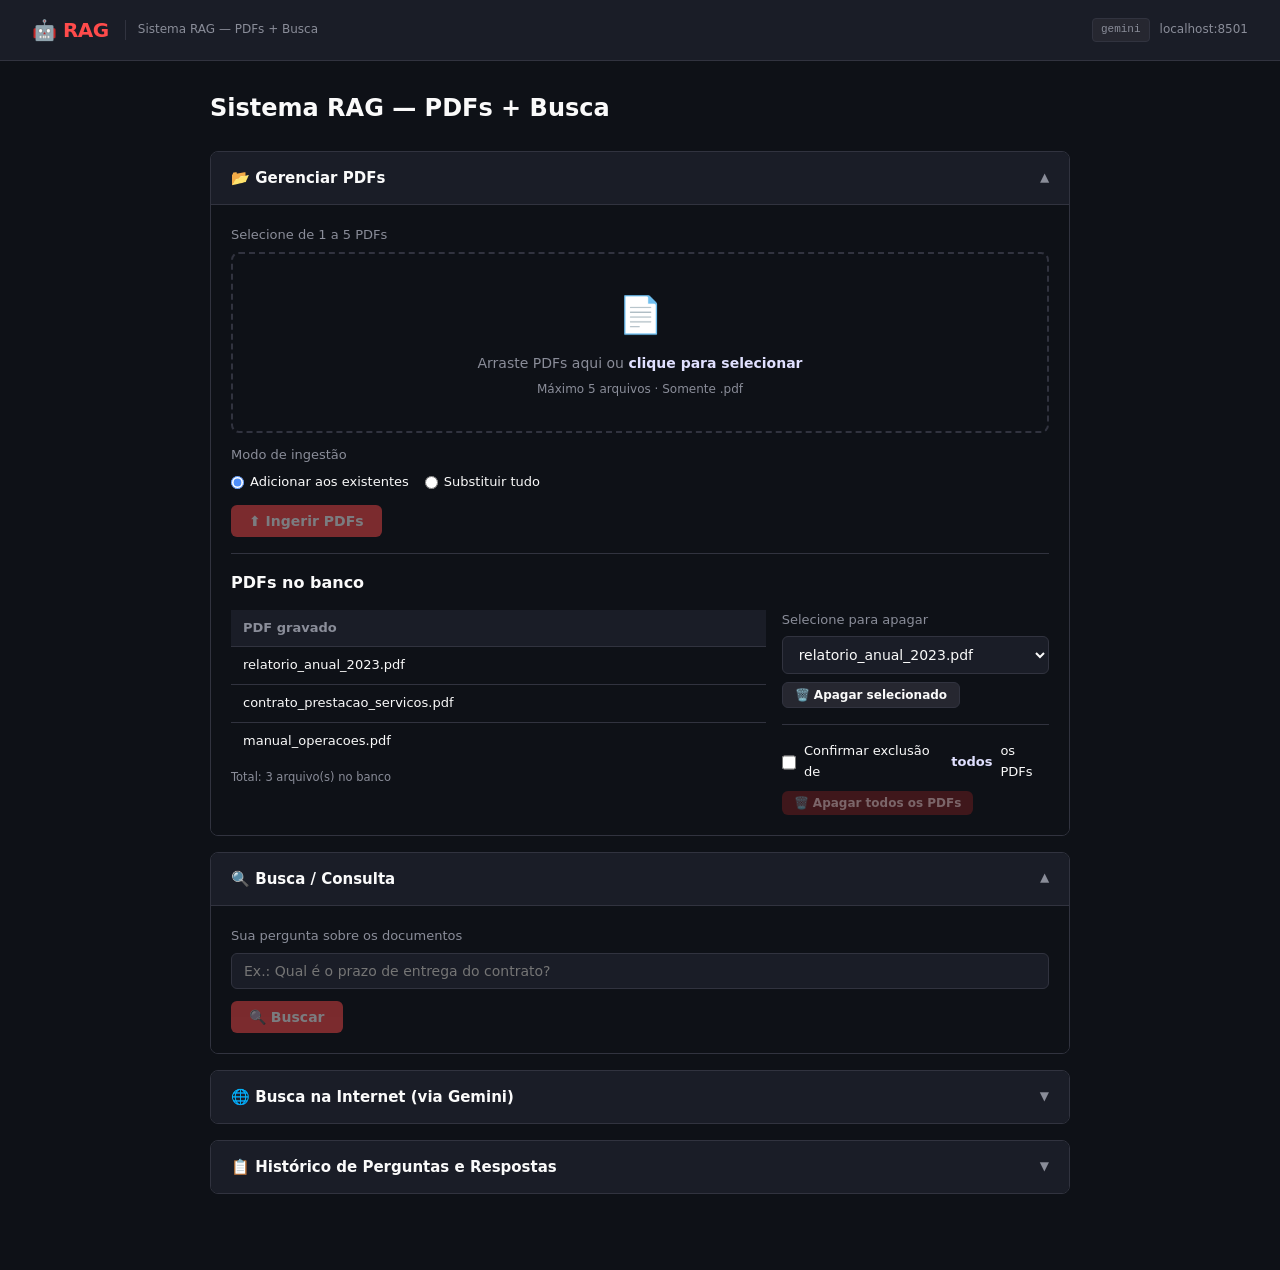
<file: documentacao/prototipo/prototipo.html>
<!DOCTYPE html>
<html lang="pt-BR">
<head>
<meta charset="UTF-8" />
<meta name="viewport" content="width=device-width, initial-scale=1.0" />
<title>Sistema RAG — Protótipo</title>
<style>
  /* ── Reset & Base ─────────────────────────────────────────── */
  *, *::before, *::after { box-sizing: border-box; margin: 0; padding: 0; }

  :root {
    --bg:        #0e1117;
    --surface:   #1a1d27;
    --surface2:  #262730;
    --border:    #31333f;
    --primary:   #ff4b4b;
    --primary-h: #c73333;
    --secondary: #4f8ef7;
    --success:   #21c354;
    --warning:   #faca2b;
    --info:      #3d9df3;
    --text:      #fafafa;
    --muted:     #8a8d99;
    --radius:    8px;
    --shadow:    0 2px 12px rgba(0,0,0,.45);
    --font:      'Segoe UI', system-ui, sans-serif;
  }

  body {
    background: var(--bg);
    color: var(--text);
    font-family: var(--font);
    font-size: 14px;
    line-height: 1.6;
    min-height: 100vh;
  }

  /* ── Layout ───────────────────────────────────────────────── */
  .app {
    display: flex;
    flex-direction: column;
    min-height: 100vh;
  }

  header {
    background: var(--surface);
    border-bottom: 1px solid var(--border);
    padding: 14px 32px;
    display: flex;
    align-items: center;
    gap: 12px;
    position: sticky;
    top: 0;
    z-index: 100;
  }

  header .logo {
    font-size: 20px;
    font-weight: 700;
    color: var(--primary);
    letter-spacing: -.5px;
  }

  header .subtitle {
    font-size: 12px;
    color: var(--muted);
    border-left: 1px solid var(--border);
    padding-left: 12px;
    margin-left: 4px;
  }

  .main {
    max-width: 900px;
    margin: 0 auto;
    padding: 28px 20px 60px;
    width: 100%;
  }

  h1 {
    font-size: 24px;
    font-weight: 700;
    margin-bottom: 24px;
    color: var(--text);
  }

  /* ── Expander ─────────────────────────────────────────────── */
  .expander {
    border: 1px solid var(--border);
    border-radius: var(--radius);
    margin-bottom: 16px;
    overflow: hidden;
  }

  .expander-header {
    background: var(--surface);
    padding: 14px 20px;
    cursor: pointer;
    display: flex;
    align-items: center;
    justify-content: space-between;
    user-select: none;
    transition: background .15s;
    font-weight: 600;
    font-size: 15px;
  }

  .expander-header:hover { background: var(--surface2); }

  .expander-header .chevron {
    font-size: 12px;
    color: var(--muted);
    transition: transform .2s;
  }

  .expander-body {
    background: var(--bg);
    padding: 20px;
    border-top: 1px solid var(--border);
    display: none;
  }

  .expander.open .expander-body { display: block; }
  .expander.open .chevron { transform: rotate(180deg); }

  /* ── Form elements ────────────────────────────────────────── */
  label { display: block; margin-bottom: 6px; font-size: 13px; color: var(--muted); }

  input[type="text"], select, textarea {
    width: 100%;
    background: var(--surface);
    border: 1px solid var(--border);
    border-radius: 6px;
    padding: 9px 12px;
    color: var(--text);
    font-family: var(--font);
    font-size: 14px;
    outline: none;
    transition: border .15s;
  }

  input[type="text"]:focus,
  select:focus,
  textarea:focus {
    border-color: var(--secondary);
  }

  textarea { resize: vertical; min-height: 80px; }

  /* ── Buttons ──────────────────────────────────────────────── */
  .btn {
    display: inline-flex;
    align-items: center;
    gap: 6px;
    padding: 8px 18px;
    border-radius: 6px;
    border: none;
    cursor: pointer;
    font-family: var(--font);
    font-size: 14px;
    font-weight: 600;
    transition: background .15s, transform .1s;
  }

  .btn:active { transform: scale(.97); }

  .btn-primary { background: var(--primary); color: #fff; }
  .btn-primary:hover { background: var(--primary-h); }

  .btn-secondary {
    background: var(--surface2);
    color: var(--text);
    border: 1px solid var(--border);
  }
  .btn-secondary:hover { background: var(--border); }

  .btn-danger { background: #7b2020; color: #fcc; }
  .btn-danger:hover { background: #9b2626; }

  .btn:disabled {
    opacity: .45;
    cursor: not-allowed;
    transform: none;
  }

  .btn-sm { padding: 5px 12px; font-size: 12px; }

  /* ── Alerts ───────────────────────────────────────────────── */
  .alert {
    padding: 10px 16px;
    border-radius: 6px;
    margin: 10px 0;
    font-size: 13px;
    display: flex;
    align-items: flex-start;
    gap: 8px;
  }

  .alert-success { background: #0d3321; border-left: 3px solid var(--success); color: #7deba0; }
  .alert-info    { background: #0d2340; border-left: 3px solid var(--info);    color: #7dc6f5; }
  .alert-warning { background: #302410; border-left: 3px solid var(--warning); color: #f5d87d; }
  .alert-error   { background: #3b0d0d; border-left: 3px solid var(--primary); color: #f57d7d; }

  /* ── Cards / surfaces ─────────────────────────────────────── */
  .card {
    background: var(--surface);
    border: 1px solid var(--border);
    border-radius: var(--radius);
    padding: 16px;
    margin: 10px 0;
  }

  .card-sm { padding: 10px 14px; }

  /* ── Grid ─────────────────────────────────────────────────── */
  .row { display: flex; gap: 16px; }
  .col { flex: 1; }
  .col-2 { flex: 2; }
  .col-3 { flex: 3; }

  /* ── Table ────────────────────────────────────────────────── */
  table { width: 100%; border-collapse: collapse; font-size: 13px; }
  th { text-align: left; padding: 8px 12px; background: var(--surface); color: var(--muted); font-weight: 600; border-bottom: 1px solid var(--border); }
  td { padding: 8px 12px; border-bottom: 1px solid var(--border); }
  tr:last-child td { border-bottom: none; }
  tr:hover td { background: var(--surface2); }

  /* ── Divider ──────────────────────────────────────────────── */
  hr { border: none; border-top: 1px solid var(--border); margin: 16px 0; }

  /* ── Badge ────────────────────────────────────────────────── */
  .badge {
    display: inline-block;
    padding: 2px 8px;
    border-radius: 20px;
    font-size: 11px;
    font-weight: 700;
    letter-spacing: .3px;
  }

  .badge-rag  { background: #1a3060; color: #7dc6f5; }
  .badge-web  { background: #1a3020; color: #7debaa; }
  .badge-cache{ background: #302415; color: #f5c87d; }

  /* ── Radio ────────────────────────────────────────────────── */
  .radio-group { display: flex; gap: 16px; }

  .radio-group label {
    display: flex;
    align-items: center;
    gap: 6px;
    cursor: pointer;
    color: var(--text);
    margin: 0;
  }

  input[type="radio"] { accent-color: var(--secondary); }

  /* ── Checkbox ─────────────────────────────────────────────── */
  .checkbox-label {
    display: flex;
    align-items: center;
    gap: 8px;
    cursor: pointer;
    font-size: 13px;
    color: var(--text);
  }

  input[type="checkbox"] { accent-color: var(--secondary); width: 15px; height: 15px; }

  /* ── Upload zone ──────────────────────────────────────────── */
  .upload-zone {
    border: 2px dashed var(--border);
    border-radius: var(--radius);
    padding: 32px;
    text-align: center;
    cursor: pointer;
    transition: border-color .2s, background .2s;
    color: var(--muted);
  }

  .upload-zone:hover,
  .upload-zone.drag { border-color: var(--secondary); background: rgba(79,142,247,.06); }

  .upload-zone input { display: none; }
  .upload-zone .icon { font-size: 36px; margin-bottom: 8px; }
  .upload-zone .hint { font-size: 12px; margin-top: 6px; }

  /* ── Spinner ──────────────────────────────────────────────── */
  @keyframes spin { to { transform: rotate(360deg); } }

  .spinner {
    display: inline-block;
    width: 16px;
    height: 16px;
    border: 2px solid var(--border);
    border-top-color: var(--secondary);
    border-radius: 50%;
    animation: spin .7s linear infinite;
  }

  .spinner-wrap {
    display: none;
    align-items: center;
    gap: 10px;
    padding: 10px 0;
    color: var(--muted);
    font-size: 13px;
  }

  .spinner-wrap.active { display: flex; }

  /* ── Response box ─────────────────────────────────────────── */
  .response-box {
    background: var(--surface);
    border: 1px solid var(--border);
    border-radius: var(--radius);
    padding: 16px;
    max-height: 300px;
    overflow-y: auto;
    font-size: 13.5px;
    line-height: 1.75;
    white-space: pre-wrap;
    display: none;
  }

  .response-box.active { display: block; }

  /* ── Chunk card ───────────────────────────────────────────── */
  .chunk {
    border-left: 3px solid var(--secondary);
    padding: 10px 14px;
    margin: 8px 0;
    background: var(--surface);
    border-radius: 0 var(--radius) var(--radius) 0;
    font-size: 12.5px;
  }

  .chunk .chunk-meta { color: var(--muted); margin-bottom: 4px; font-size: 12px; }
  .chunk .chunk-text { color: #cdd; font-style: italic; }

  /* ── Source link ──────────────────────────────────────────── */
  .source-link {
    display: flex;
    align-items: center;
    gap: 10px;
    padding: 8px 12px;
    background: var(--surface);
    border-radius: 6px;
    margin: 6px 0;
    font-size: 13px;
    border: 1px solid var(--border);
  }

  .source-link a { color: var(--secondary); text-decoration: none; }
  .source-link a:hover { text-decoration: underline; }
  .source-link .num { color: var(--muted); font-weight: 700; min-width: 20px; }

  /* ── History item ─────────────────────────────────────────── */
  .hist-item {
    border: 1px solid var(--border);
    border-radius: var(--radius);
    margin-bottom: 10px;
    overflow: hidden;
  }

  .hist-header {
    background: var(--surface);
    padding: 10px 16px;
    cursor: pointer;
    display: flex;
    align-items: center;
    justify-content: space-between;
    font-size: 13px;
    user-select: none;
  }

  .hist-header:hover { background: var(--surface2); }

  .hist-body {
    display: none;
    padding: 16px;
    border-top: 1px solid var(--border);
    background: var(--bg);
    font-size: 13px;
  }

  .hist-body.open { display: block; }

  /* ── Caption / helper text ────────────────────────────────── */
  .caption { font-size: 11.5px; color: var(--muted); margin-top: 4px; }

  /* ── Section title ────────────────────────────────────────── */
  .section-title { font-size: 16px; font-weight: 700; margin-bottom: 14px; }

  /* ── Tag ──────────────────────────────────────────────────── */
  .tag {
    display: inline-block;
    background: var(--surface2);
    border: 1px solid var(--border);
    border-radius: 4px;
    padding: 2px 8px;
    font-size: 11px;
    color: var(--muted);
    font-family: monospace;
  }

  /* ── Scrollbar ────────────────────────────────────────────── */
  ::-webkit-scrollbar { width: 6px; height: 6px; }
  ::-webkit-scrollbar-track { background: var(--bg); }
  ::-webkit-scrollbar-thumb { background: var(--border); border-radius: 3px; }

  /* ── Util ─────────────────────────────────────────────────── */
  .mt8  { margin-top: 8px; }
  .mt12 { margin-top: 12px; }
  .mt16 { margin-top: 16px; }
  .mb8  { margin-bottom: 8px; }
  .gap8 { gap: 8px; }
  .flex { display: flex; align-items: center; }
  .hidden { display: none !important; }
  strong { color: #e0e0ff; }
</style>
</head>
<body>

<div class="app">

  <!-- ── Header ───────────────────────────────────────────── -->
  <header>
    <div class="logo">🤖 RAG</div>
    <div class="subtitle">Sistema RAG — PDFs + Busca</div>
    <div style="margin-left:auto;display:flex;align-items:center;gap:10px;">
      <span class="tag">gemini</span>
      <span style="font-size:12px;color:var(--muted);">localhost:8501</span>
    </div>
  </header>

  <!-- ── Main ─────────────────────────────────────────────── -->
  <div class="main">

    <h1>Sistema RAG — PDFs + Busca</h1>

    <!-- ════════════════════════════════════════════════════════
         SEÇÃO 1 — Gerenciar PDFs
    ═══════════════════════════════════════════════════════════ -->
    <div class="expander open" id="sec1">
      <div class="expander-header" onclick="toggle('sec1')">
        <span>📂 Gerenciar PDFs</span>
        <span class="chevron">▼</span>
      </div>
      <div class="expander-body">

        <!-- Upload zone -->
        <label>Selecione de 1 a 5 PDFs</label>
        <div class="upload-zone" id="dropzone"
             onclick="document.getElementById('fileInput').click()"
             ondragover="event.preventDefault();this.classList.add('drag')"
             ondragleave="this.classList.remove('drag')"
             ondrop="handleDrop(event)">
          <input type="file" id="fileInput" multiple accept=".pdf"
                 onchange="handleFiles(this.files)" />
          <div class="icon">📄</div>
          <div>Arraste PDFs aqui ou <strong>clique para selecionar</strong></div>
          <div class="hint">Máximo 5 arquivos · Somente .pdf</div>
        </div>

        <!-- File list -->
        <div id="fileList" class="mt8"></div>

        <!-- Modo ingestão -->
        <div class="mt12">
          <label>Modo de ingestão</label>
          <div class="radio-group">
            <label><input type="radio" name="modo" value="adicionar" checked /> Adicionar aos existentes</label>
            <label><input type="radio" name="modo" value="substituir" /> Substituir tudo</label>
          </div>
        </div>

        <div class="mt12 flex gap8">
          <button class="btn btn-primary" id="btnIngerir" onclick="ingerir()" disabled>
            ⬆️ Ingerir PDFs
          </button>
        </div>

        <div class="spinner-wrap mt8" id="spinIngest">
          <div class="spinner"></div> Processando arquivos…
        </div>

        <div id="ingestMsg"></div>

        <!-- PDFs no banco -->
        <hr />
        <div class="section-title">PDFs no banco</div>

        <div class="row">
          <div class="col-2">
            <table id="tblPdfs">
              <thead><tr><th>PDF gravado</th></tr></thead>
              <tbody>
                <tr><td>relatorio_anual_2023.pdf</td></tr>
                <tr><td>contrato_prestacao_servicos.pdf</td></tr>
                <tr><td>manual_operacoes.pdf</td></tr>
              </tbody>
            </table>
            <div class="caption mt8" id="captionPdfs">Total: 3 arquivo(s) no banco</div>
          </div>
          <div class="col">
            <label>Selecione para apagar</label>
            <select id="selPdf">
              <option>relatorio_anual_2023.pdf</option>
              <option>contrato_prestacao_servicos.pdf</option>
              <option>manual_operacoes.pdf</option>
            </select>
            <div class="mt8">
              <button class="btn btn-secondary btn-sm" onclick="apagarSel()">🗑️ Apagar selecionado</button>
            </div>
            <hr />
            <label class="checkbox-label">
              <input type="checkbox" id="chkConfirm" onchange="document.getElementById('btnApagarTodos').disabled=!this.checked" />
              Confirmar exclusão de <strong>todos</strong> os PDFs
            </label>
            <div class="mt8">
              <button class="btn btn-danger btn-sm" id="btnApagarTodos" onclick="apagarTodos()" disabled>
                🗑️ Apagar todos os PDFs
              </button>
            </div>
          </div>
        </div>

        <div id="pdfMsg"></div>

      </div>
    </div><!-- /sec1 -->


    <!-- ════════════════════════════════════════════════════════
         SEÇÃO 2 — Busca RAG
    ═══════════════════════════════════════════════════════════ -->
    <div class="expander open" id="sec2">
      <div class="expander-header" onclick="toggle('sec2')">
        <span>🔍 Busca / Consulta</span>
        <span class="chevron">▼</span>
      </div>
      <div class="expander-body">

        <label>Sua pergunta sobre os documentos</label>
        <input type="text" id="inputRag"
               placeholder="Ex.: Qual é o prazo de entrega do contrato?"
               oninput="onRagInput()" />

        <!-- Cache hit simulado -->
        <div id="cacheHitRag" class="hidden">
          <div class="alert alert-warning mt8">
            ⚡ Resposta em cache de <strong id="cacheDate">14/04/2026 09:31</strong>.
            Nenhum token será gerado.
          </div>
          <div class="radio-group mt8">
            <label><input type="radio" name="acaoRag" value="usar" checked /> Usar resposta salva</label>
            <label><input type="radio" name="acaoRag" value="refazer" /> Refazer consulta (gera tokens)</label>
          </div>
        </div>

        <div class="mt12 flex gap8">
          <button class="btn btn-primary" id="btnBuscar" onclick="buscarRag()" disabled>
            🔍 Buscar
          </button>
        </div>

        <div class="spinner-wrap mt8" id="spinRag">
          <div class="spinner"></div> <span id="spinRagTxt">Buscando nos documentos…</span>
        </div>

        <!-- Resposta RAG -->
        <div id="resultadoRag" class="hidden">
          <hr />
          <div class="mb8"><strong>Pergunta:</strong> <span id="perguntaRagExib"></span></div>
          <div class="section-title" id="tituloRag">Resposta</div>
          <div class="response-box active" id="respostaRag"></div>

          <div class="mt12">
            <label class="checkbox-label">
              <input type="checkbox" id="chkChunks" onchange="toggleChunks()" />
              Mostrar chunks recuperados
            </label>
          </div>

          <div id="chunksArea" class="hidden mt8">
            <div class="chunk">
              <div class="chunk-meta">
                <strong>[1]</strong> Score: <span class="tag">0.1342</span> &nbsp;
                Arquivo: <span class="tag">contrato_prestacao_servicos.pdf</span> &nbsp;
                Página: <span class="tag">4</span>
              </div>
              <div class="chunk-text">"O prazo de entrega dos serviços contratados é de 30 (trinta) dias corridos a partir da assinatura deste instrumento, podendo ser prorrogado mediante acordo entre as partes..."</div>
            </div>
            <div class="chunk">
              <div class="chunk-meta">
                <strong>[2]</strong> Score: <span class="tag">0.2187</span> &nbsp;
                Arquivo: <span class="tag">contrato_prestacao_servicos.pdf</span> &nbsp;
                Página: <span class="tag">7</span>
              </div>
              <div class="chunk-text">"Em caso de atraso na entrega, a contratada ficará sujeita à multa de 0,5% por dia útil de atraso, limitada a 10% do valor total do contrato..."</div>
            </div>
            <div class="chunk">
              <div class="chunk-meta">
                <strong>[3]</strong> Score: <span class="tag">0.2891</span> &nbsp;
                Arquivo: <span class="tag">manual_operacoes.pdf</span> &nbsp;
                Página: <span class="tag">12</span>
              </div>
              <div class="chunk-text">"Os prazos estipulados nos contratos devem ser monitorados semanalmente pela equipe de gestão, com relatório mensal ao gestor responsável..."</div>
            </div>
          </div>

          <div class="mt12">
            <button class="btn btn-secondary btn-sm" onclick="downloadPdf('rag')">📄 Baixar PDF desta resposta</button>
          </div>
        </div>

      </div>
    </div><!-- /sec2 -->


    <!-- ════════════════════════════════════════════════════════
         SEÇÃO 3 — Busca na Internet
    ═══════════════════════════════════════════════════════════ -->
    <div class="expander" id="sec3">
      <div class="expander-header" onclick="toggle('sec3')">
        <span>🌐 Busca na Internet (via Gemini)</span>
        <span class="chevron">▼</span>
      </div>
      <div class="expander-body">

        <label>Sua pergunta para a internet</label>
        <input type="text" id="inputWeb"
               placeholder="Ex.: Qual é a cotação do dólar hoje?"
               oninput="onWebInput()" />

        <!-- Cache hit web -->
        <div id="cacheHitWeb" class="hidden">
          <div class="alert alert-warning mt8">
            ⚡ Resposta em cache de <strong>13/04/2026 17:45</strong>.
            Nenhum token será gerado.
          </div>
          <div class="radio-group mt8">
            <label><input type="radio" name="acaoWeb" value="usar" checked /> Usar resposta salva</label>
            <label><input type="radio" name="acaoWeb" value="refazer" /> Refazer consulta (gera tokens)</label>
          </div>
        </div>

        <div class="mt12 flex gap8">
          <button class="btn btn-primary" id="btnBuscarWeb" onclick="buscarWeb()" disabled>
            🌐 Buscar na Internet
          </button>
        </div>

        <div class="spinner-wrap mt8" id="spinWeb">
          <div class="spinner"></div> Buscando na internet…
        </div>

        <!-- Resposta Web -->
        <div id="resultadoWeb" class="hidden">
          <hr />
          <div class="mb8"><strong>Pergunta:</strong> <span id="perguntaWebExib"></span></div>
          <div class="section-title">Resposta</div>
          <div class="response-box active" id="respostaWeb"></div>

          <div id="fontesArea" class="mt12">
            <div class="card card-sm">
              <strong style="font-size:13px;">🔗 Fontes utilizadas (3 links)</strong>
              <div class="mt8">
                <div class="source-link">
                  <span class="num">[1]</span>
                  <a href="#" onclick="return false">Banco Central do Brasil — Taxa de Câmbio</a>
                </div>
                <div class="source-link">
                  <span class="num">[2]</span>
                  <a href="#" onclick="return false">Reuters Brasil — Mercado Financeiro</a>
                </div>
                <div class="source-link">
                  <span class="num">[3]</span>
                  <a href="#" onclick="return false">UOL Economia — Câmbio em tempo real</a>
                </div>
              </div>
            </div>
          </div>

          <div class="mt12">
            <button class="btn btn-secondary btn-sm" onclick="downloadPdf('web')">📄 Baixar PDF desta resposta</button>
          </div>
        </div>

      </div>
    </div><!-- /sec3 -->


    <!-- ════════════════════════════════════════════════════════
         SEÇÃO 4 — Histórico
    ═══════════════════════════════════════════════════════════ -->
    <div class="expander" id="sec4">
      <div class="expander-header" onclick="toggle('sec4')">
        <span>📋 Histórico de Perguntas e Respostas</span>
        <span class="chevron">▼</span>
      </div>
      <div class="expander-body">

        <div class="caption mb8">Total: 5 registro(s) salvos</div>

        <label>🔎 Filtrar por texto</label>
        <input type="text" id="filtroHist" placeholder="Digite para filtrar perguntas…"
               oninput="filtrarHist()" />

        <div class="mt12" id="histLista">

          <!-- Registro 1 — RAG -->
          <div class="hist-item" data-texto="prazo entrega contrato documentos">
            <div class="hist-header" onclick="toggleHist(this)">
              <div class="flex gap8">
                <span>🗓 14/04/2026 10:22</span>
                <span class="badge badge-rag">📄 RAG</span>
              </div>
              <div style="color:var(--muted);flex:1;margin:0 16px;overflow:hidden;text-overflow:ellipsis;white-space:nowrap;">
                Qual é o prazo de entrega do contrato?
              </div>
              <span style="color:var(--muted);font-size:12px;">▼</span>
            </div>
            <div class="hist-body">
              <p><strong>Pergunta:</strong> Qual é o prazo de entrega do contrato?</p>
              <p class="mt8"><strong>Resposta:</strong></p>
              <div class="card mt8" style="font-size:13px;">
                Com base nos documentos analisados, o prazo de entrega dos serviços contratados é de <strong>30 dias corridos</strong> a partir da assinatura do contrato. Em caso de atraso, aplica-se multa de 0,5% por dia útil, limitada a 10% do valor total.
              </div>
              <div class="card mt8 card-sm">
                <strong style="font-size:12px;">Chunks utilizados (3)</strong>
                <div class="chunk mt8">
                  <div class="chunk-meta"><strong>[1]</strong> Score: <span class="tag">0.1342</span> &nbsp; contrato_prestacao_servicos.pdf &nbsp; Pág. 4</div>
                  <div class="chunk-text">"O prazo de entrega dos serviços contratados é de 30 (trinta) dias corridos…"</div>
                </div>
              </div>
              <div class="row mt12 gap8">
                <button class="btn btn-secondary btn-sm" onclick="downloadPdf('hist')">📄 Baixar PDF</button>
                <button class="btn btn-danger btn-sm" onclick="apagarRegistro(this)">🗑️ Apagar este registro</button>
              </div>
            </div>
          </div>

          <!-- Registro 2 — WEB -->
          <div class="hist-item" data-texto="dólar cotação câmbio internet hoje">
            <div class="hist-header" onclick="toggleHist(this)">
              <div class="flex gap8">
                <span>🗓 13/04/2026 17:45</span>
                <span class="badge badge-web">🌐 Web</span>
              </div>
              <div style="color:var(--muted);flex:1;margin:0 16px;overflow:hidden;text-overflow:ellipsis;white-space:nowrap;">
                Qual é a cotação do dólar hoje?
              </div>
              <span style="color:var(--muted);font-size:12px;">▼</span>
            </div>
            <div class="hist-body">
              <p><strong>Pergunta:</strong> Qual é a cotação do dólar hoje?</p>
              <p class="mt8"><strong>Resposta:</strong></p>
              <div class="card mt8" style="font-size:13px;">
                Hoje, 13/04/2026, o dólar americano (USD) está cotado a <strong>R$ 5,78</strong> na compra e <strong>R$ 5,81</strong> na venda, de acordo com o Banco Central do Brasil. A moeda acumula alta de 1,2% na semana.
              </div>
              <div class="card mt8 card-sm">
                <strong style="font-size:12px;">🔗 Fontes (3 links)</strong>
                <div class="source-link mt8">
                  <span class="num">[1]</span>
                  <a href="#" onclick="return false">Banco Central do Brasil — Taxa de Câmbio</a>
                </div>
                <div class="source-link">
                  <span class="num">[2]</span>
                  <a href="#" onclick="return false">Reuters Brasil — Mercado Financeiro</a>
                </div>
              </div>
              <div class="row mt12 gap8">
                <button class="btn btn-secondary btn-sm" onclick="downloadPdf('hist')">📄 Baixar PDF</button>
                <button class="btn btn-danger btn-sm" onclick="apagarRegistro(this)">🗑️ Apagar este registro</button>
              </div>
            </div>
          </div>

          <!-- Registro 3 — RAG -->
          <div class="hist-item" data-texto="multa atraso pagamento documentos">
            <div class="hist-header" onclick="toggleHist(this)">
              <div class="flex gap8">
                <span>🗓 13/04/2026 14:10</span>
                <span class="badge badge-rag">📄 RAG</span>
              </div>
              <div style="color:var(--muted);flex:1;margin:0 16px;overflow:hidden;text-overflow:ellipsis;white-space:nowrap;">
                Qual é a multa por atraso no pagamento?
              </div>
              <span style="color:var(--muted);font-size:12px;">▼</span>
            </div>
            <div class="hist-body">
              <p><strong>Pergunta:</strong> Qual é a multa por atraso no pagamento?</p>
              <p class="mt8"><strong>Resposta:</strong></p>
              <div class="card mt8" style="font-size:13px;">
                Conforme o contrato, o atraso no pagamento implica multa de <strong>2%</strong> sobre o valor da parcela vencida, acrescida de juros moratórios de <strong>1% ao mês</strong>, calculados pro rata die.
              </div>
              <div class="row mt12 gap8">
                <button class="btn btn-secondary btn-sm" onclick="downloadPdf('hist')">📄 Baixar PDF</button>
                <button class="btn btn-danger btn-sm" onclick="apagarRegistro(this)">🗑️ Apagar este registro</button>
              </div>
            </div>
          </div>

          <!-- Registro 4 — WEB -->
          <div class="hist-item" data-texto="inteligência artificial ia tendências 2025 internet">
            <div class="hist-header" onclick="toggleHist(this)">
              <div class="flex gap8">
                <span>🗓 12/04/2026 09:05</span>
                <span class="badge badge-web">🌐 Web</span>
              </div>
              <div style="color:var(--muted);flex:1;margin:0 16px;overflow:hidden;text-overflow:ellipsis;white-space:nowrap;">
                Quais são as tendências de IA em 2025?
              </div>
              <span style="color:var(--muted);font-size:12px;">▼</span>
            </div>
            <div class="hist-body">
              <p><strong>Pergunta:</strong> Quais são as tendências de IA em 2025?</p>
              <p class="mt8"><strong>Resposta:</strong></p>
              <div class="card mt8" style="font-size:13px;">
                As principais tendências de Inteligência Artificial em 2025 incluem: modelos multimodais de grande escala, agentes autônomos, IA generativa aplicada ao setor empresarial, regulamentação crescente na Europa e EUA, e o avanço dos modelos de raciocínio (reasoning models).
              </div>
              <div class="row mt12 gap8">
                <button class="btn btn-secondary btn-sm" onclick="downloadPdf('hist')">📄 Baixar PDF</button>
                <button class="btn btn-danger btn-sm" onclick="apagarRegistro(this)">🗑️ Apagar este registro</button>
              </div>
            </div>
          </div>

          <!-- Registro 5 — RAG -->
          <div class="hist-item" data-texto="vigência contrato período documentos">
            <div class="hist-header" onclick="toggleHist(this)">
              <div class="flex gap8">
                <span>🗓 11/04/2026 16:50</span>
                <span class="badge badge-rag">📄 RAG</span>
              </div>
              <div style="color:var(--muted);flex:1;margin:0 16px;overflow:hidden;text-overflow:ellipsis;white-space:nowrap;">
                Por quanto tempo é válido o contrato?
              </div>
              <span style="color:var(--muted);font-size:12px;">▼</span>
            </div>
            <div class="hist-body">
              <p><strong>Pergunta:</strong> Por quanto tempo é válido o contrato?</p>
              <p class="mt8"><strong>Resposta:</strong></p>
              <div class="card mt8" style="font-size:13px;">
                O contrato tem vigência de <strong>12 meses</strong>, contados a partir da data de assinatura, podendo ser renovado por igual período mediante manifestação das partes com antecedência mínima de 30 dias.
              </div>
              <div class="row mt12 gap8">
                <button class="btn btn-secondary btn-sm" onclick="downloadPdf('hist')">📄 Baixar PDF</button>
                <button class="btn btn-danger btn-sm" onclick="apagarRegistro(this)">🗑️ Apagar este registro</button>
              </div>
            </div>
          </div>

        </div><!-- /histLista -->

        <div id="histVazio" class="hidden">
          <div class="alert alert-info">Nenhuma pergunta encontrada com este filtro.</div>
        </div>

      </div>
    </div><!-- /sec4 -->

  </div><!-- /main -->
</div><!-- /app -->


<script>
/* ── Expander toggle ───────────────────────────────────────── */
function toggle(id) {
  document.getElementById(id).classList.toggle('open');
}

/* ── History item toggle ───────────────────────────────────── */
function toggleHist(header) {
  header.nextElementSibling.classList.toggle('open');
}

/* ── File upload ───────────────────────────────────────────── */
let selectedFiles = [];

function handleFiles(files) {
  selectedFiles = Array.from(files).slice(0, 5);
  renderFileList();
}

function handleDrop(e) {
  e.preventDefault();
  document.getElementById('dropzone').classList.remove('drag');
  handleFiles(e.dataTransfer.files);
}

function renderFileList() {
  const el = document.getElementById('fileList');
  if (!selectedFiles.length) { el.innerHTML = ''; document.getElementById('btnIngerir').disabled = true; return; }
  el.innerHTML = selectedFiles.map((f, i) =>
    `<div class="flex gap8 mt8" style="font-size:13px;">
       <span>📄</span>
       <span>${f.name}</span>
       <span class="tag">${(f.size/1024).toFixed(1)} KB</span>
       <button class="btn btn-secondary btn-sm" style="margin-left:auto;padding:2px 8px;" onclick="removeFile(${i})">✕</button>
     </div>`
  ).join('');
  if (selectedFiles.length > 5) {
    el.innerHTML += `<div class="alert alert-warning mt8">Máximo 5 arquivos. Somente os 5 primeiros serão processados.</div>`;
  }
  document.getElementById('btnIngerir').disabled = false;
}

function removeFile(i) {
  selectedFiles.splice(i, 1);
  renderFileList();
}

/* ── Ingerir PDFs ──────────────────────────────────────────── */
function ingerir() {
  const spin = document.getElementById('spinIngest');
  const msg  = document.getElementById('ingestMsg');
  const btn  = document.getElementById('btnIngerir');
  btn.disabled = true;
  spin.classList.add('active');
  msg.innerHTML = '';

  const n = selectedFiles.length;
  const chunks = Math.floor(Math.random() * 80) + n * 30;

  setTimeout(() => {
    spin.classList.remove('active');
    btn.disabled = false;
    msg.innerHTML = `<div class="alert alert-success mt8">✅ ${chunks} chunk(s) gravados com sucesso.</div>`;

    // Adiciona à tabela
    const tbody = document.querySelector('#tblPdfs tbody');
    selectedFiles.forEach(f => {
      const tr = document.createElement('tr');
      tr.innerHTML = `<td>${f.name}</td>`;
      tbody.appendChild(tr);

      const opt = document.createElement('option');
      opt.textContent = f.name;
      document.getElementById('selPdf').appendChild(opt);
    });

    const total = tbody.querySelectorAll('tr').length;
    document.getElementById('captionPdfs').textContent = `Total: ${total} arquivo(s) no banco`;
    selectedFiles = [];
    renderFileList();
  }, 2200);
}

/* ── Apagar PDF ────────────────────────────────────────────── */
function apagarSel() {
  const sel  = document.getElementById('selPdf');
  const nome = sel.value;
  if (!nome) return;

  const tbody = document.querySelector('#tblPdfs tbody');
  tbody.querySelectorAll('tr').forEach(tr => {
    if (tr.cells[0].textContent === nome) tr.remove();
  });
  sel.querySelector(`option[value="${nome}"]`)?.remove();
  sel.remove(); // rebuild
  rebuildSelect();

  const total = tbody.querySelectorAll('tr').length;
  document.getElementById('captionPdfs').textContent = `Total: ${total} arquivo(s) no banco`;
  document.getElementById('pdfMsg').innerHTML = `<div class="alert alert-success mt8">✅ Chunks de '${nome}' removidos.</div>`;
}

function rebuildSelect() {
  const tbody  = document.querySelector('#tblPdfs tbody');
  const parent = document.getElementById('selPdf').parentNode;
  const sel    = document.createElement('select');
  sel.id = 'selPdf';
  tbody.querySelectorAll('tr').forEach(tr => {
    const opt = document.createElement('option');
    opt.textContent = tr.cells[0].textContent;
    sel.appendChild(opt);
  });
  parent.insertBefore(sel, parent.querySelector('.mt8'));
  parent.removeChild(parent.querySelector('select:not(#selPdf)'));
}

function apagarTodos() {
  document.querySelector('#tblPdfs tbody').innerHTML = '';
  const sel = document.getElementById('selPdf');
  sel.innerHTML = '';
  document.getElementById('captionPdfs').textContent = 'Total: 0 arquivo(s) no banco';
  document.getElementById('chkConfirm').checked = false;
  document.getElementById('btnApagarTodos').disabled = true;
  document.getElementById('pdfMsg').innerHTML = `<div class="alert alert-success mt8">✅ Todos os chunks removidos. Banco vazio.</div>`;
}

/* ── RAG search ────────────────────────────────────────────── */
const respostasRag = {
  default: `Com base nos documentos analisados, o prazo de entrega dos serviços contratados é de **30 dias corridos** a partir da assinatura do contrato.\n\nEm caso de atraso, aplica-se multa de 0,5% por dia útil, limitada a 10% do valor total do contrato, conforme Cláusula 8ª do instrumento.`,
  cache:   `Com base nos documentos analisados, o prazo de entrega dos serviços contratados é de **30 dias corridos** a partir da assinatura do contrato. [CACHE]`,
};

let ragTimeout;

function onRagInput() {
  const v = document.getElementById('inputRag').value.trim();
  document.getElementById('btnBuscar').disabled = !v;

  // Simula detecção de cache para perguntas específicas
  const cacheHit = v.toLowerCase().includes('prazo');
  document.getElementById('cacheHitRag').classList.toggle('hidden', !cacheHit);
  document.getElementById('resultadoRag').classList.add('hidden');
}

function buscarRag() {
  const pergunta = document.getElementById('inputRag').value.trim();
  if (!pergunta) return;

  const usarCache = !document.getElementById('cacheHitRag').classList.contains('hidden')
    && document.querySelector('input[name="acaoRag"]:checked')?.value === 'usar';

  const spin   = document.getElementById('spinRag');
  const spinTxt= document.getElementById('spinRagTxt');
  const btn    = document.getElementById('btnBuscar');
  btn.disabled = true;

  if (usarCache) {
    spin.classList.add('active');
    spinTxt.textContent = 'Carregando resposta do cache…';
    setTimeout(() => exibirRespostaRag(pergunta, respostasRag.cache, true), 600);
  } else {
    spin.classList.add('active');
    spinTxt.textContent = 'Buscando nos documentos…';
    setTimeout(() => {
      spinTxt.textContent = 'Gerando resposta com o LLM…';
      setTimeout(() => exibirRespostaRag(pergunta, respostasRag.default, false), 1400);
    }, 1200);
  }
}

function exibirRespostaRag(pergunta, resposta, cache) {
  document.getElementById('spinRag').classList.remove('active');
  document.getElementById('btnBuscar').disabled = false;

  document.getElementById('perguntaRagExib').textContent = pergunta;
  document.getElementById('respostaRag').textContent = resposta;
  document.getElementById('tituloRag').textContent = cache ? 'Resposta (cache)' : 'Resposta';
  document.getElementById('resultadoRag').classList.remove('hidden');
  document.getElementById('chkChunks').checked = false;
  document.getElementById('chunksArea').classList.add('hidden');
}

function toggleChunks() {
  document.getElementById('chunksArea').classList.toggle('hidden',
    !document.getElementById('chkChunks').checked);
}

/* ── Web search ────────────────────────────────────────────── */
const respostasWeb = {
  default: `Hoje, 14/04/2026, o dólar americano (USD) está cotado a R$ 5,78 na compra e R$ 5,81 na venda, de acordo com o Banco Central do Brasil.\n\nA moeda americana acumula alta de 1,2% na semana, impulsionada por tensões no cenário internacional e dados de inflação acima do esperado nos EUA.`,
  generica: `Com base nas informações mais recentes disponíveis na internet, aqui está a resposta para sua pergunta.\n\nEsta resposta foi gerada pelo Gemini com Google Search grounding, utilizando fontes verificadas e atualizadas em tempo real.`,
};

function onWebInput() {
  const v = document.getElementById('inputWeb').value.trim();
  document.getElementById('btnBuscarWeb').disabled = !v;

  const cacheHit = v.toLowerCase().includes('dólar') || v.toLowerCase().includes('dolar');
  document.getElementById('cacheHitWeb').classList.toggle('hidden', !cacheHit);
  document.getElementById('resultadoWeb').classList.add('hidden');
}

function buscarWeb() {
  const pergunta = document.getElementById('inputWeb').value.trim();
  if (!pergunta) return;

  const usarCache = !document.getElementById('cacheHitWeb').classList.contains('hidden')
    && document.querySelector('input[name="acaoWeb"]:checked')?.value === 'usar';

  const spin = document.getElementById('spinWeb');
  const btn  = document.getElementById('btnBuscarWeb');
  btn.disabled = true;
  spin.classList.add('active');

  const tempoMs = usarCache ? 500 : 2500;
  const isDolar = pergunta.toLowerCase().includes('dólar') || pergunta.toLowerCase().includes('dolar');
  const resp    = isDolar ? respostasWeb.default : respostasWeb.generica;

  setTimeout(() => {
    spin.classList.remove('active');
    btn.disabled = false;
    document.getElementById('perguntaWebExib').textContent = pergunta;
    document.getElementById('respostaWeb').textContent = resp;
    document.getElementById('resultadoWeb').classList.remove('hidden');
  }, tempoMs);
}

/* ── Histórico filter ──────────────────────────────────────── */
function filtrarHist() {
  const q = document.getElementById('filtroHist').value.toLowerCase();
  const items = document.querySelectorAll('#histLista .hist-item');
  let visiveis = 0;

  items.forEach(item => {
    const txt = item.getAttribute('data-texto') || '';
    const match = !q || txt.includes(q);
    item.style.display = match ? '' : 'none';
    if (match) visiveis++;
  });

  document.getElementById('histVazio').classList.toggle('hidden', visiveis > 0);
}

/* ── Apagar registro do histórico ─────────────────────────── */
function apagarRegistro(btn) {
  const item = btn.closest('.hist-item');
  item.style.transition = 'opacity .3s';
  item.style.opacity = '0';
  setTimeout(() => item.remove(), 300);
}

/* ── Download PDF (simulado) ───────────────────────────────── */
function downloadPdf(tipo) {
  const el = document.createElement('div');
  el.className = 'alert alert-success';
  el.style.cssText = 'position:fixed;bottom:24px;right:24px;z-index:9999;animation:fadeIn .3s;min-width:260px;';
  el.innerHTML = '📄 PDF gerado! Download iniciado.';
  document.body.appendChild(el);
  setTimeout(() => el.remove(), 2500);
}
</script>

</body>
</html>
</file>
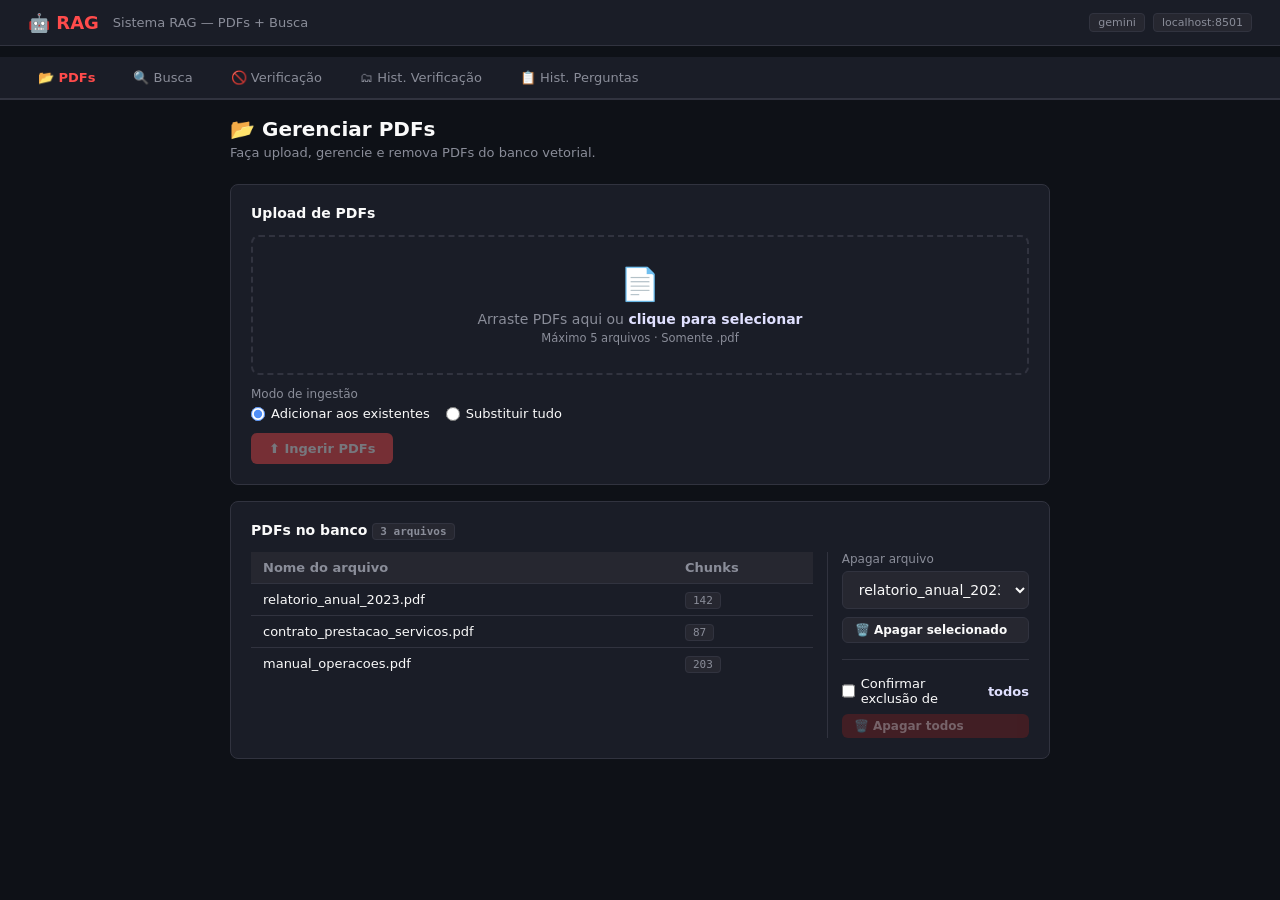
<file: documentacao/prototipo/prototipoabas.html>
<!DOCTYPE html>
<html lang="pt-BR">
<head>
<meta charset="UTF-8"/>
<meta name="viewport" content="width=device-width,initial-scale=1.0"/>
<title>Sistema RAG — Abas</title>
<style>
*,*::before,*::after{box-sizing:border-box;margin:0;padding:0}
:root{
  --bg:#0e1117;--surface:#1a1d27;--surface2:#262730;--border:#31333f;
  --primary:#ff4b4b;--primary-h:#c73333;--blue:#4f8ef7;
  --green:#21c354;--yellow:#faca2b;--red:#e03131;
  --text:#fafafa;--muted:#8a8d99;--radius:8px;
  --font:'Segoe UI',system-ui,sans-serif;
}
body{background:var(--bg);color:var(--text);font-family:var(--font);font-size:14px;min-height:100vh}

/* ── Header ── */
.app-header{
  background:var(--surface);border-bottom:1px solid var(--border);
  padding:12px 28px;display:flex;align-items:center;gap:14px;
  position:sticky;top:0;z-index:200;
}
.app-logo{font-size:18px;font-weight:800;color:var(--primary)}
.app-tag{font-size:11px;color:var(--muted);background:var(--surface2);
  border:1px solid var(--border);border-radius:4px;padding:2px 8px}

/* ── Tab bar ── */
.tab-bar{
  background:var(--surface);border-bottom:2px solid var(--border);
  display:flex;overflow-x:auto;padding:0 20px;gap:2px;
  position:sticky;top:57px;z-index:190;
}
.tab-bar::-webkit-scrollbar{height:3px}
.tab-bar::-webkit-scrollbar-thumb{background:var(--border)}
.tab-btn{
  display:flex;align-items:center;gap:7px;padding:13px 18px;
  border:none;background:transparent;color:var(--muted);cursor:pointer;
  font-family:var(--font);font-size:13px;font-weight:500;
  border-bottom:2px solid transparent;margin-bottom:-2px;white-space:nowrap;
  transition:color .15s,border-color .15s;
}
.tab-btn:hover{color:var(--text)}
.tab-btn.active{color:var(--primary);border-bottom-color:var(--primary);font-weight:600}
.tab-btn .badge{
  background:var(--surface2);border:1px solid var(--border);
  border-radius:10px;padding:1px 7px;font-size:11px;
}
.tab-btn.active .badge{background:rgba(255,75,75,.15);border-color:rgba(255,75,75,.3);color:var(--primary)}

/* ── Content ── */
.content{max-width:860px;margin:0 auto;padding:28px 20px 60px}
.tab-panel{display:none}
.tab-panel.active{display:block}

/* ── Page title ── */
.page-title{font-size:20px;font-weight:700;margin-bottom:4px}
.page-desc{font-size:13px;color:var(--muted);margin-bottom:24px}

/* ── Card ── */
.card{background:var(--surface);border:1px solid var(--border);border-radius:var(--radius);padding:20px;margin-bottom:16px}
.card-title{font-size:14px;font-weight:600;margin-bottom:14px;color:var(--text)}

/* ── Form ── */
label.lbl{display:block;font-size:12px;color:var(--muted);margin-bottom:5px}
input[type=text],select,textarea{
  width:100%;background:var(--surface2);border:1px solid var(--border);
  border-radius:6px;padding:9px 12px;color:var(--text);font-family:var(--font);
  font-size:14px;outline:none;transition:border .15s;
}
input[type=text]:focus,select:focus,textarea:focus{border-color:var(--blue)}
textarea{resize:vertical;min-height:80px}

/* ── Buttons ── */
.btn{display:inline-flex;align-items:center;gap:6px;padding:8px 18px;
  border-radius:6px;border:none;cursor:pointer;font-family:var(--font);
  font-size:13px;font-weight:600;transition:background .15s,transform .1s}
.btn:active{transform:scale(.97)}
.btn-primary{background:var(--primary);color:#fff}
.btn-primary:hover{background:var(--primary-h)}
.btn-secondary{background:var(--surface2);color:var(--text);border:1px solid var(--border)}
.btn-secondary:hover{background:var(--border)}
.btn-danger{background:#7b2020;color:#fcc}
.btn-danger:hover{background:#9b2626}
.btn-ghost{background:transparent;color:var(--blue);border:1px solid var(--blue)}
.btn-ghost:hover{background:rgba(79,142,247,.1)}
.btn:disabled{opacity:.4;cursor:not-allowed;transform:none}
.btn-sm{padding:5px 12px;font-size:12px}

/* ── Alerts ── */
.alert{padding:10px 14px;border-radius:6px;margin:10px 0;font-size:13px;display:flex;gap:8px;align-items:flex-start}
.alert-success{background:#0d3321;border-left:3px solid var(--green);color:#7deba0}
.alert-info{background:#0d2340;border-left:3px solid var(--blue);color:#7dc6f5}
.alert-warning{background:#302410;border-left:3px solid var(--yellow);color:#f5d87d}
.alert-error{background:#3b0d0d;border-left:3px solid var(--red);color:#f57d7d}

/* ── Upload ── */
.upload-zone{
  border:2px dashed var(--border);border-radius:var(--radius);padding:28px;
  text-align:center;cursor:pointer;transition:border-color .2s,background .2s;color:var(--muted)
}
.upload-zone:hover,.upload-zone.drag{border-color:var(--blue);background:rgba(79,142,247,.05)}
.upload-zone input{display:none}
.upload-zone .icon{font-size:32px;margin-bottom:8px}

/* ── Table ── */
table{width:100%;border-collapse:collapse;font-size:13px}
th{text-align:left;padding:8px 12px;background:var(--surface2);color:var(--muted);font-weight:600;border-bottom:1px solid var(--border)}
td{padding:8px 12px;border-bottom:1px solid var(--border)}
tr:last-child td{border-bottom:none}
tr:hover td{background:var(--surface2)}

/* ── Response box ── */
.resp-box{background:var(--surface2);border:1px solid var(--border);border-radius:var(--radius);
  padding:16px;max-height:280px;overflow-y:auto;font-size:13.5px;line-height:1.75;white-space:pre-wrap}

/* ── Chunk ── */
.chunk{border-left:3px solid var(--blue);padding:10px 14px;margin:6px 0;
  background:var(--surface2);border-radius:0 var(--radius) var(--radius) 0;font-size:12.5px}
.chunk-meta{color:var(--muted);margin-bottom:4px;font-size:12px}
.chunk-text{color:#cdd;font-style:italic}

/* ── Source link ── */
.src-link{display:flex;align-items:center;gap:10px;padding:8px 12px;background:var(--surface2);
  border-radius:6px;margin:5px 0;font-size:13px;border:1px solid var(--border)}
.src-link a{color:var(--blue);text-decoration:none}
.src-link a:hover{text-decoration:underline}
.src-link .num{color:var(--muted);font-weight:700;min-width:22px}

/* ── Badge ── */
.badge-rag{display:inline-block;padding:2px 8px;border-radius:20px;font-size:11px;
  font-weight:700;background:#1a3060;color:#7dc6f5}
.badge-web{display:inline-block;padding:2px 8px;border-radius:20px;font-size:11px;
  font-weight:700;background:#1a3020;color:#7debaa}
.badge-ok{background:#0d3321;color:#7deba0;display:inline-block;padding:2px 10px;
  border-radius:20px;font-size:11px;font-weight:700}
.badge-fail{background:#3b0d0d;color:#f57d7d;display:inline-block;padding:2px 10px;
  border-radius:20px;font-size:11px;font-weight:700}
.badge-manual{background:#2a1a50;color:#c0a0ff;display:inline-block;padding:2px 10px;
  border-radius:20px;font-size:11px;font-weight:700}

/* ── Spinner ── */
@keyframes spin{to{transform:rotate(360deg)}}
.spinner{display:inline-block;width:15px;height:15px;border:2px solid var(--border);
  border-top-color:var(--blue);border-radius:50%;animation:spin .7s linear infinite}
.spin-row{display:none;align-items:center;gap:10px;padding:8px 0;color:var(--muted);font-size:13px}
.spin-row.on{display:flex}

/* ── History item ── */
.hist{border:1px solid var(--border);border-radius:var(--radius);margin-bottom:8px;overflow:hidden}
.hist-hd{background:var(--surface);padding:10px 14px;cursor:pointer;display:flex;
  align-items:center;justify-content:space-between;font-size:13px;user-select:none}
.hist-hd:hover{background:var(--surface2)}
.hist-bd{display:none;padding:16px;border-top:1px solid var(--border);background:var(--bg);font-size:13px}
.hist-bd.open{display:block}

/* ── Radio / checkbox ── */
.radio-group{display:flex;gap:16px}
.radio-group label,.check-label{display:flex;align-items:center;gap:6px;cursor:pointer;font-size:13px;color:var(--text)}
input[type=radio],input[type=checkbox]{accent-color:var(--blue);width:14px;height:14px}

/* ── Divider ── */
hr{border:none;border-top:1px solid var(--border);margin:16px 0}

/* ── Tag inline ── */
.tag{background:var(--surface2);border:1px solid var(--border);border-radius:4px;
  padding:1px 7px;font-size:11px;color:var(--muted);font-family:monospace}

/* ── Grid ── */
.row{display:flex;gap:14px}
.col{flex:1}
.col2{flex:2}
.col3{flex:3}

/* ── Fonte toggle ── */
.fonte-selector{display:flex;gap:0;border:1px solid var(--border);border-radius:6px;overflow:hidden;margin-bottom:16px}
.fonte-btn{flex:1;padding:10px;border:none;background:var(--surface2);color:var(--muted);
  cursor:pointer;font-family:var(--font);font-size:13px;font-weight:500;transition:background .15s,color .15s}
.fonte-btn.active{background:rgba(79,142,247,.15);color:var(--blue);font-weight:600}
.fonte-btn:first-child{border-right:1px solid var(--border)}

/* ── PDF list ── */
.pdf-list{display:flex;flex-direction:column;gap:8px}
.pdf-item{display:flex;align-items:center;gap:10px;padding:10px 14px;
  background:var(--surface2);border:1px solid var(--border);border-radius:6px;cursor:pointer;
  transition:border-color .15s}
.pdf-item:hover{border-color:var(--blue)}
.pdf-item input[type=checkbox]{accent-color:var(--blue);width:15px;height:15px;cursor:pointer}
.pdf-item .pdf-name{flex:1;font-size:13px}
.pdf-item .pdf-chunks{font-size:11px;color:var(--muted);background:var(--surface);
  border:1px solid var(--border);border-radius:4px;padding:1px 8px;font-family:monospace}
.pdf-count-badge{font-size:12px;color:var(--blue);font-weight:600}

/* ── Toast ── */
.toast{position:fixed;bottom:24px;right:24px;z-index:9999;
  background:#0d3321;border-left:4px solid var(--green);color:#7deba0;
  padding:12px 18px;border-radius:var(--radius);font-size:13px;
  box-shadow:0 4px 20px rgba(0,0,0,.5);animation:slideIn .25s ease}
@keyframes slideIn{from{transform:translateX(120%)}to{transform:translateX(0)}}

/* ── Scrollbar ── */
::-webkit-scrollbar{width:5px;height:5px}
::-webkit-scrollbar-track{background:var(--bg)}
::-webkit-scrollbar-thumb{background:var(--border);border-radius:3px}

/* ── Utils ── */
.mt8{margin-top:8px}.mt12{margin-top:12px}.mt16{margin-top:16px}
.mb8{margin-bottom:8px}.gap8{gap:8px}.flex{display:flex;align-items:center}
.muted{color:var(--muted)}.caption{font-size:11.5px;color:var(--muted);margin-top:4px}
strong{color:#e0e0ff}.hidden{display:none!important}
</style>
</head>
<body>

<!-- ── Header ──────────────────────────────────────────── -->
<header class="app-header">
  <span class="app-logo">🤖 RAG</span>
  <span style="color:var(--muted);font-size:13px">Sistema RAG — PDFs + Busca</span>
  <div style="margin-left:auto;display:flex;gap:8px;align-items:center">
    <span class="app-tag">gemini</span>
    <span class="app-tag">localhost:8501</span>
  </div>
</header>

<!-- ── Tab bar ─────────────────────────────────────────── -->
<nav class="tab-bar">
  <button class="tab-btn active" onclick="showTab('pdfs',this)">📂 PDFs</button>
  <button class="tab-btn" onclick="showTab('busca',this)">🔍 Busca</button>
  <button class="tab-btn" onclick="showTab('verif',this)">🚫 Verificação</button>
  <button class="tab-btn" onclick="showTab('histverif',this)">🗂 Hist. Verificação</button>
  <button class="tab-btn" onclick="showTab('hist',this)">📋 Hist. Perguntas</button>
</nav>

<!-- ── Content ─────────────────────────────────────────── -->
<div class="content">

  <!-- ════ ABA 1 — PDFs ════ -->
  <div id="tab-pdfs" class="tab-panel active">
    <div class="page-title">📂 Gerenciar PDFs</div>
    <div class="page-desc">Faça upload, gerencie e remova PDFs do banco vetorial.</div>

    <div class="card">
      <div class="card-title">Upload de PDFs</div>
      <div class="upload-zone" onclick="document.getElementById('fi').click()"
           ondragover="event.preventDefault();this.classList.add('drag')"
           ondragleave="this.classList.remove('drag')"
           ondrop="dropFiles(event)">
        <input type="file" id="fi" multiple accept=".pdf" onchange="pickFiles(this.files)"/>
        <div class="icon">📄</div>
        <div>Arraste PDFs aqui ou <strong>clique para selecionar</strong></div>
        <div class="caption mt8">Máximo 5 arquivos · Somente .pdf</div>
      </div>
      <div id="fileList" class="mt8"></div>

      <div class="mt12">
        <label class="lbl">Modo de ingestão</label>
        <div class="radio-group">
          <label><input type="radio" name="modo" value="add" checked/> Adicionar aos existentes</label>
          <label><input type="radio" name="modo" value="sub"/> Substituir tudo</label>
        </div>
      </div>

      <div class="flex gap8 mt12">
        <button class="btn btn-primary" id="btnIngerir" onclick="ingerir()" disabled>⬆️ Ingerir PDFs</button>
      </div>
      <div class="spin-row mt8" id="spinIngest"><div class="spinner"></div> Processando arquivos…</div>
      <div id="ingestMsg"></div>
    </div>

    <div class="card">
      <div class="card-title">PDFs no banco <span class="tag" id="totalPdfs">3 arquivos</span></div>
      <div class="row">
        <div class="col3">
          <table id="tblPdfs">
            <thead><tr><th>Nome do arquivo</th><th>Chunks</th></tr></thead>
            <tbody>
              <tr><td>relatorio_anual_2023.pdf</td><td><span class="tag">142</span></td></tr>
              <tr><td>contrato_prestacao_servicos.pdf</td><td><span class="tag">87</span></td></tr>
              <tr><td>manual_operacoes.pdf</td><td><span class="tag">203</span></td></tr>
            </tbody>
          </table>
        </div>
        <div class="col" style="border-left:1px solid var(--border);padding-left:14px">
          <label class="lbl">Apagar arquivo</label>
          <select id="selPdf">
            <option>relatorio_anual_2023.pdf</option>
            <option>contrato_prestacao_servicos.pdf</option>
            <option>manual_operacoes.pdf</option>
          </select>
          <button class="btn btn-secondary btn-sm mt8" onclick="apagarSel()" style="width:100%">🗑️ Apagar selecionado</button>
          <hr/>
          <label class="check-label mb8">
            <input type="checkbox" id="chkAll" onchange="document.getElementById('btnAll').disabled=!this.checked"/>
            Confirmar exclusão de <strong>todos</strong>
          </label>
          <button class="btn btn-danger btn-sm" id="btnAll" onclick="apagarTodos()" disabled style="width:100%">🗑️ Apagar todos</button>
        </div>
      </div>
      <div id="pdfMsg"></div>
    </div>
  </div>

  <!-- ════ ABA 2 — Busca (RAG + Internet unificado) ════ -->
  <div id="tab-busca" class="tab-panel">
    <div class="page-title">🔍 Busca</div>
    <div class="page-desc">Pesquise nos documentos ingeridos (RAG) ou na internet via Gemini com Google Search.</div>

    <!-- Selector de fonte -->
    <div class="card" style="padding:16px 20px">
      <div class="card-title" style="margin-bottom:10px">Fonte de busca</div>
      <div class="fonte-selector">
        <button class="fonte-btn active" id="btnFonteRag" onclick="setFonte('rag')">📄 Documentos (RAG)</button>
        <button class="fonte-btn" id="btnFonteWeb" onclick="setFonte('web')">🌐 Internet (Gemini)</button>
      </div>

      <!-- Aviso custo Web -->
      <div id="avisoWeb" class="hidden">
        <div class="alert alert-info" style="margin-bottom:0">🌐 Respostas em tempo real via Gemini com Google Search grounding. Custo extra: ~$0,035/busca.</div>
      </div>

      <!-- PDFs disponíveis para RAG -->
      <div id="ragPdfsPanel">
        <div style="display:flex;align-items:center;justify-content:space-between;margin-bottom:10px">
          <label class="lbl" style="margin:0">PDFs disponíveis para a busca</label>
          <span class="pdf-count-badge" id="pdfsSelCount">3 selecionados</span>
        </div>
        <div class="pdf-list">
          <label class="pdf-item">
            <input type="checkbox" checked onchange="updatePdfCount()"/>
            <span class="pdf-name">📄 relatorio_anual_2023.pdf</span>
            <span class="pdf-chunks">142 chunks</span>
          </label>
          <label class="pdf-item">
            <input type="checkbox" checked onchange="updatePdfCount()"/>
            <span class="pdf-name">📄 contrato_prestacao_servicos.pdf</span>
            <span class="pdf-chunks">87 chunks</span>
          </label>
          <label class="pdf-item">
            <input type="checkbox" checked onchange="updatePdfCount()"/>
            <span class="pdf-name">📄 manual_operacoes.pdf</span>
            <span class="pdf-chunks">203 chunks</span>
          </label>
        </div>
        <div class="caption mt8" id="noPdfWarn" style="color:var(--red);display:none">⚠ Selecione ao menos um PDF para realizar a busca.</div>
      </div>
    </div>

    <!-- Formulário de pergunta -->
    <div class="card">
      <label class="lbl" id="lblPergunta">Sua pergunta sobre os documentos</label>
      <input type="text" id="inputBusca" placeholder="Ex.: Qual é o prazo de entrega do contrato?" oninput="onBuscaIn()"/>

      <div id="cacheBusca" class="hidden">
        <div class="alert alert-warning mt8">⚡ Resposta em cache de <strong>14/04/2026 09:31</strong>. Nenhum token será gerado.</div>
        <div class="radio-group mt8">
          <label><input type="radio" name="acaoBusca" value="usar" checked/> Usar resposta salva</label>
          <label><input type="radio" name="acaoBusca" value="ref"/> Refazer (gera tokens)</label>
        </div>
      </div>

      <div class="flex gap8 mt12">
        <button class="btn btn-primary" id="btnBusca" onclick="buscar()" disabled>🔍 Buscar</button>
      </div>
      <div class="spin-row mt8" id="spinBusca"><div class="spinner"></div><span id="spinBuscaTxt">Buscando nos documentos…</span></div>
    </div>

    <!-- Resultado RAG -->
    <div id="resBuscaRag" class="hidden">
      <div class="card">
        <div class="card-title">Resposta <span class="badge-rag" style="margin-left:8px">📄 RAG</span></div>
        <div class="resp-box" id="txtBuscaRag"></div>

        <div class="mt12">
          <label class="check-label"><input type="checkbox" id="chkChunks" onchange="toggleChunks()"/> Mostrar chunks recuperados</label>
        </div>
        <div id="chunksArea" class="hidden mt8">
          <div class="chunk"><div class="chunk-meta"><strong>[1]</strong> Score: <span class="tag">0.1342</span> &nbsp; contrato_prestacao_servicos.pdf &nbsp; Pág. 4</div><div class="chunk-text">"O prazo de entrega dos serviços contratados é de 30 (trinta) dias corridos a partir da assinatura deste instrumento…"</div></div>
          <div class="chunk"><div class="chunk-meta"><strong>[2]</strong> Score: <span class="tag">0.2187</span> &nbsp; contrato_prestacao_servicos.pdf &nbsp; Pág. 7</div><div class="chunk-text">"Em caso de atraso, a contratada ficará sujeita à multa de 0,5% por dia útil…"</div></div>
        </div>

        <div class="flex gap8 mt12">
          <button class="btn btn-secondary btn-sm" onclick="toast('PDF gerado! Download iniciado.')">📄 Baixar PDF</button>
        </div>
      </div>
    </div>

    <!-- Resultado Web -->
    <div id="resBuscaWeb" class="hidden">
      <div class="card">
        <div class="card-title">Resposta <span class="badge-web" style="margin-left:8px">🌐 Internet</span></div>
        <div class="resp-box" id="txtBuscaWeb"></div>

        <div class="card mt12" style="padding:14px">
          <div class="card-title" style="margin-bottom:10px">🔗 Fontes utilizadas</div>
          <div class="src-link"><span class="num">[1]</span><a href="#" onclick="return false">Banco Central do Brasil — Taxa de Câmbio</a></div>
          <div class="src-link"><span class="num">[2]</span><a href="#" onclick="return false">Reuters Brasil — Mercado Financeiro</a></div>
          <div class="src-link"><span class="num">[3]</span><a href="#" onclick="return false">UOL Economia — Câmbio em tempo real</a></div>
        </div>
        <button class="btn btn-secondary btn-sm mt8" onclick="toast('PDF gerado! Download iniciado.')">📄 Baixar PDF</button>
      </div>
    </div>
  </div>

  <!-- ════ ABA 3 — Verificação ════ -->
  <div id="tab-verif" class="tab-panel">
    <div class="page-title">🚫 Verificação de Conteúdo</div>
    <div class="page-desc">Verifique se os chunks gravados contêm conteúdo proibido por busca exata (SQL) ou moderação por LLM.</div>

    <div class="card">
      <div class="row gap8">
        <div class="col">
          <label class="lbl">Arquivo a verificar</label>
          <select>
            <option>relatorio_anual_2023.pdf</option>
            <option>contrato_prestacao_servicos.pdf</option>
            <option>manual_operacoes.pdf</option>
          </select>
        </div>
        <div class="col">
          <label class="lbl">Modo de verificação</label>
          <select id="modoVerif" onchange="toggleModo()">
            <option value="exata">Busca exata (SQL — sem custo)</option>
            <option value="llm">Moderação por LLM (gera tokens)</option>
          </select>
        </div>
      </div>

      <div id="configExata" class="mt12">
        <label class="lbl">Palavras proibidas (uma por linha)</label>
        <textarea style="height:90px">violência
discriminação
conteúdo adulto
linguagem ofensiva</textarea>
      </div>

      <div id="configLlm" class="hidden mt12">
        <label class="lbl">Descreva o que deve ser detectado</label>
        <input type="text" value="linguagem inadequada" placeholder="Ex.: linguagem ofensiva, conteúdo sexual…"/>
      </div>

      <div class="flex gap8 mt12">
        <button class="btn btn-primary" onclick="verificar()">🔍 Verificar conteúdo</button>
      </div>
      <div class="spin-row mt8" id="spinVerif"><div class="spinner"></div> Varrendo chunks do banco…</div>
    </div>

    <div id="resVerif" class="hidden">
      <div class="alert alert-error">❌ <strong>2 chunk(s) reprovados</strong> — critério: violência, linguagem ofensiva</div>

      <div class="card">
        <div class="card-title">📄 contrato_prestacao_servicos.pdf — 2 ocorrências</div>

        <div style="border:1px solid var(--border);border-radius:6px;padding:12px;margin-bottom:10px">
          <div class="muted" style="font-size:12px;margin-bottom:6px"><strong>Página 3</strong> &nbsp;|&nbsp; Palavras: <span class="tag">violência</span></div>
          <div style="font-size:13px;font-style:italic;color:#cdd;margin-bottom:10px">"…situações de <mark style="background:#5c1a1a;color:#fcc;border-radius:2px">violência</mark> contratual devem ser reportadas ao gestor responsável…"</div>
          <div class="row gap8">
            <button class="btn btn-ghost btn-sm">✅ Aprovar manualmente</button>
            <button class="btn btn-secondary btn-sm">🚫 Confirmar Reprovação</button>
          </div>
        </div>

        <div style="border:1px solid var(--border);border-radius:6px;padding:12px">
          <div class="muted" style="font-size:12px;margin-bottom:6px"><strong>Página 11</strong> &nbsp;|&nbsp; Palavras: <span class="tag">linguagem ofensiva</span></div>
          <div style="font-size:13px;font-style:italic;color:#cdd;margin-bottom:10px">"…proibido o uso de <mark style="background:#5c1a1a;color:#fcc;border-radius:2px">linguagem ofensiva</mark> em comunicações internas…"</div>
          <div class="row gap8">
            <button class="btn btn-ghost btn-sm" onclick="toast('✅ 1 ocorrência aprovada manualmente.')">✅ Aprovar manualmente</button>
            <button class="btn btn-secondary btn-sm">🚫 Confirmar Reprovação</button>
          </div>
        </div>
      </div>

      <button class="btn btn-secondary btn-sm" onclick="toast('PDF de verificação gerado!')">📄 Baixar PDF da verificação</button>
    </div>
  </div>

  <!-- ════ ABA 4 — Hist. Verificação ════ -->
  <div id="tab-histverif" class="tab-panel">
    <div class="page-title">🗂 Histórico de Verificações</div>
    <div class="page-desc">Todas as verificações de conteúdo realizadas, com status e opção de revisão manual.</div>

    <div class="card" style="padding:12px 16px">
      <label class="lbl">🔎 Filtrar por arquivo ou critério</label>
      <input type="text" placeholder="Digite para filtrar…"/>
    </div>

    <div class="caption mb8">Total: 4 verificação(ões)</div>

    <div class="hist">
      <div class="hist-hd" onclick="toggleH(this)">
        <div class="flex gap8"><span>🗓 14/04/2026 10:22</span><span class="badge-ok">✅ APROVADO</span><span class="tag">SQL</span></div>
        <div class="muted" style="flex:1;margin:0 14px;overflow:hidden;text-overflow:ellipsis;white-space:nowrap">manual_operacoes.pdf</div>
        <span class="muted">▼</span>
      </div>
      <div class="hist-bd">
        <div class="row"><div class="col"><strong>Arquivo:</strong> manual_operacoes.pdf</div><div class="col"><strong>Modo:</strong> Busca Exata (SQL)</div></div>
        <div class="row mt8"><div class="col"><strong>Resultado:</strong> <span class="badge-ok">✅ APROVADO</span></div><div class="col"><strong>Critério:</strong> violência, discriminação</div></div>
        <div class="flex gap8 mt12"><button class="btn btn-secondary btn-sm" onclick="toast('PDF gerado!')">📄 Baixar PDF</button><button class="btn btn-danger btn-sm" onclick="this.closest('.hist').remove()">🗑️ Apagar</button></div>
      </div>
    </div>

    <div class="hist">
      <div class="hist-hd" onclick="toggleH(this)">
        <div class="flex gap8"><span>🗓 13/04/2026 15:10</span><span class="badge-fail">❌ REPROVADO</span><span class="tag">SQL</span></div>
        <div class="muted" style="flex:1;margin:0 14px;overflow:hidden;text-overflow:ellipsis;white-space:nowrap">contrato_prestacao_servicos.pdf</div>
        <span class="muted">▼</span>
      </div>
      <div class="hist-bd">
        <div class="row"><div class="col"><strong>Arquivo:</strong> contrato_prestacao_servicos.pdf</div><div class="col"><strong>Modo:</strong> Busca Exata (SQL)</div></div>
        <div class="row mt8"><div class="col"><strong>Resultado:</strong> <span class="badge-fail">❌ REPROVADO</span></div><div class="col"><strong>Palavras encontradas:</strong> "violência", "linguagem ofensiva"</div></div>
        <div style="margin-top:12px">
          <div style="border:1px solid var(--border);border-radius:6px;padding:10px;margin-bottom:8px;font-size:13px">
            <div class="muted mb8"><strong>Pág. 3</strong> &nbsp;|&nbsp; Palavras: <span class="tag">violência</span></div>
            <div style="font-style:italic;color:#cdd;margin-bottom:8px">"…situações de violência contratual…"</div>
            <div class="row gap8">
              <button class="btn btn-ghost btn-sm" onclick="toast('✅ 1 ocorrência aprovada.')">✅ Aprovar</button>
              <button class="btn btn-secondary btn-sm">🚫 Confirmar Reprovação</button>
            </div>
          </div>
        </div>
        <div class="flex gap8 mt8"><button class="btn btn-secondary btn-sm" onclick="toast('PDF gerado!')">📄 Baixar PDF</button><button class="btn btn-danger btn-sm" onclick="this.closest('.hist').remove()">🗑️ Apagar</button></div>
      </div>
    </div>

    <div class="hist">
      <div class="hist-hd" onclick="toggleH(this)">
        <div class="flex gap8"><span>🗓 12/04/2026 09:05</span><span class="badge-manual">✅ APROVADO MANUALMENTE</span><span class="tag">LLM</span></div>
        <div class="muted" style="flex:1;margin:0 14px;overflow:hidden;text-overflow:ellipsis;white-space:nowrap">relatorio_anual_2023.pdf</div>
        <span class="muted">▼</span>
      </div>
      <div class="hist-bd">
        <div class="row"><div class="col"><strong>Arquivo:</strong> relatorio_anual_2023.pdf</div><div class="col"><strong>Modo:</strong> Moderação por LLM</div></div>
        <div class="row mt8"><div class="col"><strong>Resultado:</strong> <span class="badge-manual">✅ APROVADO MANUALMENTE</span></div><div class="col"><strong>Critério:</strong> linguagem inadequada</div></div>
        <div class="flex gap8 mt12"><button class="btn btn-secondary btn-sm" onclick="toast('PDF gerado!')">📄 Baixar PDF</button><button class="btn btn-danger btn-sm" onclick="this.closest('.hist').remove()">🗑️ Apagar</button></div>
      </div>
    </div>
  </div>

  <!-- ════ ABA 5 — Hist. Perguntas ════ -->
  <div id="tab-hist" class="tab-panel">
    <div class="page-title">📋 Histórico de Perguntas</div>
    <div class="page-desc">Todas as perguntas respondidas, RAG e busca web, com opção de download e exclusão.</div>

    <div class="card" style="padding:12px 16px">
      <label class="lbl">🔎 Filtrar por texto</label>
      <input type="text" placeholder="Digite para filtrar perguntas…" oninput="filtrar(this.value)"/>
    </div>

    <div class="caption mb8" id="totalHist">Total: 4 registro(s)</div>

    <div id="listaHist">
      <div class="hist" data-txt="prazo entrega contrato documentos rag">
        <div class="hist-hd" onclick="toggleH(this)">
          <div class="flex gap8"><span>🗓 14/04/2026 10:22</span><span class="badge-rag">📄 RAG</span></div>
          <div class="muted" style="flex:1;margin:0 14px;overflow:hidden;text-overflow:ellipsis;white-space:nowrap">Qual é o prazo de entrega do contrato?</div>
          <span class="muted">▼</span>
        </div>
        <div class="hist-bd">
          <p><strong>Pergunta:</strong> Qual é o prazo de entrega do contrato?</p>
          <p class="mt8"><strong>Resposta:</strong></p>
          <div class="resp-box mt8">Com base nos documentos analisados, o prazo de entrega dos serviços contratados é de 30 dias corridos a partir da assinatura do contrato. Em caso de atraso, aplica-se multa de 0,5% por dia útil, limitada a 10% do valor total.</div>
          <div class="flex gap8 mt12"><button class="btn btn-secondary btn-sm" onclick="toast('PDF gerado!')">📄 Baixar PDF</button><button class="btn btn-danger btn-sm" onclick="this.closest('.hist').remove()">🗑️ Apagar</button></div>
        </div>
      </div>

      <div class="hist" data-txt="dólar cotação câmbio internet web">
        <div class="hist-hd" onclick="toggleH(this)">
          <div class="flex gap8"><span>🗓 13/04/2026 17:45</span><span class="badge-web">🌐 Web</span></div>
          <div class="muted" style="flex:1;margin:0 14px;overflow:hidden;text-overflow:ellipsis;white-space:nowrap">Qual é a cotação do dólar hoje?</div>
          <span class="muted">▼</span>
        </div>
        <div class="hist-bd">
          <p><strong>Pergunta:</strong> Qual é a cotação do dólar hoje?</p>
          <p class="mt8"><strong>Resposta:</strong></p>
          <div class="resp-box mt8">O dólar americano está cotado a R$ 5,78 na compra e R$ 5,81 na venda, acumulando alta de 1,2% na semana.</div>
          <div class="card mt8" style="padding:10px">
            <div style="font-size:12px;font-weight:600;margin-bottom:8px">🔗 Fontes</div>
            <div class="src-link"><span class="num">[1]</span><a href="#" onclick="return false">Banco Central do Brasil</a></div>
            <div class="src-link"><span class="num">[2]</span><a href="#" onclick="return false">Reuters Brasil</a></div>
          </div>
          <div class="flex gap8 mt8"><button class="btn btn-secondary btn-sm" onclick="toast('PDF gerado!')">📄 Baixar PDF</button><button class="btn btn-danger btn-sm" onclick="this.closest('.hist').remove()">🗑️ Apagar</button></div>
        </div>
      </div>

      <div class="hist" data-txt="multa atraso pagamento rag">
        <div class="hist-hd" onclick="toggleH(this)">
          <div class="flex gap8"><span>🗓 13/04/2026 14:10</span><span class="badge-rag">📄 RAG</span></div>
          <div class="muted" style="flex:1;margin:0 14px;overflow:hidden;text-overflow:ellipsis;white-space:nowrap">Qual a multa por atraso no pagamento?</div>
          <span class="muted">▼</span>
        </div>
        <div class="hist-bd">
          <p><strong>Pergunta:</strong> Qual a multa por atraso no pagamento?</p>
          <p class="mt8"><strong>Resposta:</strong></p>
          <div class="resp-box mt8">Multa de 2% sobre o valor da parcela vencida, acrescida de juros de 1% ao mês pro rata die.</div>
          <div class="flex gap8 mt12"><button class="btn btn-secondary btn-sm" onclick="toast('PDF gerado!')">📄 Baixar PDF</button><button class="btn btn-danger btn-sm" onclick="this.closest('.hist').remove()">🗑️ Apagar</button></div>
        </div>
      </div>

      <div class="hist" data-txt="inteligência artificial ia web internet">
        <div class="hist-hd" onclick="toggleH(this)">
          <div class="flex gap8"><span>🗓 12/04/2026 09:05</span><span class="badge-web">🌐 Web</span></div>
          <div class="muted" style="flex:1;margin:0 14px;overflow:hidden;text-overflow:ellipsis;white-space:nowrap">Quais são as tendências de IA em 2025?</div>
          <span class="muted">▼</span>
        </div>
        <div class="hist-bd">
          <p><strong>Pergunta:</strong> Quais são as tendências de IA em 2025?</p>
          <p class="mt8"><strong>Resposta:</strong></p>
          <div class="resp-box mt8">Modelos multimodais, agentes autônomos, IA generativa empresarial, regulamentação crescente e reasoning models.</div>
          <div class="flex gap8 mt12"><button class="btn btn-secondary btn-sm" onclick="toast('PDF gerado!')">📄 Baixar PDF</button><button class="btn btn-danger btn-sm" onclick="this.closest('.hist').remove()">🗑️ Apagar</button></div>
        </div>
      </div>
    </div>
  </div>

</div><!-- /content -->

<script>
/* ── Tabs ── */
function showTab(id, btn) {
  document.querySelectorAll('.tab-panel').forEach(p => p.classList.remove('active'));
  document.querySelectorAll('.tab-btn').forEach(b => b.classList.remove('active'));
  document.getElementById('tab-'+id).classList.add('active');
  btn.classList.add('active');
}

/* ── History toggle ── */
function toggleH(hd) { hd.nextElementSibling.classList.toggle('open'); }

/* ── File upload ── */
let files = [];
function pickFiles(f) { files = Array.from(f).slice(0,5); renderFiles(); }
function dropFiles(e) { e.preventDefault(); e.currentTarget.classList.remove('drag'); pickFiles(e.dataTransfer.files); }
function renderFiles() {
  const el = document.getElementById('fileList');
  el.innerHTML = files.map((f,i) =>
    `<div class="flex gap8 mt8"><span>📄 ${f.name}</span><span class="tag">${(f.size/1024).toFixed(1)} KB</span>
     <button class="btn btn-secondary btn-sm" style="margin-left:auto;padding:2px 8px" onclick="rmFile(${i})">✕</button></div>`
  ).join('');
  document.getElementById('btnIngerir').disabled = !files.length;
}
function rmFile(i) { files.splice(i,1); renderFiles(); }

/* ── Ingerir ── */
function ingerir() {
  const btn = document.getElementById('btnIngerir');
  const spin = document.getElementById('spinIngest');
  const msg = document.getElementById('ingestMsg');
  btn.disabled = true; spin.classList.add('on'); msg.innerHTML = '';
  setTimeout(() => {
    spin.classList.remove('on'); btn.disabled = false;
    const n = files.length * 45 + Math.floor(Math.random()*20);
    msg.innerHTML = `<div class="alert alert-success mt8">✅ ${n} chunk(s) gravados com sucesso.</div>`;
    files = []; renderFiles();
  }, 2000);
}
function apagarSel() { toast('Chunks removidos com sucesso.'); }
function apagarTodos() {
  document.querySelector('#tblPdfs tbody').innerHTML = '';
  document.getElementById('totalPdfs').textContent='0 arquivos';
  document.getElementById('chkAll').checked=false;
  document.getElementById('btnAll').disabled=true;
  toast('Banco limpo.');
}

/* ── Fonte selector (RAG / Web) ── */
let fonteAtual = 'rag';
function setFonte(f) {
  fonteAtual = f;
  document.getElementById('btnFonteRag').classList.toggle('active', f==='rag');
  document.getElementById('btnFonteWeb').classList.toggle('active', f==='web');
  document.getElementById('ragPdfsPanel').classList.toggle('hidden', f!=='rag');
  document.getElementById('avisoWeb').classList.toggle('hidden', f!=='web');
  document.getElementById('lblPergunta').textContent = f==='rag'
    ? 'Sua pergunta sobre os documentos'
    : 'Sua pergunta (respondida com busca na internet)';
  document.getElementById('inputBusca').placeholder = f==='rag'
    ? 'Ex.: Qual é o prazo de entrega do contrato?'
    : 'Ex.: Qual é a cotação do dólar hoje?';
  // reset results
  document.getElementById('resBuscaRag').classList.add('hidden');
  document.getElementById('resBuscaWeb').classList.add('hidden');
  document.getElementById('cacheBusca').classList.add('hidden');
  document.getElementById('inputBusca').value = '';
  document.getElementById('btnBusca').disabled = true;
}

/* ── PDF count ── */
function updatePdfCount() {
  const boxes = document.querySelectorAll('#ragPdfsPanel input[type=checkbox]');
  const sel = Array.from(boxes).filter(b=>b.checked).length;
  document.getElementById('pdfsSelCount').textContent = sel + ' selecionado' + (sel!==1?'s':'');
  document.getElementById('noPdfWarn').style.display = sel===0 ? 'block' : 'none';
  const v = document.getElementById('inputBusca').value.trim();
  document.getElementById('btnBusca').disabled = !v || sel===0;
}

/* ── Busca unificada ── */
function onBuscaIn() {
  const v = document.getElementById('inputBusca').value.trim();
  const boxes = document.querySelectorAll('#ragPdfsPanel input[type=checkbox]');
  const sel = Array.from(boxes).filter(b=>b.checked).length;
  const pdfOk = fonteAtual==='web' || sel>0;
  document.getElementById('btnBusca').disabled = !v || !pdfOk;
  // cache hint simulation
  const cacheKw = fonteAtual==='rag' ? 'prazo' : (v.toLowerCase().includes('dólar')||v.toLowerCase().includes('dolar'));
  const showCache = fonteAtual==='rag' ? v.toLowerCase().includes('prazo') : (v.toLowerCase().includes('dólar')||v.toLowerCase().includes('dolar'));
  document.getElementById('cacheBusca').classList.toggle('hidden', !showCache);
  if (!v) {
    document.getElementById('resBuscaRag').classList.add('hidden');
    document.getElementById('resBuscaWeb').classList.add('hidden');
  }
}

function buscar() {
  const btn = document.getElementById('btnBusca'); btn.disabled = true;
  const spin = document.getElementById('spinBusca'); spin.classList.add('on');
  document.getElementById('resBuscaRag').classList.add('hidden');
  document.getElementById('resBuscaWeb').classList.add('hidden');

  if (fonteAtual === 'rag') {
    document.getElementById('spinBuscaTxt').textContent = 'Buscando nos documentos…';
    setTimeout(() => {
      document.getElementById('spinBuscaTxt').textContent = 'Gerando resposta com o LLM…';
      setTimeout(() => {
        spin.classList.remove('on'); btn.disabled = false;
        document.getElementById('txtBuscaRag').textContent = 'Com base nos documentos analisados, o prazo de entrega é de 30 dias corridos a partir da assinatura do contrato. Em caso de atraso, aplica-se multa de 0,5% por dia útil, limitada a 10% do valor total do contrato.';
        document.getElementById('resBuscaRag').classList.remove('hidden');
        document.getElementById('chkChunks').checked = false;
        document.getElementById('chunksArea').classList.add('hidden');
      }, 1300);
    }, 1100);
  } else {
    document.getElementById('spinBuscaTxt').textContent = 'Buscando na internet via Gemini…';
    setTimeout(() => {
      spin.classList.remove('on'); btn.disabled = false;
      document.getElementById('txtBuscaWeb').textContent = 'Hoje, 14/04/2026, o dólar está cotado a R$ 5,78 na compra e R$ 5,81 na venda. A moeda acumula alta de 1,2% na semana, impulsionada por tensões internacionais.';
      document.getElementById('resBuscaWeb').classList.remove('hidden');
    }, 2200);
  }
}

function toggleChunks() {
  document.getElementById('chunksArea').classList.toggle('hidden', !document.getElementById('chkChunks').checked);
}

/* ── Verificação ── */
function toggleModo() {
  const v = document.getElementById('modoVerif').value;
  document.getElementById('configExata').classList.toggle('hidden', v !== 'exata');
  document.getElementById('configLlm').classList.toggle('hidden', v !== 'llm');
}
function verificar() {
  const spin = document.getElementById('spinVerif'); spin.classList.add('on');
  document.getElementById('resVerif').classList.add('hidden');
  setTimeout(() => { spin.classList.remove('on'); document.getElementById('resVerif').classList.remove('hidden'); }, 1800);
}

/* ── Filtro histórico ── */
function filtrar(q) {
  const items = document.querySelectorAll('#listaHist .hist');
  let v = 0;
  items.forEach(it => {
    const show = !q || it.dataset.txt.includes(q.toLowerCase());
    it.style.display = show ? '' : 'none';
    if (show) v++;
  });
  document.getElementById('totalHist').textContent = `Total: ${v} registro(s)`;
}

/* ── Toast ── */
function toast(msg) {
  const el = document.createElement('div');
  el.className = 'toast'; el.textContent = msg;
  document.body.appendChild(el);
  setTimeout(() => el.remove(), 2800);
}
</script>
</body>
</html>
</file>
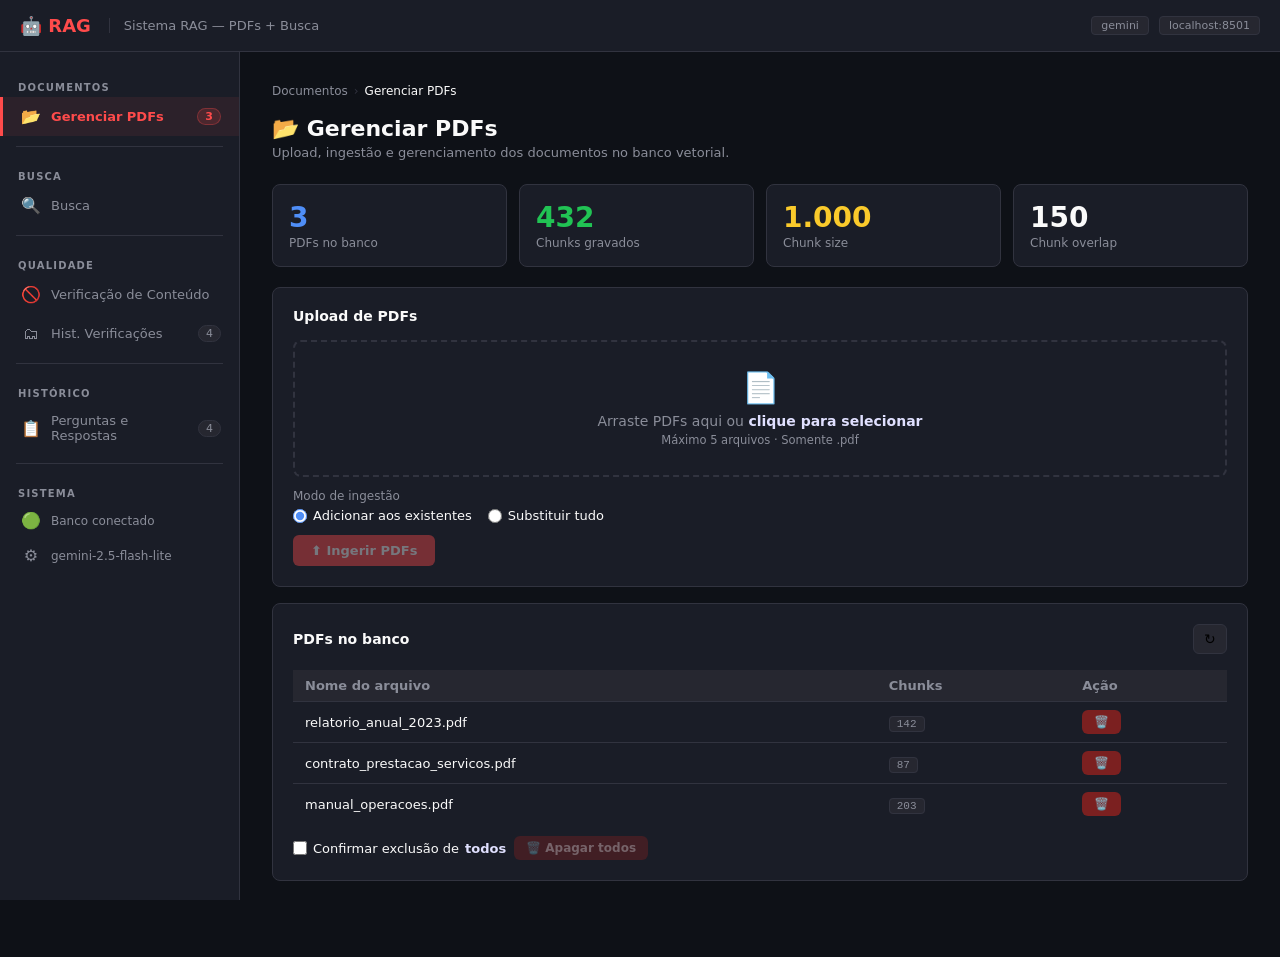
<file: documentacao/prototipo/prototipomenu.html>
<!DOCTYPE html>
<html lang="pt-BR">
<head>
<meta charset="UTF-8"/>
<meta name="viewport" content="width=device-width,initial-scale=1.0"/>
<title>Sistema RAG — Menu</title>
<style>
*,*::before,*::after{box-sizing:border-box;margin:0;padding:0}
:root{
  --bg:#0e1117;--surface:#1a1d27;--surface2:#262730;--border:#31333f;
  --primary:#ff4b4b;--primary-h:#c73333;--blue:#4f8ef7;
  --green:#21c354;--yellow:#faca2b;--red:#e03131;
  --text:#fafafa;--muted:#8a8d99;--radius:8px;
  --sidebar:240px;--font:'Segoe UI',system-ui,sans-serif;
}
body{background:var(--bg);color:var(--text);font-family:var(--font);font-size:14px;min-height:100vh;display:flex;flex-direction:column}

/* ── Top bar ── */
.topbar{
  background:var(--surface);border-bottom:1px solid var(--border);
  height:52px;display:flex;align-items:center;padding:0 20px;gap:14px;
  position:fixed;top:0;left:0;right:0;z-index:300;
}
.topbar .logo{font-size:18px;font-weight:800;color:var(--primary);white-space:nowrap}
.topbar .title{font-size:13px;color:var(--muted);border-left:1px solid var(--border);padding-left:14px;margin-left:4px}
.topbar-right{margin-left:auto;display:flex;align-items:center;gap:10px}
.chip{background:var(--surface2);border:1px solid var(--border);border-radius:4px;padding:2px 9px;font-size:11px;color:var(--muted)}
.hamburger{display:none;background:none;border:none;color:var(--text);font-size:20px;cursor:pointer;padding:4px}

/* ── Layout ── */
.shell{display:flex;margin-top:52px;min-height:calc(100vh - 52px)}

/* ── Sidebar ── */
.sidebar{
  width:var(--sidebar);background:var(--surface);border-right:1px solid var(--border);
  position:fixed;top:52px;left:0;bottom:0;overflow-y:auto;padding:16px 0;
  transition:transform .25s;z-index:200;
}
.sidebar.closed{transform:translateX(-100%)}

.nav-group-label{
  font-size:10px;font-weight:700;letter-spacing:1.2px;color:var(--muted);
  padding:14px 18px 4px;text-transform:uppercase;
}
.nav-item{
  display:flex;align-items:center;gap:10px;padding:10px 18px;cursor:pointer;
  font-size:13px;color:var(--muted);transition:background .15s,color .15s;
  border-left:3px solid transparent;
}
.nav-item:hover{background:var(--surface2);color:var(--text)}
.nav-item.active{background:rgba(255,75,75,.08);color:var(--primary);border-left-color:var(--primary);font-weight:600}
.nav-item .icon{font-size:16px;width:20px;text-align:center}
.nav-item .count{margin-left:auto;background:var(--surface2);border:1px solid var(--border);
  border-radius:10px;padding:1px 7px;font-size:11px;}
.nav-item.active .count{background:rgba(255,75,75,.15);border-color:rgba(255,75,75,.3);color:var(--primary)}

.nav-divider{height:1px;background:var(--border);margin:10px 16px}

/* ── Main ── */
.main{margin-left:var(--sidebar);flex:1;padding:32px 32px 60px;min-width:0}

/* ── Page header ── */
.page-head{margin-bottom:24px}
.page-head h1{font-size:22px;font-weight:700;margin-bottom:4px}
.page-head p{font-size:13px;color:var(--muted)}

/* ── Breadcrumb ── */
.breadcrumb{display:flex;align-items:center;gap:6px;font-size:12px;color:var(--muted);margin-bottom:18px}
.breadcrumb .sep{color:var(--border)}
.breadcrumb .cur{color:var(--text)}

/* ── Panel ── */
.panel{display:none}
.panel.active{display:block}

/* ── Card ── */
.card{background:var(--surface);border:1px solid var(--border);border-radius:var(--radius);padding:20px;margin-bottom:16px}
.card-head{display:flex;align-items:center;justify-content:space-between;margin-bottom:16px}
.card-title{font-size:14px;font-weight:600}

/* ── Stat cards ── */
.stats{display:grid;grid-template-columns:repeat(auto-fit,minmax(160px,1fr));gap:12px;margin-bottom:20px}
.stat{background:var(--surface);border:1px solid var(--border);border-radius:var(--radius);padding:16px}
.stat .val{font-size:28px;font-weight:700;margin-bottom:2px}
.stat .lbl{font-size:12px;color:var(--muted)}
.stat.blue .val{color:var(--blue)}
.stat.green .val{color:var(--green)}
.stat.red .val{color:var(--red)}
.stat.yellow .val{color:var(--yellow)}

/* ── Form ── */
label.lbl{display:block;font-size:12px;color:var(--muted);margin-bottom:5px}
input[type=text],select,textarea{
  width:100%;background:var(--surface2);border:1px solid var(--border);
  border-radius:6px;padding:9px 12px;color:var(--text);font-family:var(--font);
  font-size:14px;outline:none;transition:border .15s;
}
input[type=text]:focus,select:focus,textarea:focus{border-color:var(--blue)}
textarea{resize:vertical;min-height:80px}

/* ── Buttons ── */
.btn{display:inline-flex;align-items:center;gap:6px;padding:8px 18px;border-radius:6px;border:none;
  cursor:pointer;font-family:var(--font);font-size:13px;font-weight:600;transition:background .15s,transform .1s}
.btn:active{transform:scale(.97)}
.btn-primary{background:var(--primary);color:#fff}.btn-primary:hover{background:var(--primary-h)}
.btn-secondary{background:var(--surface2);color:var(--text);border:1px solid var(--border)}.btn-secondary:hover{background:var(--border)}
.btn-danger{background:#7b2020;color:#fcc}.btn-danger:hover{background:#9b2626}
.btn-ghost{background:transparent;color:var(--blue);border:1px solid var(--blue)}.btn-ghost:hover{background:rgba(79,142,247,.1)}
.btn:disabled{opacity:.4;cursor:not-allowed;transform:none}
.btn-sm{padding:5px 12px;font-size:12px}
.btn-icon{padding:6px 10px;background:var(--surface2);border:1px solid var(--border);border-radius:6px;cursor:pointer;font-size:14px}
.btn-icon:hover{background:var(--border)}

/* ── Alerts ── */
.alert{padding:10px 14px;border-radius:6px;margin:10px 0;font-size:13px;display:flex;gap:8px;align-items:flex-start}
.alert-success{background:#0d3321;border-left:3px solid var(--green);color:#7deba0}
.alert-info{background:#0d2340;border-left:3px solid var(--blue);color:#7dc6f5}
.alert-warning{background:#302410;border-left:3px solid var(--yellow);color:#f5d87d}
.alert-error{background:#3b0d0d;border-left:3px solid var(--red);color:#f57d7d}

/* ── Upload ── */
.upload-zone{border:2px dashed var(--border);border-radius:var(--radius);padding:28px;text-align:center;
  cursor:pointer;transition:border-color .2s,background .2s;color:var(--muted)}
.upload-zone:hover,.upload-zone.drag{border-color:var(--blue);background:rgba(79,142,247,.05)}
.upload-zone input{display:none}
.upload-zone .icon{font-size:30px;margin-bottom:8px}

/* ── Table ── */
table{width:100%;border-collapse:collapse;font-size:13px}
th{text-align:left;padding:8px 12px;background:var(--surface2);color:var(--muted);font-weight:600;border-bottom:1px solid var(--border)}
td{padding:8px 12px;border-bottom:1px solid var(--border)}
tr:last-child td{border-bottom:none}
tr:hover td{background:var(--surface2)}

/* ── Resp box ── */
.resp-box{background:var(--surface2);border:1px solid var(--border);border-radius:var(--radius);
  padding:16px;max-height:260px;overflow-y:auto;font-size:13.5px;line-height:1.75;white-space:pre-wrap}

/* ── Chunk ── */
.chunk{border-left:3px solid var(--blue);padding:10px 14px;margin:6px 0;background:var(--surface2);border-radius:0 6px 6px 0;font-size:12.5px}
.chunk-meta{color:var(--muted);margin-bottom:4px;font-size:12px}

/* ── Source link ── */
.src-link{display:flex;align-items:center;gap:10px;padding:7px 12px;background:var(--surface2);
  border-radius:6px;margin:4px 0;font-size:13px;border:1px solid var(--border)}
.src-link a{color:var(--blue);text-decoration:none}.src-link a:hover{text-decoration:underline}
.src-link .num{color:var(--muted);font-weight:700;min-width:22px}

/* ── Badge inline ── */
.badge{display:inline-block;padding:2px 8px;border-radius:20px;font-size:11px;font-weight:700}
.b-rag{background:#1a3060;color:#7dc6f5}
.b-web{background:#1a3020;color:#7debaa}
.b-ok{background:#0d3321;color:#7deba0}
.b-fail{background:#3b0d0d;color:#f57d7d}
.b-manual{background:#2a1a50;color:#c0a0ff}
.b-conf{background:#3b1a0d;color:#f5a07d}

/* ── History ── */
.hist-list .hist-item{border:1px solid var(--border);border-radius:var(--radius);margin-bottom:8px;overflow:hidden}
.hist-hd{background:var(--surface);padding:10px 14px;cursor:pointer;display:flex;align-items:center;
  justify-content:space-between;font-size:13px;user-select:none}
.hist-hd:hover{background:var(--surface2)}
.hist-bd{display:none;padding:16px;border-top:1px solid var(--border);background:var(--bg);font-size:13px}
.hist-bd.open{display:block}

/* ── Radio / check ── */
.radio-group{display:flex;gap:16px}
.radio-group label,.check-label{display:flex;align-items:center;gap:6px;cursor:pointer;font-size:13px;color:var(--text)}
input[type=radio],input[type=checkbox]{accent-color:var(--blue);width:14px;height:14px}

/* ── Spinner ── */
@keyframes spin{to{transform:rotate(360deg)}}
.spinner{display:inline-block;width:15px;height:15px;border:2px solid var(--border);
  border-top-color:var(--blue);border-radius:50%;animation:spin .7s linear infinite}
.spin-row{display:none;align-items:center;gap:10px;padding:8px 0;color:var(--muted);font-size:13px}
.spin-row.on{display:flex}

/* ── Fonte toggle ── */
.fonte-selector{display:flex;gap:0;border:1px solid var(--border);border-radius:6px;overflow:hidden;margin-bottom:16px}
.fonte-btn{flex:1;padding:10px;border:none;background:var(--surface2);color:var(--muted);
  cursor:pointer;font-family:var(--font);font-size:13px;font-weight:500;transition:background .15s,color .15s}
.fonte-btn.active{background:rgba(79,142,247,.15);color:var(--blue);font-weight:600}
.fonte-btn:first-child{border-right:1px solid var(--border)}

/* ── PDF list ── */
.pdf-list{display:flex;flex-direction:column;gap:8px}
.pdf-item{display:flex;align-items:center;gap:10px;padding:10px 14px;
  background:var(--surface2);border:1px solid var(--border);border-radius:6px;cursor:pointer;
  transition:border-color .15s}
.pdf-item:hover{border-color:var(--blue)}
.pdf-item input[type=checkbox]{accent-color:var(--blue);width:15px;height:15px;cursor:pointer}
.pdf-item .pdf-name{flex:1;font-size:13px}
.pdf-item .pdf-chunks{font-size:11px;color:var(--muted);background:var(--surface);
  border:1px solid var(--border);border-radius:4px;padding:1px 8px;font-family:monospace}
.pdf-count-badge{font-size:12px;color:var(--blue);font-weight:600}

/* ── Grid ── */
.row{display:flex;gap:14px}.col{flex:1}.col2{flex:2}.col3{flex:3}
hr{border:none;border-top:1px solid var(--border);margin:14px 0}
.tag{background:var(--surface2);border:1px solid var(--border);border-radius:4px;padding:1px 7px;font-size:11px;color:var(--muted);font-family:monospace}

/* ── Toast ── */
.toast{position:fixed;bottom:24px;right:24px;z-index:9999;background:#0d3321;border-left:4px solid var(--green);
  color:#7deba0;padding:12px 18px;border-radius:var(--radius);font-size:13px;
  box-shadow:0 4px 20px rgba(0,0,0,.5);animation:slideIn .25s ease}
@keyframes slideIn{from{transform:translateX(120%)}to{transform:translateX(0)}}

/* ── Scrollbar ── */
::-webkit-scrollbar{width:5px;height:5px}
::-webkit-scrollbar-track{background:var(--bg)}
::-webkit-scrollbar-thumb{background:var(--border);border-radius:3px}

/* ── Overlay ── */
.overlay{display:none;position:fixed;inset:0;background:rgba(0,0,0,.5);z-index:150}
.overlay.on{display:block}

/* ── Utils ── */
.mt8{margin-top:8px}.mt12{margin-top:12px}.mt16{margin-top:16px}
.mb8{margin-bottom:8px}.gap8{gap:8px}.flex{display:flex;align-items:center}
.muted{color:var(--muted)}.caption{font-size:11.5px;color:var(--muted);margin-top:4px}
strong{color:#e0e0ff}.hidden{display:none!important}

/* ── Responsive ── */
@media(max-width:700px){
  .sidebar{transform:translateX(-100%)}
  .sidebar.open{transform:translateX(0)}
  .main{margin-left:0;padding:20px 16px 60px}
  .hamburger{display:block}
  .topbar .title{display:none}
  .overlay.on{display:block}
}
</style>
</head>
<body>

<div class="overlay" id="overlay" onclick="closeSidebar()"></div>

<!-- ── Top bar ───────────────────────────────────────────── -->
<header class="topbar">
  <button class="hamburger" onclick="toggleSidebar()">☰</button>
  <span class="logo">🤖 RAG</span>
  <span class="title">Sistema RAG — PDFs + Busca</span>
  <div class="topbar-right">
    <span class="chip">gemini</span>
    <span class="chip">localhost:8501</span>
  </div>
</header>

<div class="shell">

  <!-- ── Sidebar ─────────────────────────────────────────── -->
  <nav class="sidebar" id="sidebar">

    <div class="nav-group-label">Documentos</div>
    <div class="nav-item active" onclick="go('pdfs',this)">
      <span class="icon">📂</span> Gerenciar PDFs
      <span class="count">3</span>
    </div>

    <div class="nav-divider"></div>
    <div class="nav-group-label">Busca</div>
    <div class="nav-item" onclick="go('busca',this)">
      <span class="icon">🔍</span> Busca
    </div>

    <div class="nav-divider"></div>
    <div class="nav-group-label">Qualidade</div>
    <div class="nav-item" onclick="go('verif',this)">
      <span class="icon">🚫</span> Verificação de Conteúdo
    </div>
    <div class="nav-item" onclick="go('histverif',this)">
      <span class="icon">🗂</span> Hist. Verificações
      <span class="count">4</span>
    </div>

    <div class="nav-divider"></div>
    <div class="nav-group-label">Histórico</div>
    <div class="nav-item" onclick="go('hist',this)">
      <span class="icon">📋</span> Perguntas e Respostas
      <span class="count">4</span>
    </div>

    <div class="nav-divider"></div>
    <div class="nav-group-label">Sistema</div>
    <div class="nav-item muted" style="cursor:default;font-size:12px;padding:8px 18px">
      <span class="icon">🟢</span> Banco conectado
    </div>
    <div class="nav-item muted" style="cursor:default;font-size:12px;padding:8px 18px">
      <span class="icon">⚙️</span> gemini-2.5-flash-lite
    </div>
  </nav>

  <!-- ── Main area ────────────────────────────────────────── -->
  <main class="main">

    <!-- ════ PDFs ════ -->
    <div id="panel-pdfs" class="panel active">
      <div class="breadcrumb"><span>Documentos</span><span class="sep">›</span><span class="cur">Gerenciar PDFs</span></div>
      <div class="page-head">
        <h1>📂 Gerenciar PDFs</h1>
        <p>Upload, ingestão e gerenciamento dos documentos no banco vetorial.</p>
      </div>

      <div class="stats">
        <div class="stat blue"><div class="val">3</div><div class="lbl">PDFs no banco</div></div>
        <div class="stat green"><div class="val">432</div><div class="lbl">Chunks gravados</div></div>
        <div class="stat yellow"><div class="val">1.000</div><div class="lbl">Chunk size</div></div>
        <div class="stat"><div class="val">150</div><div class="lbl">Chunk overlap</div></div>
      </div>

      <div class="card">
        <div class="card-head"><div class="card-title">Upload de PDFs</div></div>
        <div class="upload-zone" onclick="document.getElementById('fi').click()"
             ondragover="event.preventDefault();this.classList.add('drag')"
             ondragleave="this.classList.remove('drag')"
             ondrop="dropF(event)">
          <input type="file" id="fi" multiple accept=".pdf" onchange="pickF(this.files)"/>
          <div class="icon">📄</div>
          <div>Arraste PDFs aqui ou <strong>clique para selecionar</strong></div>
          <div class="caption mt8">Máximo 5 arquivos · Somente .pdf</div>
        </div>
        <div id="fList" class="mt8"></div>

        <div class="mt12">
          <label class="lbl">Modo de ingestão</label>
          <div class="radio-group">
            <label><input type="radio" name="modo" value="add" checked/> Adicionar aos existentes</label>
            <label><input type="radio" name="modo" value="sub"/> Substituir tudo</label>
          </div>
        </div>
        <div class="flex gap8 mt12">
          <button class="btn btn-primary" id="btnIng" onclick="ingerir()" disabled>⬆️ Ingerir PDFs</button>
        </div>
        <div class="spin-row mt8" id="spinIng"><div class="spinner"></div> Processando arquivos…</div>
        <div id="ingMsg"></div>
      </div>

      <div class="card">
        <div class="card-head">
          <div class="card-title">PDFs no banco</div>
          <button class="btn-icon" onclick="toast('Lista atualizada.')">↻</button>
        </div>
        <table>
          <thead><tr><th>Nome do arquivo</th><th>Chunks</th><th>Ação</th></tr></thead>
          <tbody id="tblBody">
            <tr><td>relatorio_anual_2023.pdf</td><td><span class="tag">142</span></td><td><button class="btn btn-danger btn-sm" onclick="rmRow(this)">🗑️</button></td></tr>
            <tr><td>contrato_prestacao_servicos.pdf</td><td><span class="tag">87</span></td><td><button class="btn btn-danger btn-sm" onclick="rmRow(this)">🗑️</button></td></tr>
            <tr><td>manual_operacoes.pdf</td><td><span class="tag">203</span></td><td><button class="btn btn-danger btn-sm" onclick="rmRow(this)">🗑️</button></td></tr>
          </tbody>
        </table>
        <div class="mt12 flex gap8">
          <label class="check-label"><input type="checkbox" id="chkAll2" onchange="document.getElementById('btnAll2').disabled=!this.checked"/> Confirmar exclusão de <strong>todos</strong></label>
          <button class="btn btn-danger btn-sm" id="btnAll2" onclick="apagarTodos2()" disabled>🗑️ Apagar todos</button>
        </div>
      </div>
    </div>

    <!-- ════ Busca (RAG + Internet unificado) ════ -->
    <div id="panel-busca" class="panel">
      <div class="breadcrumb"><span>Busca</span><span class="sep">›</span><span class="cur">Busca</span></div>
      <div class="page-head">
        <h1>🔍 Busca</h1>
        <p>Pesquise nos documentos ingeridos (RAG) ou na internet via Gemini com Google Search.</p>
      </div>

      <!-- Fonte selector -->
      <div class="card" style="padding:16px 20px">
        <div class="card-title" style="margin-bottom:10px">Fonte de busca</div>
        <div class="fonte-selector">
          <button class="fonte-btn active" id="mBtnRag" onclick="setFonteM('rag')">📄 Documentos (RAG)</button>
          <button class="fonte-btn" id="mBtnWeb" onclick="setFonteM('web')">🌐 Internet (Gemini)</button>
        </div>

        <!-- Aviso Web -->
        <div id="mAvisoWeb" class="hidden">
          <div class="alert alert-info" style="margin-bottom:0">🌐 Respostas em tempo real via Gemini com Google Search grounding. Custo extra: ~$0,035/busca.</div>
        </div>

        <!-- PDFs disponíveis para RAG -->
        <div id="mRagPdfs">
          <div style="display:flex;align-items:center;justify-content:space-between;margin-bottom:10px">
            <label class="lbl" style="margin:0">PDFs disponíveis para a busca</label>
            <span class="pdf-count-badge" id="mPdfsSelCount">3 selecionados</span>
          </div>
          <div class="pdf-list">
            <label class="pdf-item">
              <input type="checkbox" checked onchange="updateMPdfCount()"/>
              <span class="pdf-name">📄 relatorio_anual_2023.pdf</span>
              <span class="pdf-chunks">142 chunks</span>
            </label>
            <label class="pdf-item">
              <input type="checkbox" checked onchange="updateMPdfCount()"/>
              <span class="pdf-name">📄 contrato_prestacao_servicos.pdf</span>
              <span class="pdf-chunks">87 chunks</span>
            </label>
            <label class="pdf-item">
              <input type="checkbox" checked onchange="updateMPdfCount()"/>
              <span class="pdf-name">📄 manual_operacoes.pdf</span>
              <span class="pdf-chunks">203 chunks</span>
            </label>
          </div>
          <div class="caption mt8" id="mNoPdfWarn" style="color:var(--red);display:none">⚠ Selecione ao menos um PDF para realizar a busca.</div>
        </div>
      </div>

      <!-- Formulário -->
      <div class="card">
        <label class="lbl" id="mLblPerg">Sua pergunta sobre os documentos</label>
        <input type="text" id="mInput" placeholder="Ex.: Qual é o prazo de entrega do contrato?" oninput="onMIn()"/>

        <div id="mCache" class="hidden">
          <div class="alert alert-warning mt8">⚡ Resposta em cache de <strong>14/04/2026 09:31</strong>. Nenhum token será gerado.</div>
          <div class="radio-group mt8">
            <label><input type="radio" name="acM" value="u" checked/> Usar resposta salva</label>
            <label><input type="radio" name="acM" value="r"/> Refazer (gera tokens)</label>
          </div>
        </div>

        <div class="flex gap8 mt12">
          <button class="btn btn-primary" id="mBtn" onclick="mBuscar()" disabled>🔍 Buscar</button>
        </div>
        <div class="spin-row mt8" id="mSpin"><div class="spinner"></div><span id="mSpinTxt">Buscando…</span></div>
      </div>

      <!-- Resultado RAG -->
      <div id="mResRag" class="hidden">
        <div class="card">
          <div class="card-head">
            <div class="card-title">Resposta <span class="badge b-rag" style="margin-left:8px">📄 RAG</span></div>
          </div>
          <div class="resp-box" id="mTxRag"></div>
          <div class="mt12">
            <label class="check-label"><input type="checkbox" id="mChkC" onchange="toggleMC()"/> Mostrar chunks recuperados</label>
          </div>
          <div id="mCArea" class="hidden mt8">
            <div class="chunk"><div class="chunk-meta"><strong>[1]</strong> Score: <span class="tag">0.1342</span> &nbsp; contrato_prestacao_servicos.pdf &nbsp; Pág. 4</div><div style="font-style:italic;color:#cdd;font-size:12.5px">"O prazo de entrega é de 30 dias corridos…"</div></div>
            <div class="chunk"><div class="chunk-meta"><strong>[2]</strong> Score: <span class="tag">0.2187</span> &nbsp; contrato_prestacao_servicos.pdf &nbsp; Pág. 7</div><div style="font-style:italic;color:#cdd;font-size:12.5px">"Em caso de atraso, multa de 0,5% por dia útil…"</div></div>
          </div>
          <div class="flex gap8 mt12">
            <button class="btn btn-secondary btn-sm" onclick="toast('PDF gerado!')">📄 Baixar PDF</button>
          </div>
        </div>
      </div>

      <!-- Resultado Web -->
      <div id="mResWeb" class="hidden">
        <div class="card">
          <div class="card-head">
            <div class="card-title">Resposta <span class="badge b-web" style="margin-left:8px">🌐 Internet</span></div>
          </div>
          <div class="resp-box" id="mTxWeb"></div>

          <div style="margin-top:16px">
            <div class="card-title mb8">🔗 Fontes utilizadas</div>
            <div class="src-link"><span class="num">[1]</span><a href="#" onclick="return false">Banco Central do Brasil — Taxa de Câmbio</a></div>
            <div class="src-link"><span class="num">[2]</span><a href="#" onclick="return false">Reuters Brasil — Mercado Financeiro</a></div>
            <div class="src-link"><span class="num">[3]</span><a href="#" onclick="return false">UOL Economia — Câmbio em tempo real</a></div>
          </div>
          <button class="btn btn-secondary btn-sm mt12" onclick="toast('PDF gerado!')">📄 Baixar PDF</button>
        </div>
      </div>
    </div>

    <!-- ════ Verificação ════ -->
    <div id="panel-verif" class="panel">
      <div class="breadcrumb"><span>Qualidade</span><span class="sep">›</span><span class="cur">Verificação de Conteúdo</span></div>
      <div class="page-head">
        <h1>🚫 Verificação de Conteúdo</h1>
        <p>Verifique se os chunks contêm conteúdo proibido por busca exata ou moderação por LLM.</p>
      </div>

      <div class="row gap8">
        <div class="col">
          <div class="card" style="height:100%">
            <div class="card-title mb8">Configuração</div>
            <label class="lbl">Arquivo a verificar</label>
            <select class="mb8">
              <option>relatorio_anual_2023.pdf</option>
              <option>contrato_prestacao_servicos.pdf</option>
              <option>manual_operacoes.pdf</option>
            </select>

            <label class="lbl">Modo de verificação</label>
            <select id="mV" onchange="tgModo()" class="mb8">
              <option value="e">Busca exata (SQL — sem custo)</option>
              <option value="l">Moderação por LLM (gera tokens)</option>
            </select>

            <div id="cfgE">
              <label class="lbl">Palavras proibidas</label>
              <textarea style="height:80px">violência
discriminação
linguagem ofensiva</textarea>
            </div>
            <div id="cfgL" class="hidden">
              <label class="lbl">Critério</label>
              <input type="text" value="linguagem inadequada"/>
            </div>

            <button class="btn btn-primary mt12" style="width:100%" onclick="verificar()">🔍 Verificar</button>
            <div class="spin-row mt8" id="sVerif"><div class="spinner"></div> Varrendo chunks…</div>
          </div>
        </div>

        <div class="col2">
          <div id="rVerif" class="hidden">
            <div class="alert alert-error">❌ <strong>2 chunk(s) reprovados</strong> — violência, linguagem ofensiva</div>

            <div class="card">
              <div class="card-title mb8">📄 contrato_prestacao_servicos.pdf — 2 ocorrências</div>

              <div style="border:1px solid var(--border);border-radius:6px;padding:12px;margin-bottom:10px">
                <div class="muted" style="font-size:12px;margin-bottom:6px"><strong>Pág. 3</strong> &nbsp;|&nbsp; <span class="tag">violência</span></div>
                <div style="font-size:13px;font-style:italic;color:#cdd;margin-bottom:10px">"…situações de <mark style="background:#5c1a1a;color:#fcc;border-radius:2px">violência</mark> contratual…"</div>
                <div class="flex gap8">
                  <button class="btn btn-ghost btn-sm" onclick="toast('✅ Aprovado manualmente.')">✅ Aprovar</button>
                  <button class="btn btn-secondary btn-sm">🚫 Confirmar Reprovação</button>
                </div>
              </div>

              <div style="border:1px solid var(--border);border-radius:6px;padding:12px">
                <div class="muted" style="font-size:12px;margin-bottom:6px"><strong>Pág. 11</strong> &nbsp;|&nbsp; <span class="tag">linguagem ofensiva</span></div>
                <div style="font-size:13px;font-style:italic;color:#cdd;margin-bottom:10px">"…proibido o uso de <mark style="background:#5c1a1a;color:#fcc;border-radius:2px">linguagem ofensiva</mark>…"</div>
                <div class="flex gap8">
                  <button class="btn btn-ghost btn-sm" onclick="toast('✅ Aprovado manualmente.')">✅ Aprovar</button>
                  <button class="btn btn-secondary btn-sm">🚫 Confirmar Reprovação</button>
                </div>
              </div>
            </div>

            <button class="btn btn-secondary btn-sm" onclick="toast('PDF gerado!')">📄 Baixar PDF</button>
          </div>
          <div id="rVerifEmpty" class="card" style="text-align:center;padding:40px;color:var(--muted)">
            <div style="font-size:32px;margin-bottom:8px">🔍</div>
            Configure e execute uma verificação para ver os resultados aqui.
          </div>
        </div>
      </div>
    </div>

    <!-- ════ Hist. Verificação ════ -->
    <div id="panel-histverif" class="panel">
      <div class="breadcrumb"><span>Qualidade</span><span class="sep">›</span><span class="cur">Histórico de Verificações</span></div>
      <div class="page-head">
        <h1>🗂 Histórico de Verificações</h1>
        <p>Todas as verificações realizadas, com possibilidade de revisão manual dos reprovados.</p>
      </div>

      <div class="stats">
        <div class="stat green"><div class="val">2</div><div class="lbl">Aprovados</div></div>
        <div class="stat red"><div class="val">1</div><div class="lbl">Reprovados</div></div>
        <div class="stat blue"><div class="val">1</div><div class="lbl">Aprovados Manualmente</div></div>
        <div class="stat"><div class="val">4</div><div class="lbl">Total</div></div>
      </div>

      <div class="card" style="padding:12px 16px;margin-bottom:12px">
        <label class="lbl">🔎 Filtrar</label>
        <input type="text" placeholder="Arquivo ou critério…"/>
      </div>

      <div class="hist-list">
        <div class="hist-item">
          <div class="hist-hd" onclick="toggleH(this)">
            <div class="flex gap8"><span>🗓 14/04/2026 10:22</span><span class="badge b-ok">✅ APROVADO</span><span class="tag">SQL</span></div>
            <div class="muted" style="flex:1;margin:0 14px;overflow:hidden;text-overflow:ellipsis;white-space:nowrap">manual_operacoes.pdf — violência, discriminação</div>
            <span class="muted">▼</span>
          </div>
          <div class="hist-bd">
            <div class="row"><div class="col"><strong>Arquivo:</strong> manual_operacoes.pdf</div><div class="col"><strong>Modo:</strong> Busca Exata</div></div>
            <div class="flex gap8 mt12"><button class="btn btn-secondary btn-sm" onclick="toast('PDF gerado!')">📄 Baixar PDF</button><button class="btn btn-danger btn-sm" onclick="this.closest('.hist-item').remove()">🗑️ Apagar</button></div>
          </div>
        </div>

        <div class="hist-item">
          <div class="hist-hd" onclick="toggleH(this)">
            <div class="flex gap8"><span>🗓 13/04/2026 15:10</span><span class="badge b-fail">❌ REPROVADO</span><span class="tag">SQL</span></div>
            <div class="muted" style="flex:1;margin:0 14px;overflow:hidden;text-overflow:ellipsis;white-space:nowrap">contrato_prestacao_servicos.pdf — violência, linguagem ofensiva</div>
            <span class="muted">▼</span>
          </div>
          <div class="hist-bd">
            <div class="alert alert-warning">⚠ 0 de 2 ocorrência(s) revisada(s) manualmente.</div>
            <div style="border:1px solid var(--border);border-radius:6px;padding:10px;margin-bottom:8px">
              <div class="muted mb8" style="font-size:12px"><strong>Pág. 3</strong> &nbsp;|&nbsp; <span class="tag">violência</span></div>
              <div style="font-style:italic;color:#cdd;font-size:12.5px;margin-bottom:8px">"…situações de violência contratual…"</div>
              <div class="flex gap8">
                <button class="btn btn-ghost btn-sm" onclick="toast('✅ 1 ocorrência aprovada.')">✅ Aprovar</button>
                <button class="btn btn-secondary btn-sm">🚫 Confirmar Reprovação</button>
              </div>
            </div>
            <div class="flex gap8 mt8"><button class="btn btn-secondary btn-sm" onclick="toast('PDF gerado!')">📄 Baixar PDF</button><button class="btn btn-danger btn-sm" onclick="this.closest('.hist-item').remove()">🗑️ Apagar</button></div>
          </div>
        </div>

        <div class="hist-item">
          <div class="hist-hd" onclick="toggleH(this)">
            <div class="flex gap8"><span>🗓 12/04/2026 09:05</span><span class="badge b-manual">✅ APROVADO MANUALMENTE</span><span class="tag">LLM</span></div>
            <div class="muted" style="flex:1;margin:0 14px;overflow:hidden;text-overflow:ellipsis;white-space:nowrap">relatorio_anual_2023.pdf — linguagem inadequada</div>
            <span class="muted">▼</span>
          </div>
          <div class="hist-bd">
            <div class="alert alert-success">✅ Todas as 1 ocorrência(s) aprovadas manualmente.</div>
            <div class="flex gap8 mt8"><button class="btn btn-secondary btn-sm" onclick="toast('PDF gerado!')">📄 Baixar PDF</button><button class="btn btn-danger btn-sm" onclick="this.closest('.hist-item').remove()">🗑️ Apagar</button></div>
          </div>
        </div>

        <div class="hist-item">
          <div class="hist-hd" onclick="toggleH(this)">
            <div class="flex gap8"><span>🗓 11/04/2026 16:50</span><span class="badge b-conf">🚫 REPROVADO CONFIRMADO</span><span class="tag">LLM</span></div>
            <div class="muted" style="flex:1;margin:0 14px;overflow:hidden;text-overflow:ellipsis;white-space:nowrap">manual_operacoes.pdf — conteúdo adulto</div>
            <span class="muted">▼</span>
          </div>
          <div class="hist-bd">
            <div class="alert alert-error">🚫 Reprovação confirmada manualmente para todas as ocorrências.</div>
            <div class="flex gap8 mt8"><button class="btn btn-secondary btn-sm" onclick="toast('PDF gerado!')">📄 Baixar PDF</button><button class="btn btn-danger btn-sm" onclick="this.closest('.hist-item').remove()">🗑️ Apagar</button></div>
          </div>
        </div>
      </div>
    </div>

    <!-- ════ Hist. Perguntas ════ -->
    <div id="panel-hist" class="panel">
      <div class="breadcrumb"><span>Histórico</span><span class="sep">›</span><span class="cur">Perguntas e Respostas</span></div>
      <div class="page-head">
        <h1>📋 Histórico de Perguntas</h1>
        <p>Todas as consultas RAG e buscas web com opção de download e exclusão.</p>
      </div>

      <div class="stats">
        <div class="stat blue"><div class="val">3</div><div class="lbl">Buscas RAG</div></div>
        <div class="stat green"><div class="val">2</div><div class="lbl">Buscas Web</div></div>
        <div class="stat"><div class="val">5</div><div class="lbl">Total</div></div>
      </div>

      <div class="card" style="padding:12px 16px;margin-bottom:12px">
        <label class="lbl">🔎 Filtrar por texto</label>
        <input type="text" placeholder="Digite para filtrar…" oninput="filtH(this.value)"/>
      </div>

      <div class="hist-list" id="hList">
        <div class="hist-item" data-txt="prazo entrega contrato rag">
          <div class="hist-hd" onclick="toggleH(this)">
            <div class="flex gap8"><span>🗓 14/04/2026 10:22</span><span class="badge b-rag">📄 RAG</span></div>
            <div class="muted" style="flex:1;margin:0 14px;overflow:hidden;text-overflow:ellipsis;white-space:nowrap">Qual é o prazo de entrega do contrato?</div>
            <span class="muted">▼</span>
          </div>
          <div class="hist-bd">
            <p><strong>Pergunta:</strong> Qual é o prazo de entrega do contrato?</p>
            <div class="resp-box mt8">Prazo de 30 dias corridos a partir da assinatura. Multa de 0,5% por dia útil em caso de atraso, limitada a 10% do valor total.</div>
            <div class="flex gap8 mt12"><button class="btn btn-secondary btn-sm" onclick="toast('PDF gerado!')">📄 Baixar PDF</button><button class="btn btn-danger btn-sm" onclick="this.closest('.hist-item').remove()">🗑️ Apagar</button></div>
          </div>
        </div>

        <div class="hist-item" data-txt="dólar câmbio cotação web internet">
          <div class="hist-hd" onclick="toggleH(this)">
            <div class="flex gap8"><span>🗓 13/04/2026 17:45</span><span class="badge b-web">🌐 Web</span></div>
            <div class="muted" style="flex:1;margin:0 14px;overflow:hidden;text-overflow:ellipsis;white-space:nowrap">Qual é a cotação do dólar hoje?</div>
            <span class="muted">▼</span>
          </div>
          <div class="hist-bd">
            <p><strong>Pergunta:</strong> Qual é a cotação do dólar hoje?</p>
            <div class="resp-box mt8">Dólar a R$ 5,78 compra / R$ 5,81 venda. Alta de 1,2% na semana.</div>
            <div class="flex gap8 mt12"><button class="btn btn-secondary btn-sm" onclick="toast('PDF gerado!')">📄 Baixar PDF</button><button class="btn btn-danger btn-sm" onclick="this.closest('.hist-item').remove()">🗑️ Apagar</button></div>
          </div>
        </div>

        <div class="hist-item" data-txt="multa atraso pagamento rag">
          <div class="hist-hd" onclick="toggleH(this)">
            <div class="flex gap8"><span>🗓 13/04/2026 14:10</span><span class="badge b-rag">📄 RAG</span></div>
            <div class="muted" style="flex:1;margin:0 14px;overflow:hidden;text-overflow:ellipsis;white-space:nowrap">Qual a multa por atraso no pagamento?</div>
            <span class="muted">▼</span>
          </div>
          <div class="hist-bd">
            <p><strong>Pergunta:</strong> Qual a multa por atraso no pagamento?</p>
            <div class="resp-box mt8">Multa de 2% sobre a parcela vencida acrescida de juros de 1% ao mês pro rata die.</div>
            <div class="flex gap8 mt12"><button class="btn btn-secondary btn-sm" onclick="toast('PDF gerado!')">📄 Baixar PDF</button><button class="btn btn-danger btn-sm" onclick="this.closest('.hist-item').remove()">🗑️ Apagar</button></div>
          </div>
        </div>

        <div class="hist-item" data-txt="ia inteligência artificial tendências web">
          <div class="hist-hd" onclick="toggleH(this)">
            <div class="flex gap8"><span>🗓 12/04/2026 09:05</span><span class="badge b-web">🌐 Web</span></div>
            <div class="muted" style="flex:1;margin:0 14px;overflow:hidden;text-overflow:ellipsis;white-space:nowrap">Quais são as tendências de IA em 2025?</div>
            <span class="muted">▼</span>
          </div>
          <div class="hist-bd">
            <p><strong>Pergunta:</strong> Quais são as tendências de IA em 2025?</p>
            <div class="resp-box mt8">Modelos multimodais, agentes autônomos, IA generativa empresarial, regulamentação crescente e reasoning models.</div>
            <div class="flex gap8 mt12"><button class="btn btn-secondary btn-sm" onclick="toast('PDF gerado!')">📄 Baixar PDF</button><button class="btn btn-danger btn-sm" onclick="this.closest('.hist-item').remove()">🗑️ Apagar</button></div>
          </div>
        </div>
      </div>
    </div>

  </main>
</div>

<script>
/* ── Navigation ── */
function go(id, el) {
  document.querySelectorAll('.panel').forEach(p => p.classList.remove('active'));
  document.querySelectorAll('.nav-item').forEach(n => n.classList.remove('active'));
  document.getElementById('panel-'+id).classList.add('active');
  el.classList.add('active');
  closeSidebar();
}

/* ── Sidebar toggle (mobile) ── */
function toggleSidebar() {
  document.getElementById('sidebar').classList.toggle('open');
  document.getElementById('overlay').classList.toggle('on');
}
function closeSidebar() {
  document.getElementById('sidebar').classList.remove('open');
  document.getElementById('overlay').classList.remove('on');
}

/* ── History toggle ── */
function toggleH(hd) { hd.nextElementSibling.classList.toggle('open'); }

/* ── File upload ── */
let files = [];
function pickF(f) { files = Array.from(f).slice(0,5); renderF(); }
function dropF(e) { e.preventDefault(); e.currentTarget.classList.remove('drag'); pickF(e.dataTransfer.files); }
function renderF() {
  const el = document.getElementById('fList');
  el.innerHTML = files.map((f,i) =>
    `<div class="flex gap8 mt8"><span>📄 ${f.name}</span><span class="tag">${(f.size/1024).toFixed(1)} KB</span>
     <button class="btn btn-secondary btn-sm" style="margin-left:auto;padding:2px 8px" onclick="rmF(${i})">✕</button></div>`
  ).join('');
  document.getElementById('btnIng').disabled = !files.length;
}
function rmF(i) { files.splice(i,1); renderF(); }
function rmRow(btn) { btn.closest('tr').remove(); toast('PDF removido.'); }
function ingerir() {
  const btn = document.getElementById('btnIng');
  const spin = document.getElementById('spinIng');
  btn.disabled = true; spin.classList.add('on');
  setTimeout(() => {
    spin.classList.remove('on'); btn.disabled = false;
    document.getElementById('ingMsg').innerHTML = `<div class="alert alert-success mt8">✅ ${files.length*45+20} chunk(s) gravados.</div>`;
    files = []; renderF();
  }, 2000);
}
function apagarTodos2() { document.getElementById('tblBody').innerHTML=''; toast('Banco limpo.'); }

/* ── Fonte selector (Menu) ── */
let mFonte = 'rag';
function setFonteM(f) {
  mFonte = f;
  document.getElementById('mBtnRag').classList.toggle('active', f==='rag');
  document.getElementById('mBtnWeb').classList.toggle('active', f==='web');
  document.getElementById('mRagPdfs').classList.toggle('hidden', f!=='rag');
  document.getElementById('mAvisoWeb').classList.toggle('hidden', f!=='web');
  document.getElementById('mLblPerg').textContent = f==='rag'
    ? 'Sua pergunta sobre os documentos'
    : 'Sua pergunta (respondida com busca na internet)';
  document.getElementById('mInput').placeholder = f==='rag'
    ? 'Ex.: Qual é o prazo de entrega do contrato?'
    : 'Ex.: Qual é a cotação do dólar hoje?';
  document.getElementById('mResRag').classList.add('hidden');
  document.getElementById('mResWeb').classList.add('hidden');
  document.getElementById('mCache').classList.add('hidden');
  document.getElementById('mInput').value = '';
  document.getElementById('mBtn').disabled = true;
}

function updateMPdfCount() {
  const boxes = document.querySelectorAll('#mRagPdfs input[type=checkbox]');
  const sel = Array.from(boxes).filter(b=>b.checked).length;
  document.getElementById('mPdfsSelCount').textContent = sel + ' selecionado' + (sel!==1?'s':'');
  document.getElementById('mNoPdfWarn').style.display = sel===0 ? 'block' : 'none';
  const v = document.getElementById('mInput').value.trim();
  document.getElementById('mBtn').disabled = !v || sel===0;
}

function onMIn() {
  const v = document.getElementById('mInput').value.trim();
  const boxes = document.querySelectorAll('#mRagPdfs input[type=checkbox]');
  const sel = Array.from(boxes).filter(b=>b.checked).length;
  const pdfOk = mFonte==='web' || sel>0;
  document.getElementById('mBtn').disabled = !v || !pdfOk;
  const showCache = mFonte==='rag' ? v.toLowerCase().includes('prazo') : (v.toLowerCase().includes('dólar')||v.toLowerCase().includes('dolar'));
  document.getElementById('mCache').classList.toggle('hidden', !showCache);
  if (!v) {
    document.getElementById('mResRag').classList.add('hidden');
    document.getElementById('mResWeb').classList.add('hidden');
  }
}

function mBuscar() {
  const btn = document.getElementById('mBtn'); btn.disabled = true;
  const spin = document.getElementById('mSpin'); spin.classList.add('on');
  document.getElementById('mResRag').classList.add('hidden');
  document.getElementById('mResWeb').classList.add('hidden');

  if (mFonte === 'rag') {
    document.getElementById('mSpinTxt').textContent = 'Buscando nos documentos…';
    setTimeout(() => {
      document.getElementById('mSpinTxt').textContent = 'Gerando resposta com o LLM…';
      setTimeout(() => {
        spin.classList.remove('on'); btn.disabled = false;
        document.getElementById('mTxRag').textContent = 'Com base nos documentos, o prazo de entrega é de 30 dias corridos. Em caso de atraso, aplica-se multa de 0,5% por dia útil, limitada a 10% do valor total do contrato.';
        document.getElementById('mResRag').classList.remove('hidden');
        document.getElementById('mChkC').checked = false;
        document.getElementById('mCArea').classList.add('hidden');
      }, 1300);
    }, 1100);
  } else {
    document.getElementById('mSpinTxt').textContent = 'Buscando na internet via Gemini…';
    setTimeout(() => {
      spin.classList.remove('on'); btn.disabled = false;
      document.getElementById('mTxWeb').textContent = 'Hoje, 14/04/2026, o dólar está a R$ 5,78 compra e R$ 5,81 venda. Alta de 1,2% na semana.';
      document.getElementById('mResWeb').classList.remove('hidden');
    }, 2200);
  }
}

function toggleMC() { document.getElementById('mCArea').classList.toggle('hidden', !document.getElementById('mChkC').checked); }

/* ── Verificação ── */
function tgModo() {
  const v = document.getElementById('mV').value;
  document.getElementById('cfgE').classList.toggle('hidden', v!=='e');
  document.getElementById('cfgL').classList.toggle('hidden', v!=='l');
}
function verificar() {
  const spin = document.getElementById('sVerif'); spin.classList.add('on');
  document.getElementById('rVerif').classList.add('hidden');
  document.getElementById('rVerifEmpty').classList.add('hidden');
  setTimeout(() => {
    spin.classList.remove('on');
    document.getElementById('rVerif').classList.remove('hidden');
  }, 1800);
}

/* ── Filtro histórico ── */
function filtH(q) {
  document.querySelectorAll('#hList .hist-item').forEach(it => {
    it.style.display = !q || it.dataset.txt.includes(q.toLowerCase()) ? '' : 'none';
  });
}

/* ── Toast ── */
function toast(msg) {
  const el = document.createElement('div');
  el.className = 'toast'; el.textContent = msg;
  document.body.appendChild(el);
  setTimeout(() => el.remove(), 2800);
}
</script>
</body>
</html>
</file>
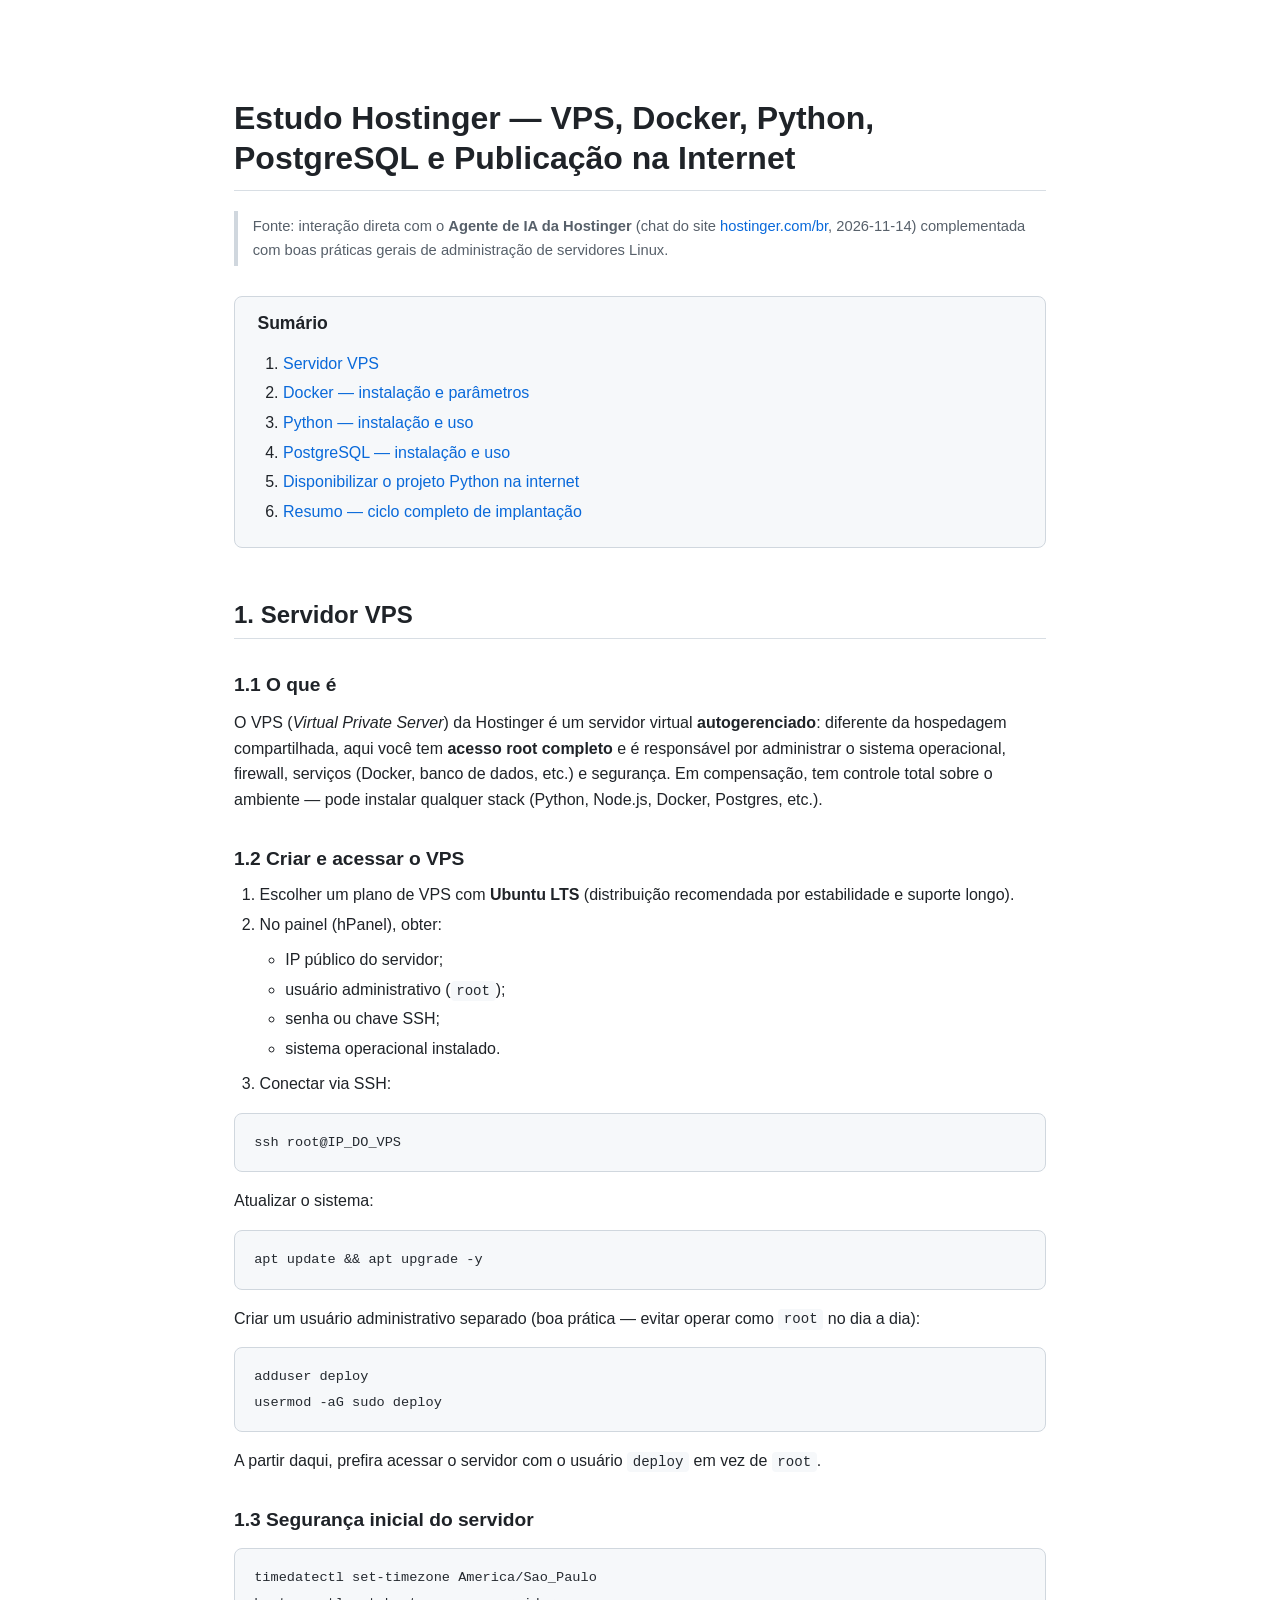
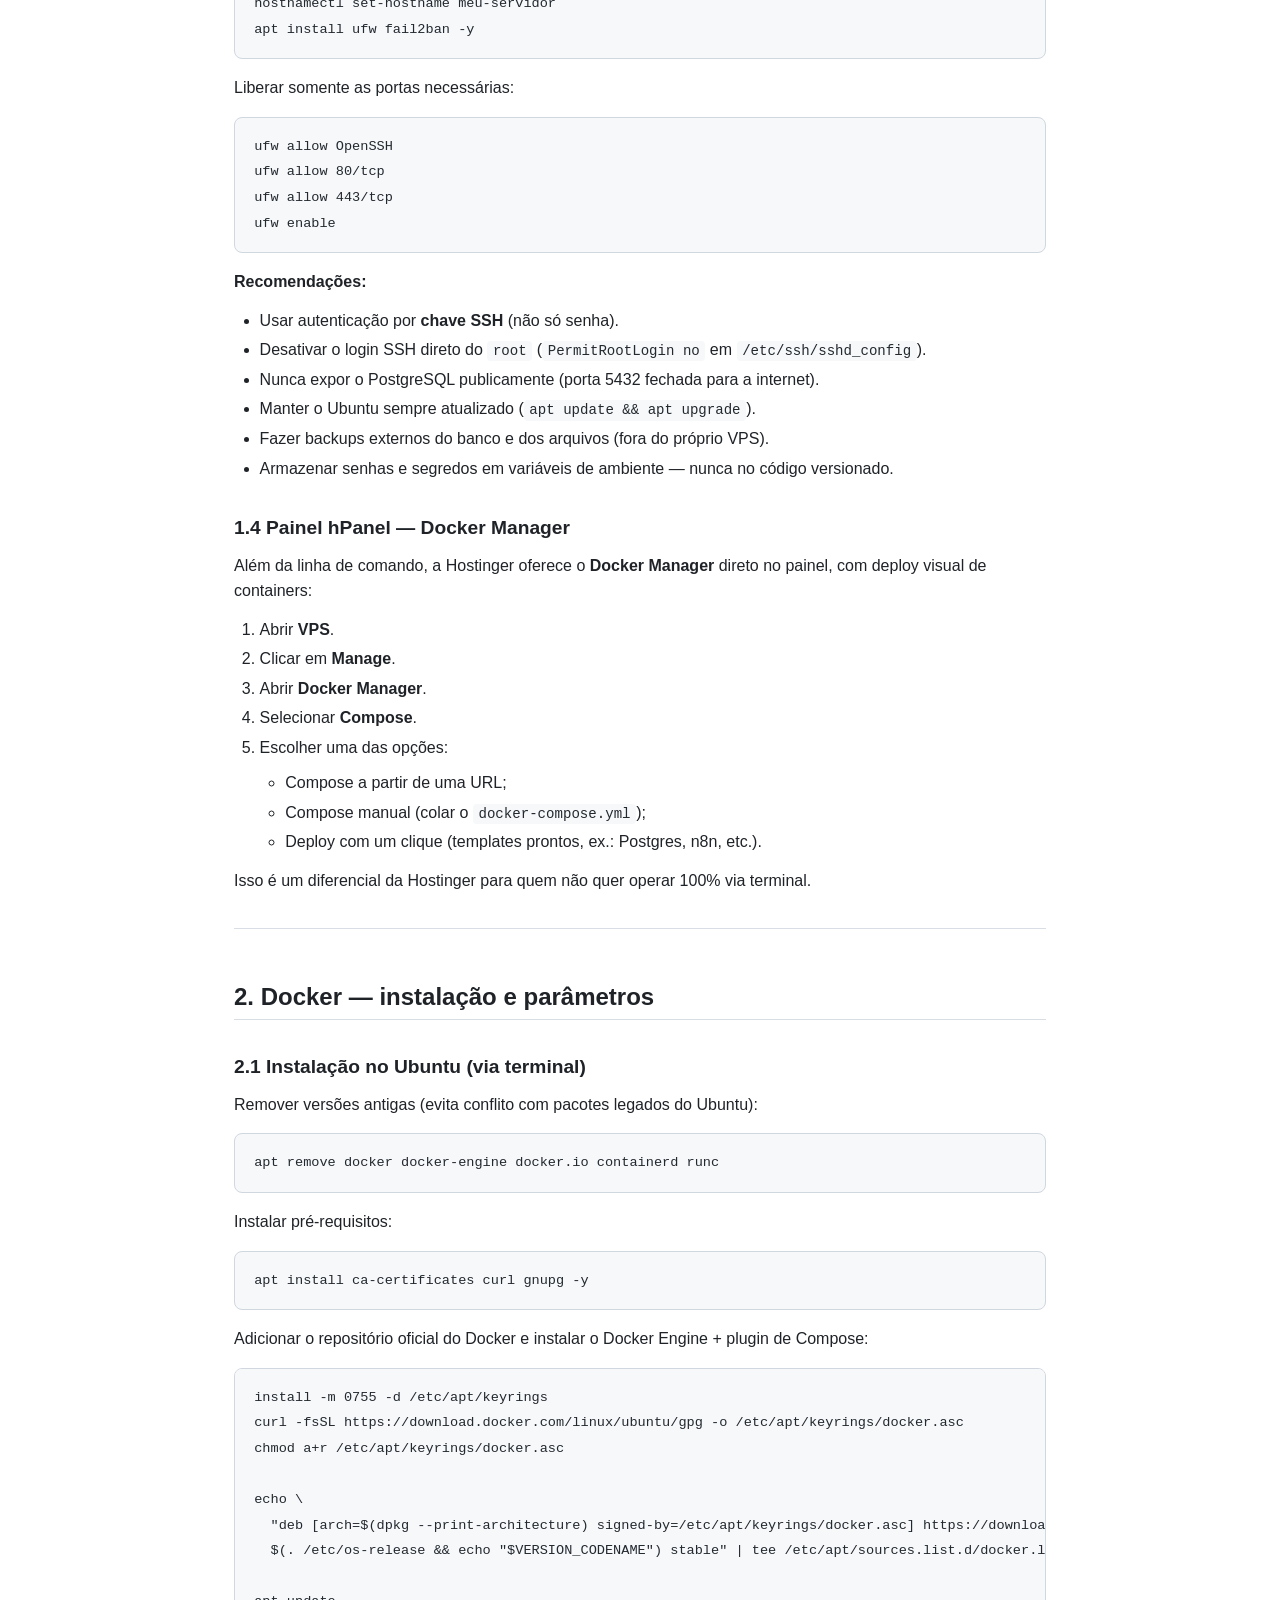
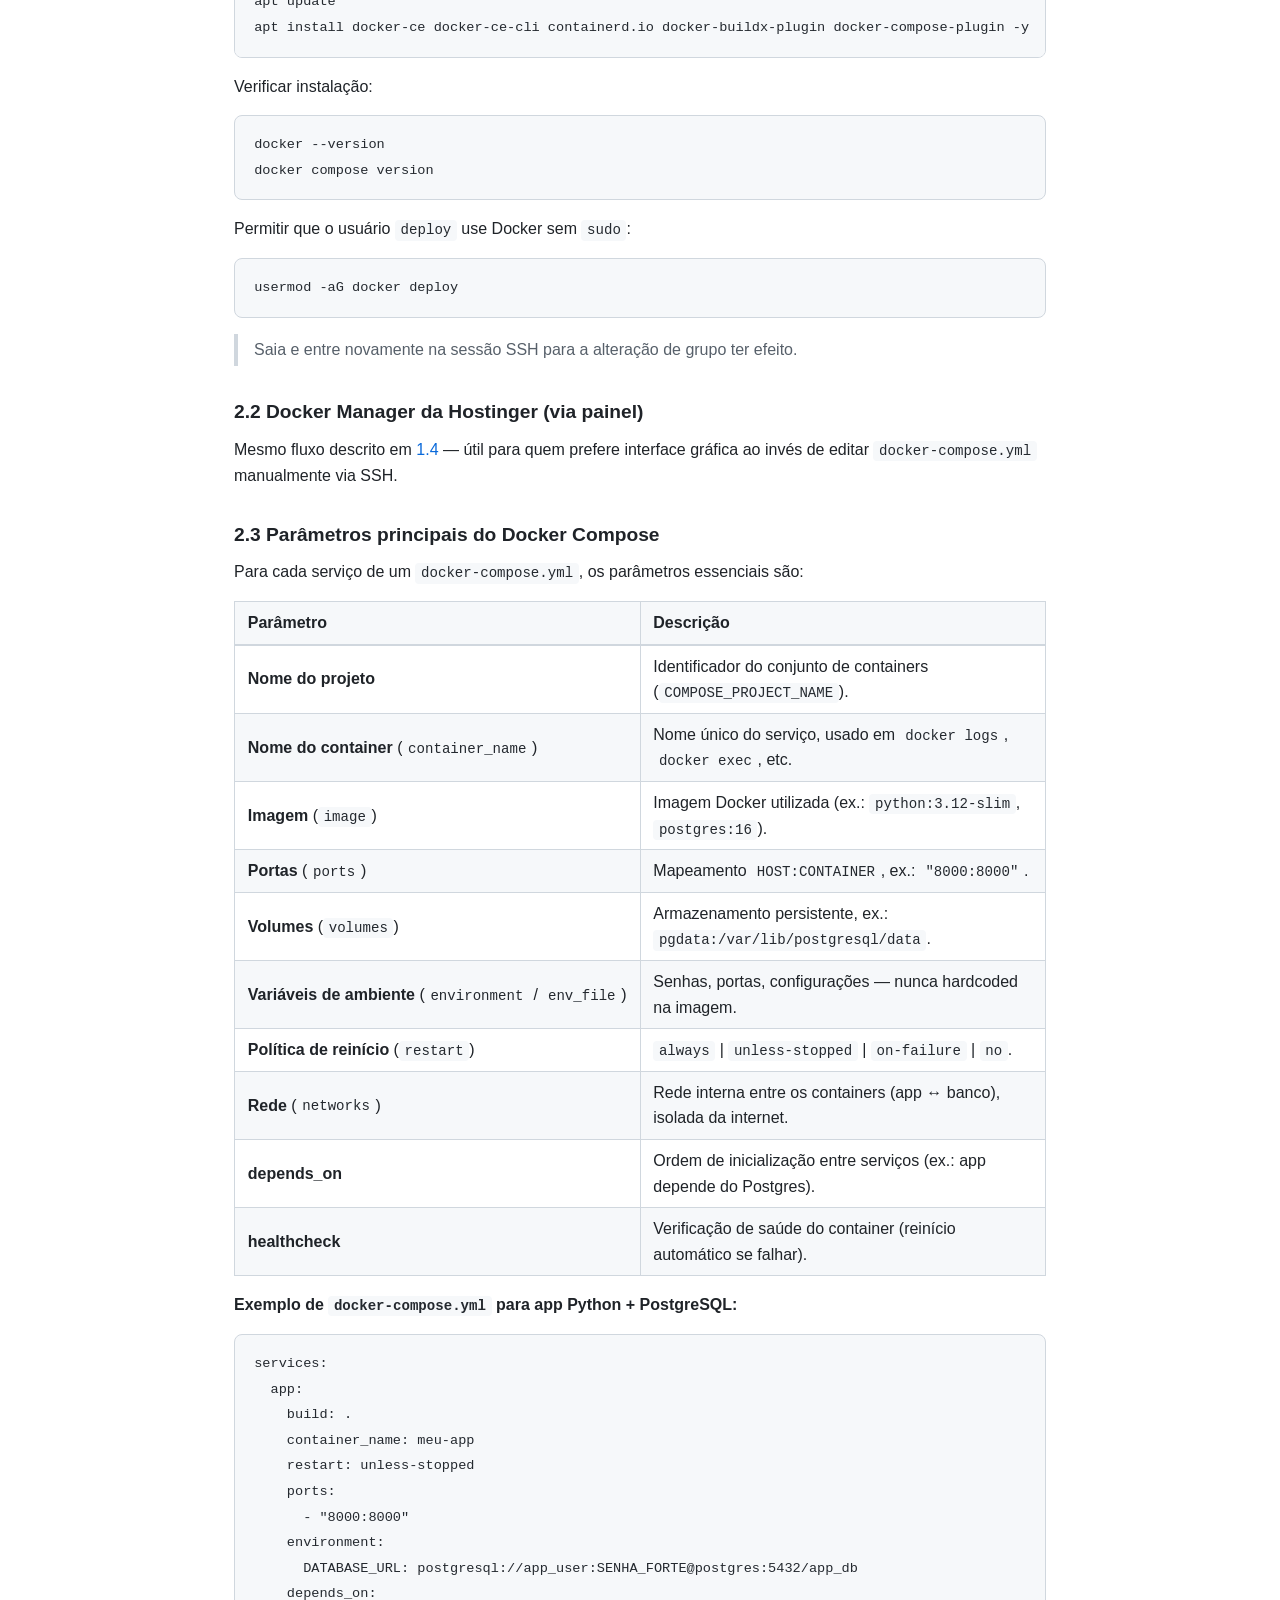
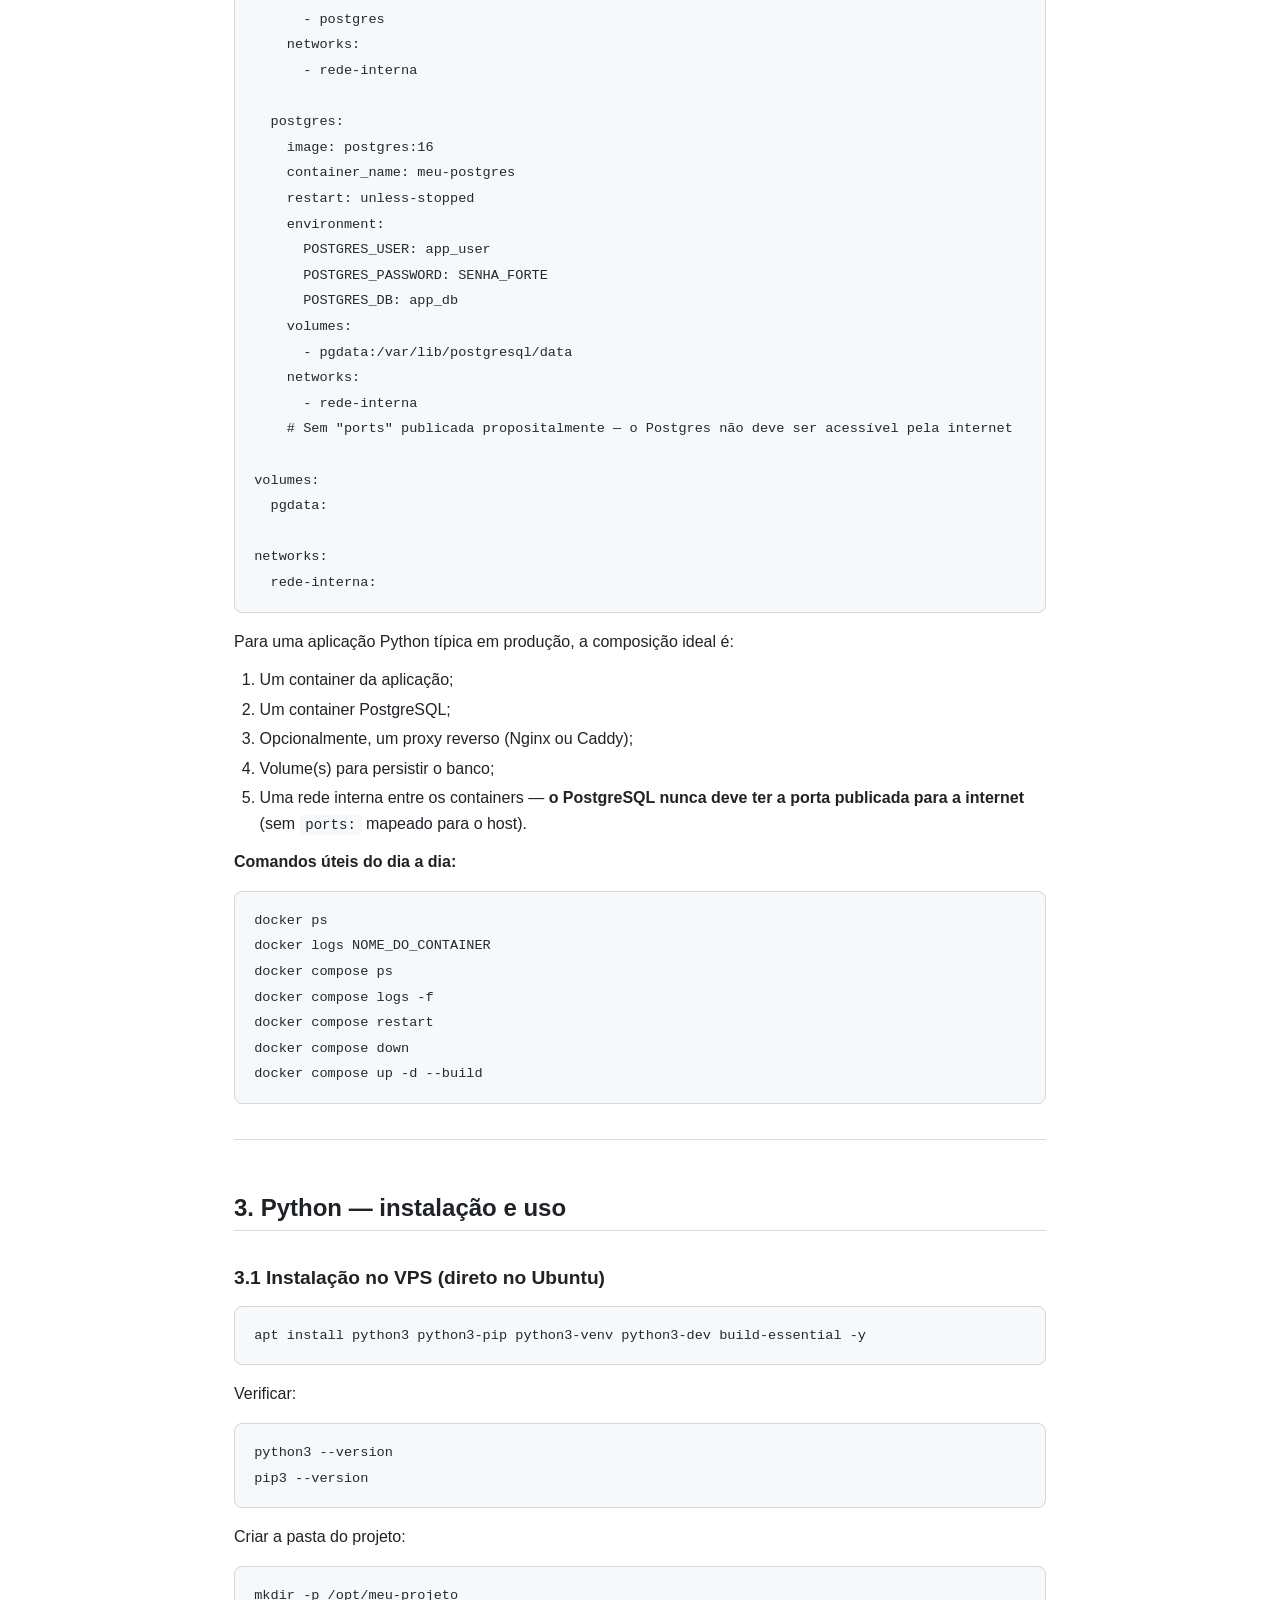
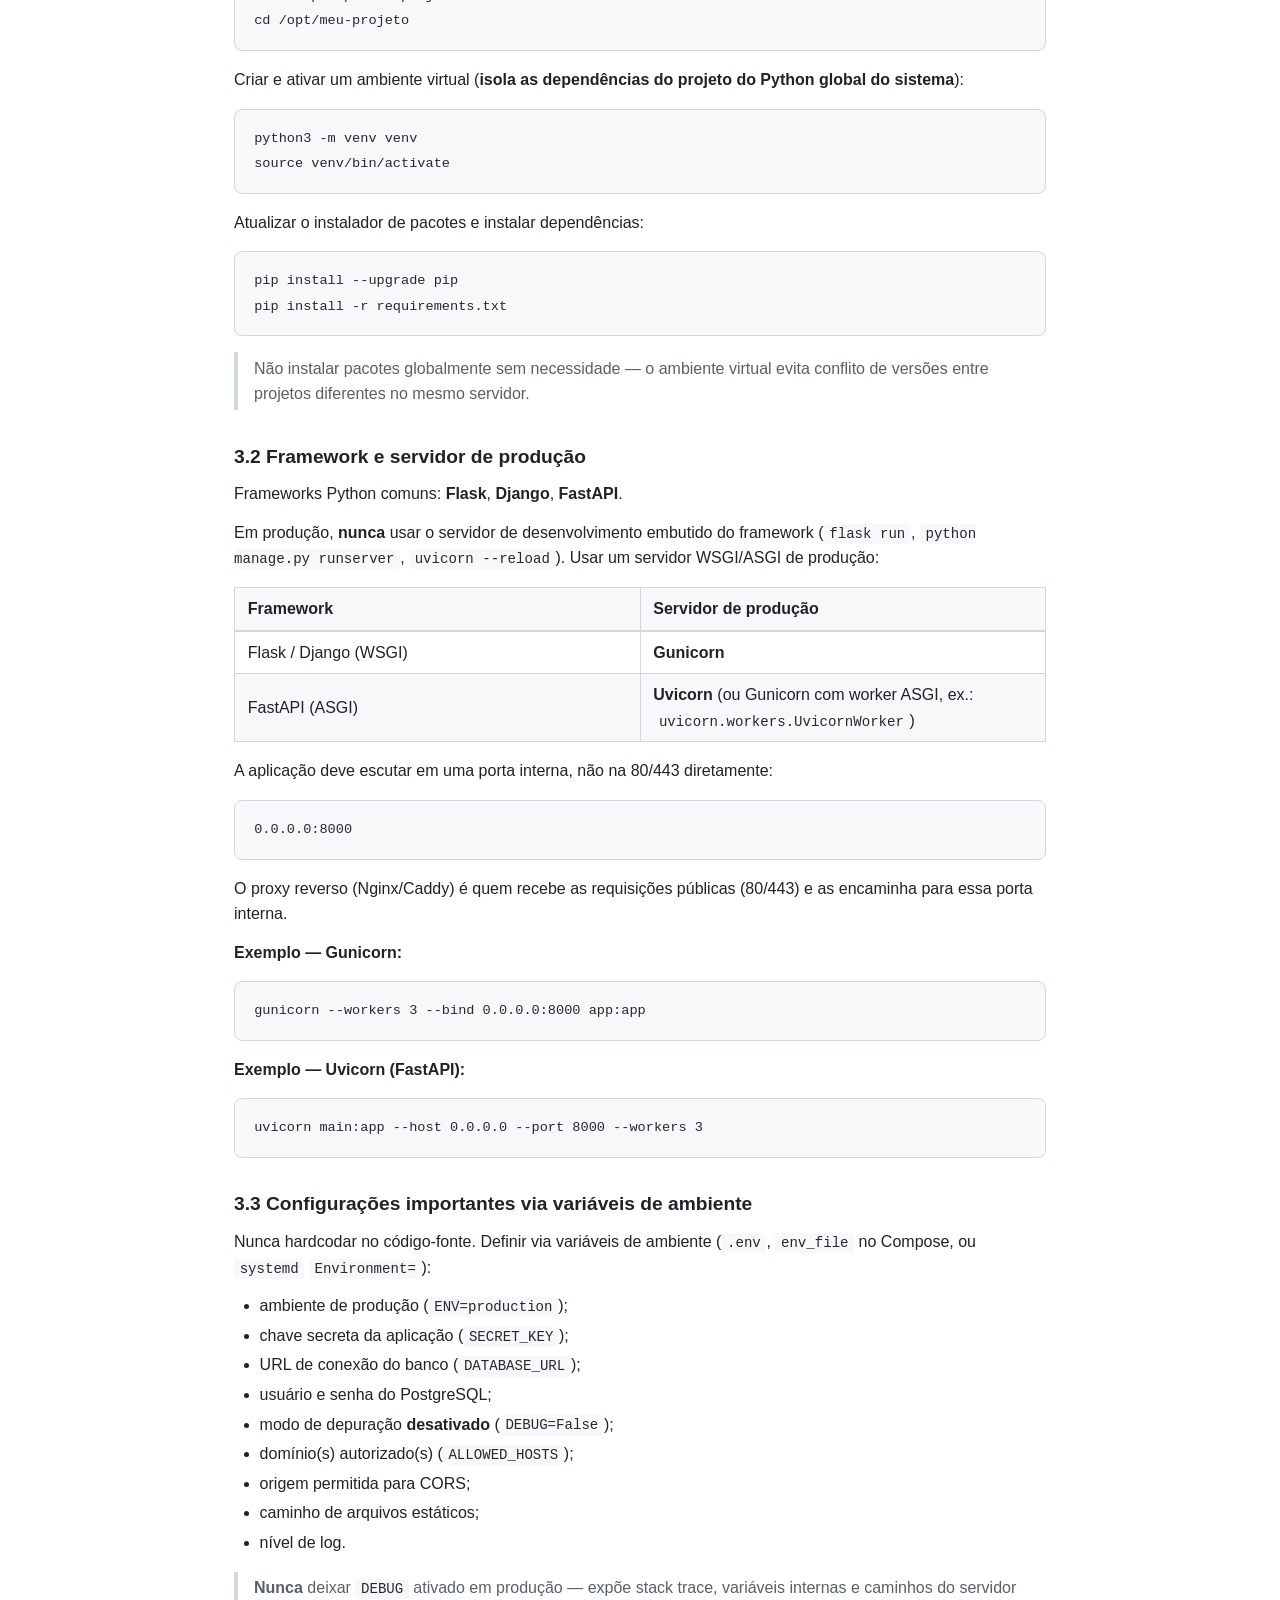
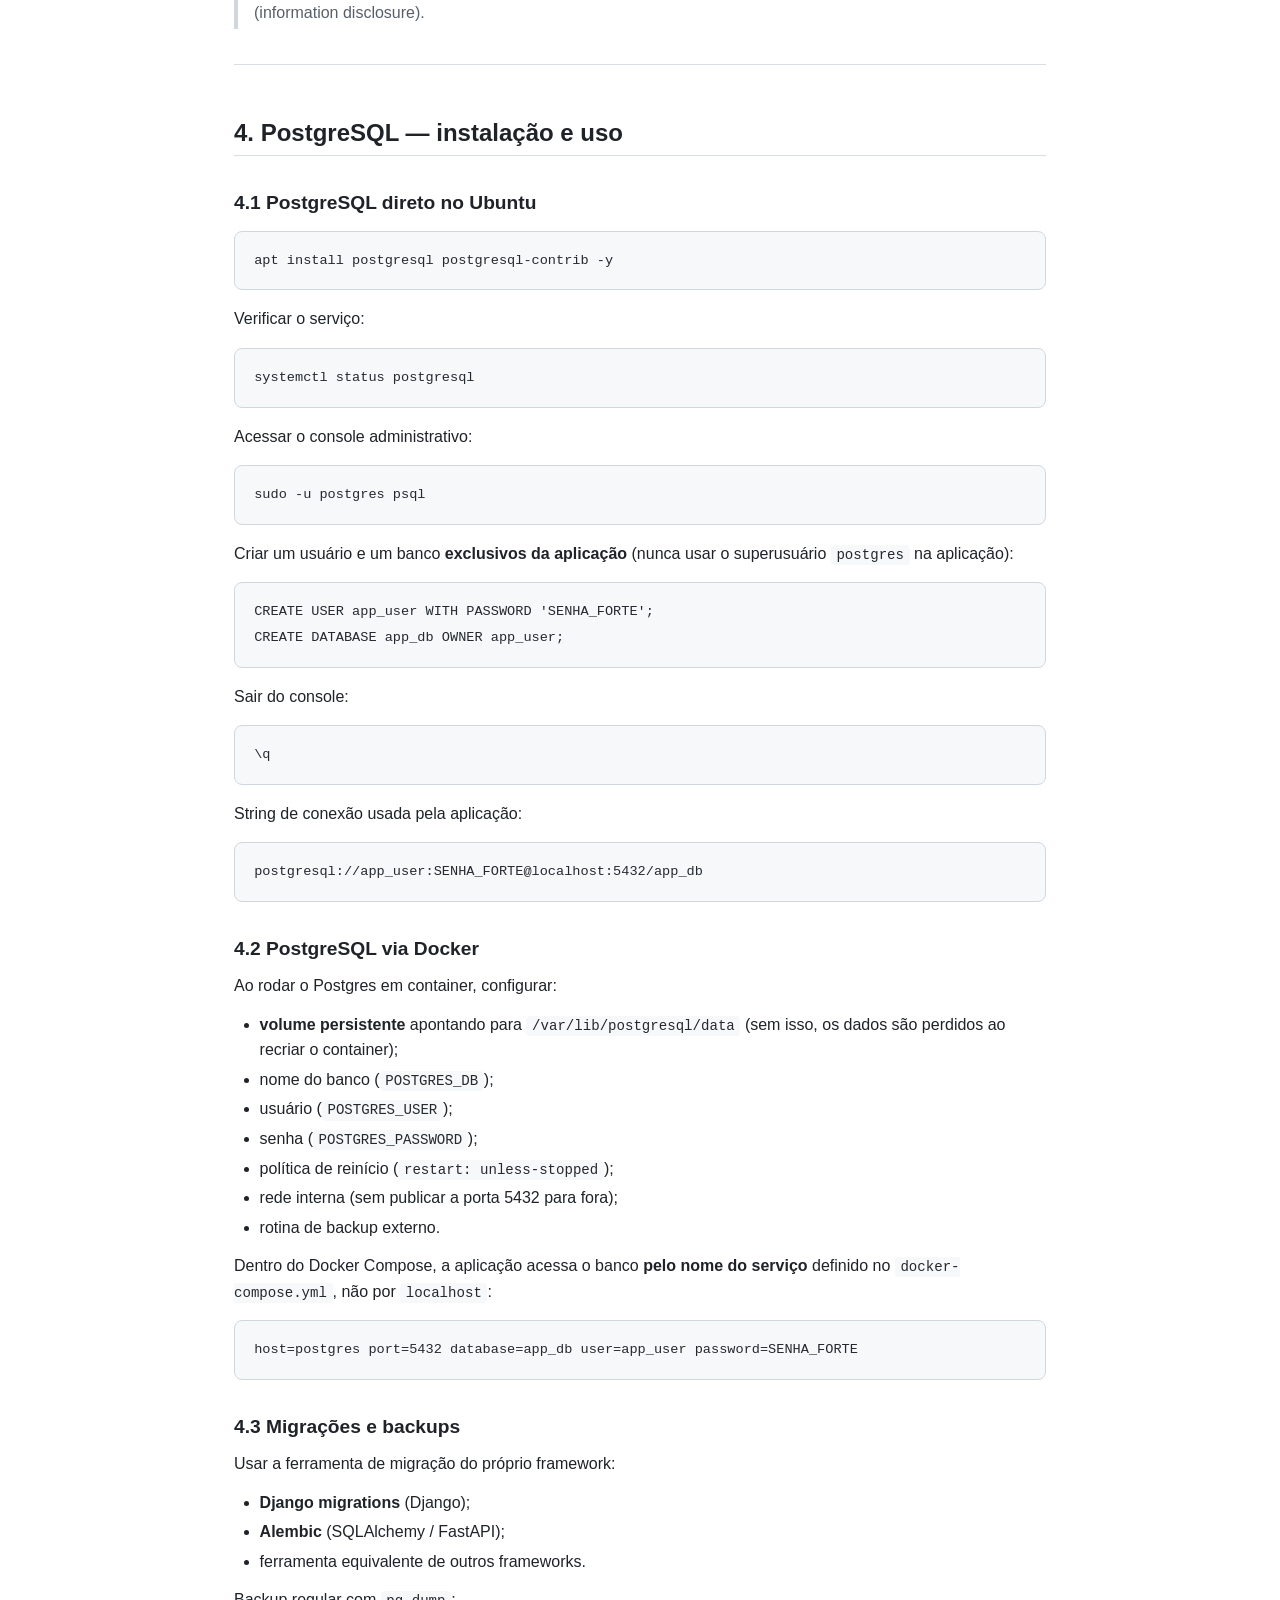
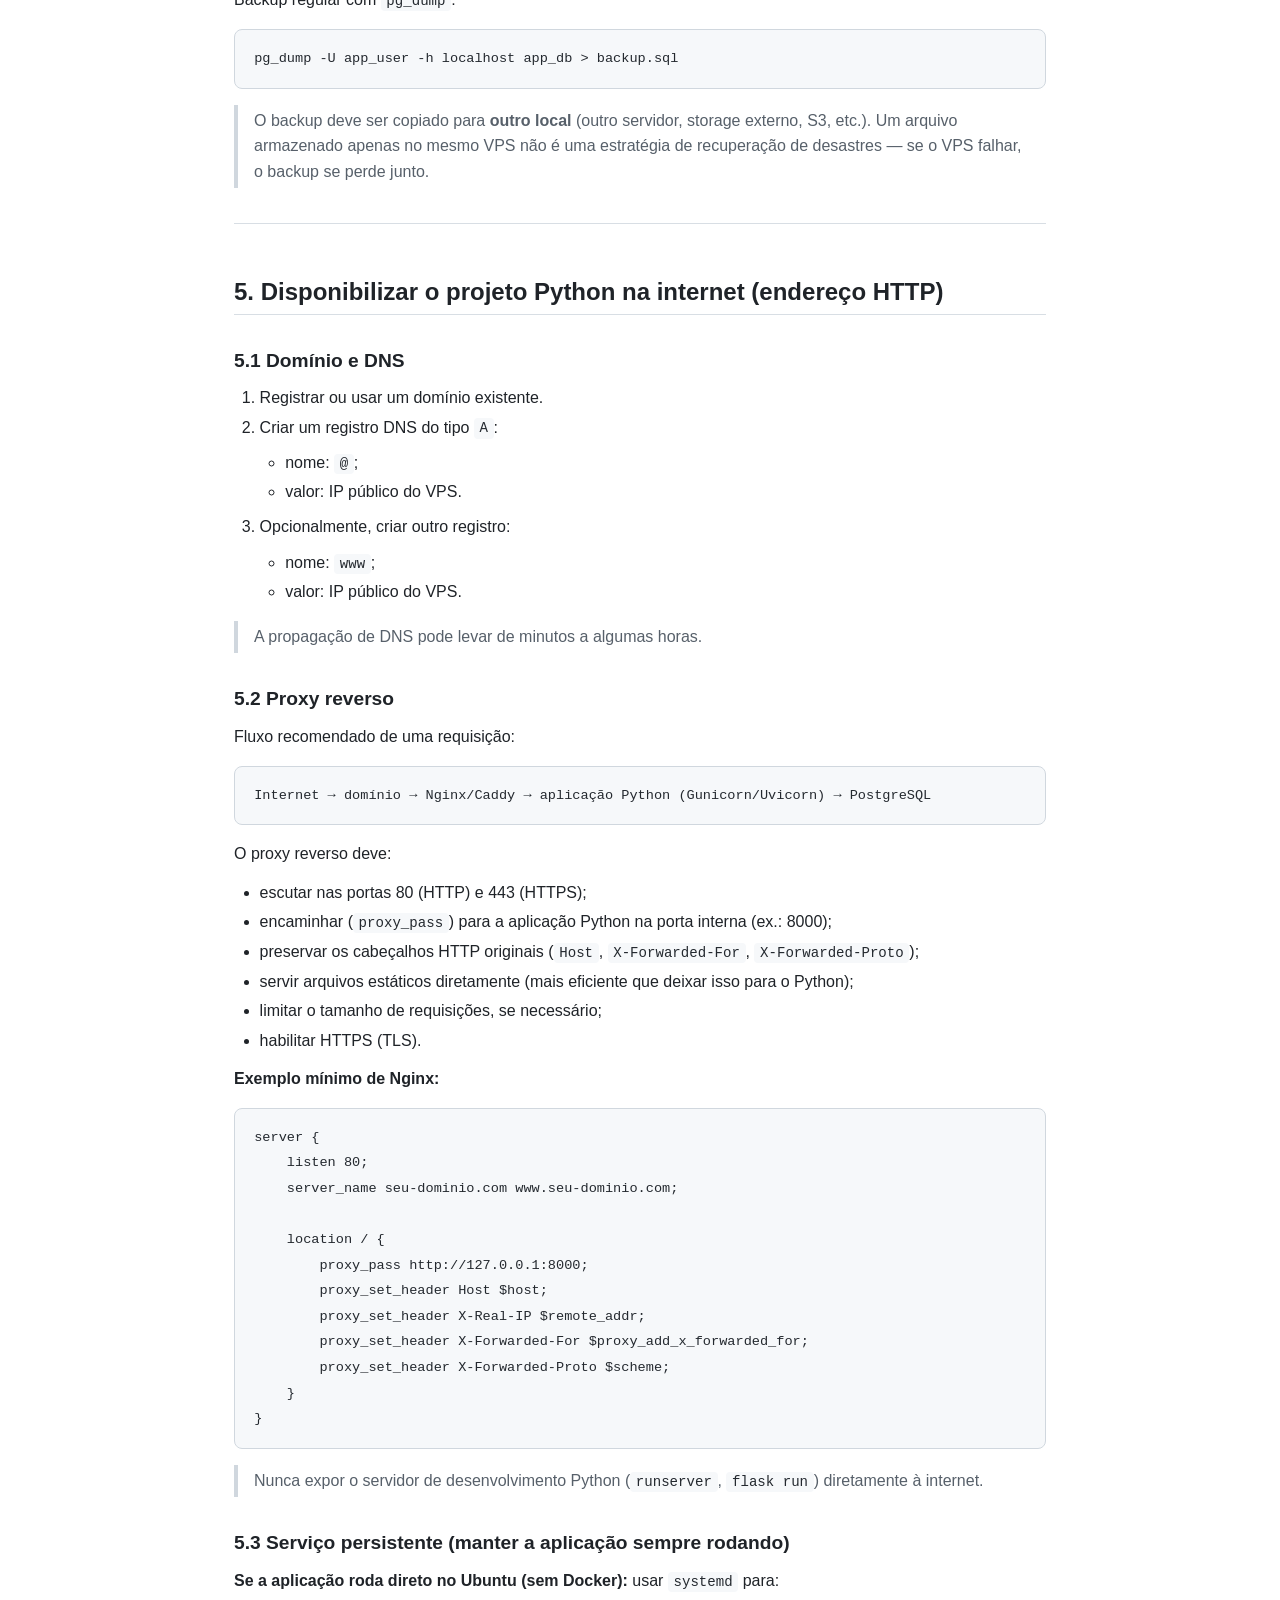
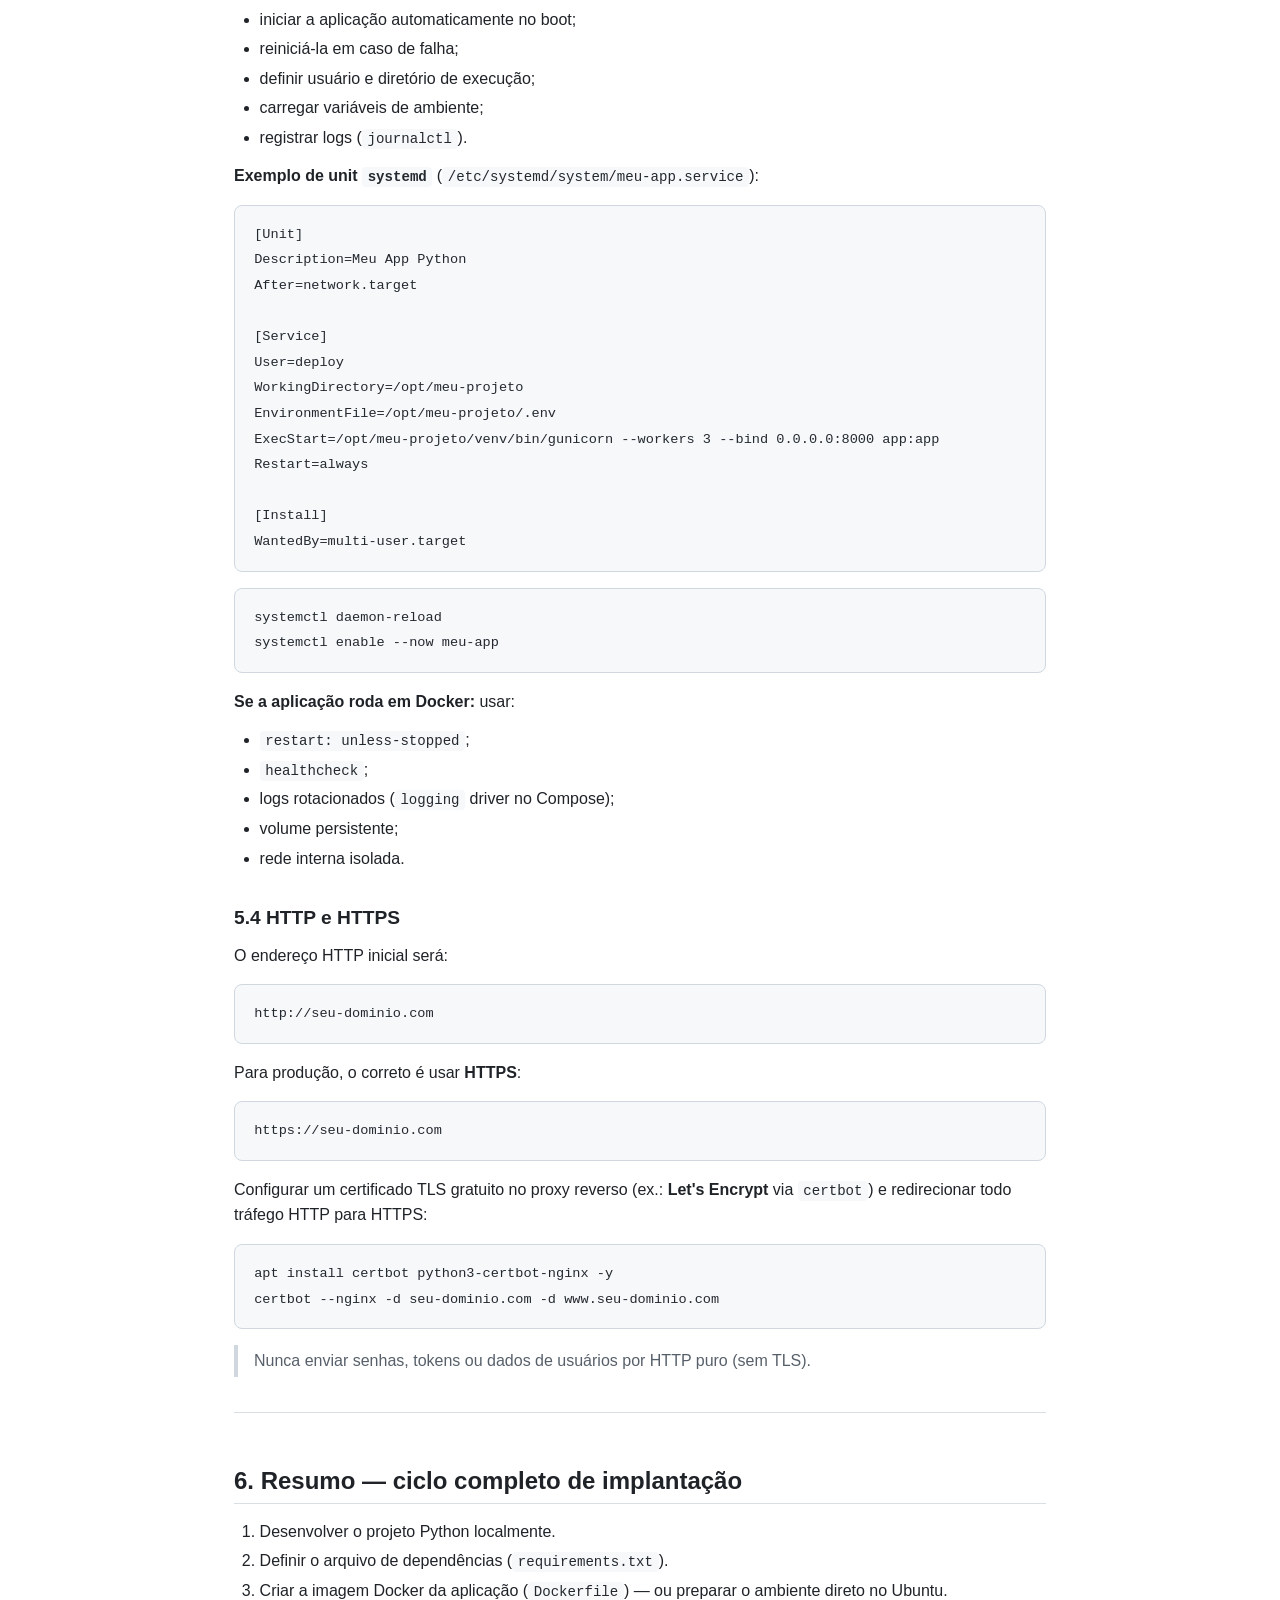
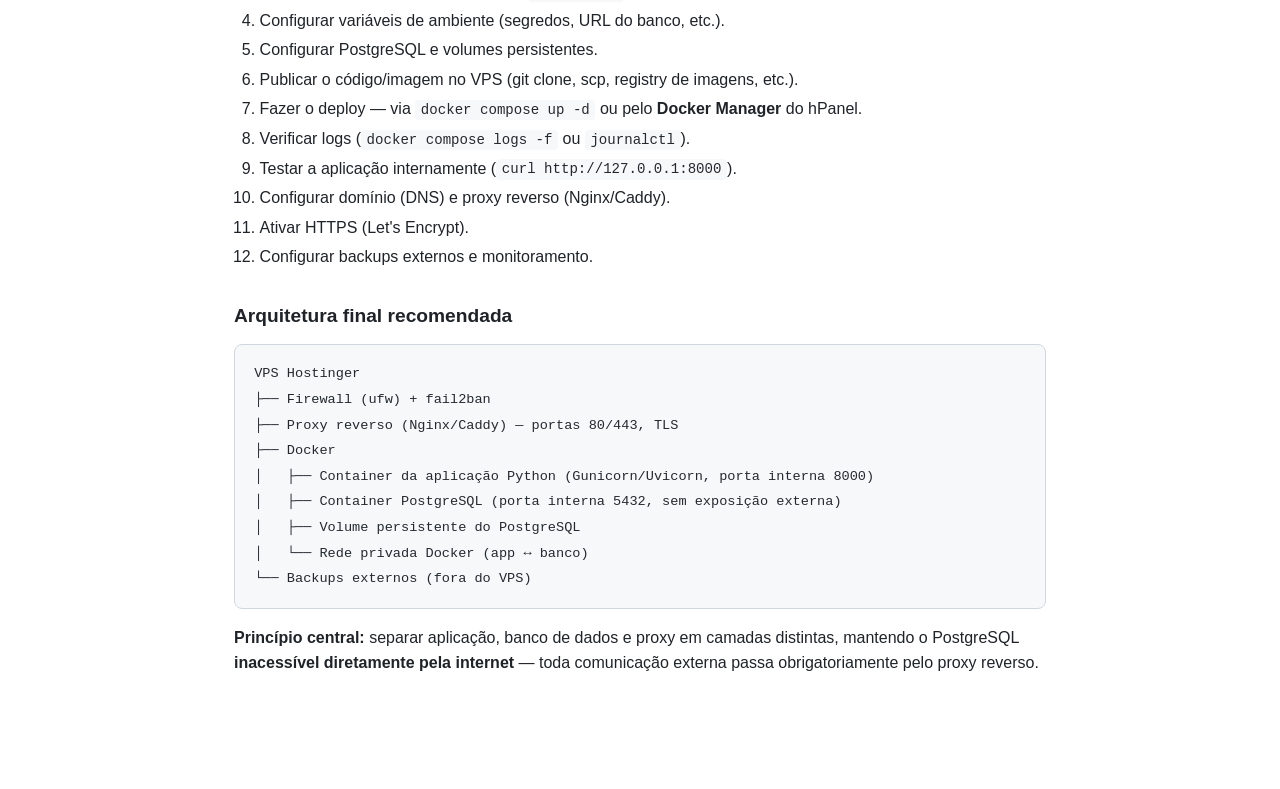
<file: documentacao/AVps/A estudo Hostinger/estudohostinger.html>
<!DOCTYPE html>
<html lang="pt-BR">
<head>
<meta charset="UTF-8">
<meta name="viewport" content="width=device-width, initial-scale=1.0">
<title>Estudo Hostinger — VPS, Docker, Python, PostgreSQL</title>
<style>
  :root {
    color-scheme: light dark;
    --bg: #ffffff;
    --fg: #1f2328;
    --muted: #57606a;
    --border: #d0d7de;
    --code-bg: #f6f8fa;
    --code-fg: #24292f;
    --accent: #0969da;
    --table-stripe: #f6f8fa;
    --quote-border: #d0d7de;
    --h-border: #d8dee4;
  }
  @media (prefers-color-scheme: dark) {
    :root {
      --bg: #0d1117;
      --fg: #e6edf3;
      --muted: #9198a1;
      --border: #30363d;
      --code-bg: #161b22;
      --code-fg: #e6edf3;
      --accent: #4493f8;
      --table-stripe: #161b22;
      --quote-border: #3d444d;
      --h-border: #21262d;
    }
  }
  * { box-sizing: border-box; }
  html, body {
    margin: 0;
    background: var(--bg);
    color: var(--fg);
  }
  body {
    font-family: -apple-system, BlinkMacSystemFont, "Segoe UI", Helvetica, Arial, sans-serif, "Apple Color Emoji", "Segoe UI Emoji";
    line-height: 1.6;
    font-size: 16px;
  }
  .wrap {
    max-width: 860px;
    margin: 0 auto;
    padding: 2.5rem 1.5rem 5rem;
  }
  h1, h2, h3, h4 {
    font-weight: 600;
    line-height: 1.25;
    margin-top: 1.8em;
    margin-bottom: 0.6em;
  }
  h1 { font-size: 2rem; border-bottom: 1px solid var(--h-border); padding-bottom: 0.4em; }
  h2 { font-size: 1.5rem; border-bottom: 1px solid var(--h-border); padding-bottom: 0.3em; margin-top: 2.2em; }
  h3 { font-size: 1.2rem; }
  h4 { font-size: 1rem; color: var(--muted); }
  p { margin: 0.8em 0; }
  ul, ol { margin: 0.6em 0; padding-left: 1.6em; }
  li { margin: 0.25em 0; }
  a { color: var(--accent); text-decoration: none; }
  a:hover { text-decoration: underline; }
  code {
    font-family: ui-monospace, SFMono-Regular, Consolas, "Liberation Mono", Menlo, monospace;
    background: var(--code-bg);
    color: var(--code-fg);
    padding: 0.15em 0.4em;
    border-radius: 4px;
    font-size: 0.88em;
  }
  pre {
    background: var(--code-bg);
    color: var(--code-fg);
    border: 1px solid var(--border);
    border-radius: 8px;
    padding: 1em 1.2em;
    overflow-x: auto;
    margin: 1em 0;
  }
  pre code {
    background: none;
    padding: 0;
    font-size: 0.85em;
    white-space: pre;
  }
  blockquote {
    margin: 1em 0;
    padding: 0.2em 1em;
    border-left: 4px solid var(--quote-border);
    color: var(--muted);
  }
  table {
    width: 100%;
    border-collapse: collapse;
    margin: 1em 0;
    overflow-x: auto;
    display: block;
  }
  table thead { display: table; width: 100%; table-layout: fixed; }
  table tbody { display: table; width: 100%; table-layout: fixed; }
  th, td {
    border: 1px solid var(--border);
    padding: 0.5em 0.8em;
    text-align: left;
  }
  thead th { background: var(--table-stripe); }
  tbody tr:nth-child(even) { background: var(--table-stripe); }
  hr {
    border: none;
    border-top: 1px solid var(--h-border);
    margin: 2.2em 0;
  }
  .meta {
    color: var(--muted);
    font-size: 0.92em;
    border-left: 4px solid var(--quote-border);
    padding: 0.3em 1em;
    margin-bottom: 2em;
  }
  .arch {
    font-family: ui-monospace, SFMono-Regular, Consolas, monospace;
  }
  nav.toc {
    background: var(--code-bg);
    border: 1px solid var(--border);
    border-radius: 8px;
    padding: 1em 1.4em;
    margin: 1.5em 0 2.5em;
  }
  nav.toc h2 { margin-top: 0; border: none; font-size: 1.1rem; }
  nav.toc ol { margin: 0.4em 0; }
  @media print {
    body { font-size: 12px; }
  }
</style>
</head>
<body>
<div class="wrap">

<h1>Estudo Hostinger — VPS, Docker, Python, PostgreSQL e Publicação na Internet</h1>

<div class="meta">
Fonte: interação direta com o <strong>Agente de IA da Hostinger</strong> (chat do site
<a href="https://www.hostinger.com/br" target="_blank" rel="noopener">hostinger.com/br</a>, 2026-11-14)
complementada com boas práticas gerais de administração de servidores Linux.
</div>

<nav class="toc">
<h2>Sumário</h2>
<ol>
  <li><a href="#secao-1">Servidor VPS</a></li>
  <li><a href="#secao-2">Docker — instalação e parâmetros</a></li>
  <li><a href="#secao-3">Python — instalação e uso</a></li>
  <li><a href="#secao-4">PostgreSQL — instalação e uso</a></li>
  <li><a href="#secao-5">Disponibilizar o projeto Python na internet</a></li>
  <li><a href="#secao-6">Resumo — ciclo completo de implantação</a></li>
</ol>
</nav>

<h2 id="secao-1">1. Servidor VPS</h2>

<h3>1.1 O que é</h3>
<p>O VPS (<em>Virtual Private Server</em>) da Hostinger é um servidor virtual <strong>autogerenciado</strong>: diferente da hospedagem compartilhada, aqui você tem <strong>acesso root completo</strong> e é responsável por administrar o sistema operacional, firewall, serviços (Docker, banco de dados, etc.) e segurança. Em compensação, tem controle total sobre o ambiente — pode instalar qualquer stack (Python, Node.js, Docker, Postgres, etc.).</p>

<h3>1.2 Criar e acessar o VPS</h3>
<ol>
  <li>Escolher um plano de VPS com <strong>Ubuntu LTS</strong> (distribuição recomendada por estabilidade e suporte longo).</li>
  <li>No painel (hPanel), obter:
    <ul>
      <li>IP público do servidor;</li>
      <li>usuário administrativo (<code>root</code>);</li>
      <li>senha ou chave SSH;</li>
      <li>sistema operacional instalado.</li>
    </ul>
  </li>
  <li>Conectar via SSH:</li>
</ol>
<pre><code>ssh root@IP_DO_VPS</code></pre>

<p>Atualizar o sistema:</p>
<pre><code>apt update &amp;&amp; apt upgrade -y</code></pre>

<p>Criar um usuário administrativo separado (boa prática — evitar operar como <code>root</code> no dia a dia):</p>
<pre><code>adduser deploy
usermod -aG sudo deploy</code></pre>

<p>A partir daqui, prefira acessar o servidor com o usuário <code>deploy</code> em vez de <code>root</code>.</p>

<h3>1.3 Segurança inicial do servidor</h3>
<pre><code>timedatectl set-timezone America/Sao_Paulo
hostnamectl set-hostname meu-servidor
apt install ufw fail2ban -y</code></pre>

<p>Liberar somente as portas necessárias:</p>
<pre><code>ufw allow OpenSSH
ufw allow 80/tcp
ufw allow 443/tcp
ufw enable</code></pre>

<p><strong>Recomendações:</strong></p>
<ul>
  <li>Usar autenticação por <strong>chave SSH</strong> (não só senha).</li>
  <li>Desativar o login SSH direto do <code>root</code> (<code>PermitRootLogin no</code> em <code>/etc/ssh/sshd_config</code>).</li>
  <li>Nunca expor o PostgreSQL publicamente (porta 5432 fechada para a internet).</li>
  <li>Manter o Ubuntu sempre atualizado (<code>apt update &amp;&amp; apt upgrade</code>).</li>
  <li>Fazer backups externos do banco e dos arquivos (fora do próprio VPS).</li>
  <li>Armazenar senhas e segredos em variáveis de ambiente — nunca no código versionado.</li>
</ul>

<h3>1.4 Painel hPanel — Docker Manager</h3>
<p>Além da linha de comando, a Hostinger oferece o <strong>Docker Manager</strong> direto no painel, com deploy visual de containers:</p>
<ol>
  <li>Abrir <strong>VPS</strong>.</li>
  <li>Clicar em <strong>Manage</strong>.</li>
  <li>Abrir <strong>Docker Manager</strong>.</li>
  <li>Selecionar <strong>Compose</strong>.</li>
  <li>Escolher uma das opções:
    <ul>
      <li>Compose a partir de uma URL;</li>
      <li>Compose manual (colar o <code>docker-compose.yml</code>);</li>
      <li>Deploy com um clique (templates prontos, ex.: Postgres, n8n, etc.).</li>
    </ul>
  </li>
</ol>
<p>Isso é um diferencial da Hostinger para quem não quer operar 100% via terminal.</p>

<hr>

<h2 id="secao-2">2. Docker — instalação e parâmetros</h2>

<h3>2.1 Instalação no Ubuntu (via terminal)</h3>
<p>Remover versões antigas (evita conflito com pacotes legados do Ubuntu):</p>
<pre><code>apt remove docker docker-engine docker.io containerd runc</code></pre>

<p>Instalar pré-requisitos:</p>
<pre><code>apt install ca-certificates curl gnupg -y</code></pre>

<p>Adicionar o repositório oficial do Docker e instalar o Docker Engine + plugin de Compose:</p>
<pre><code>install -m 0755 -d /etc/apt/keyrings
curl -fsSL https://download.docker.com/linux/ubuntu/gpg -o /etc/apt/keyrings/docker.asc
chmod a+r /etc/apt/keyrings/docker.asc

echo \
  "deb [arch=$(dpkg --print-architecture) signed-by=/etc/apt/keyrings/docker.asc] https://download.docker.com/linux/ubuntu \
  $(. /etc/os-release &amp;&amp; echo "$VERSION_CODENAME") stable" | tee /etc/apt/sources.list.d/docker.list &gt; /dev/null

apt update
apt install docker-ce docker-ce-cli containerd.io docker-buildx-plugin docker-compose-plugin -y</code></pre>

<p>Verificar instalação:</p>
<pre><code>docker --version
docker compose version</code></pre>

<p>Permitir que o usuário <code>deploy</code> use Docker sem <code>sudo</code>:</p>
<pre><code>usermod -aG docker deploy</code></pre>
<blockquote>Saia e entre novamente na sessão SSH para a alteração de grupo ter efeito.</blockquote>

<h3>2.2 Docker Manager da Hostinger (via painel)</h3>
<p>Mesmo fluxo descrito em <a href="#secao-1">1.4</a> — útil para quem prefere interface gráfica ao invés de editar <code>docker-compose.yml</code> manualmente via SSH.</p>

<h3>2.3 Parâmetros principais do Docker Compose</h3>
<p>Para cada serviço de um <code>docker-compose.yml</code>, os parâmetros essenciais são:</p>

<table>
<thead><tr><th>Parâmetro</th><th>Descrição</th></tr></thead>
<tbody>
<tr><td><strong>Nome do projeto</strong></td><td>Identificador do conjunto de containers (<code>COMPOSE_PROJECT_NAME</code>).</td></tr>
<tr><td><strong>Nome do container</strong> (<code>container_name</code>)</td><td>Nome único do serviço, usado em <code>docker logs</code>, <code>docker exec</code>, etc.</td></tr>
<tr><td><strong>Imagem</strong> (<code>image</code>)</td><td>Imagem Docker utilizada (ex.: <code>python:3.12-slim</code>, <code>postgres:16</code>).</td></tr>
<tr><td><strong>Portas</strong> (<code>ports</code>)</td><td>Mapeamento <code>HOST:CONTAINER</code>, ex.: <code>"8000:8000"</code>.</td></tr>
<tr><td><strong>Volumes</strong> (<code>volumes</code>)</td><td>Armazenamento persistente, ex.: <code>pgdata:/var/lib/postgresql/data</code>.</td></tr>
<tr><td><strong>Variáveis de ambiente</strong> (<code>environment</code> / <code>env_file</code>)</td><td>Senhas, portas, configurações — nunca hardcoded na imagem.</td></tr>
<tr><td><strong>Política de reinício</strong> (<code>restart</code>)</td><td><code>always</code> | <code>unless-stopped</code> | <code>on-failure</code> | <code>no</code>.</td></tr>
<tr><td><strong>Rede</strong> (<code>networks</code>)</td><td>Rede interna entre os containers (app ↔ banco), isolada da internet.</td></tr>
<tr><td><strong>depends_on</strong></td><td>Ordem de inicialização entre serviços (ex.: app depende do Postgres).</td></tr>
<tr><td><strong>healthcheck</strong></td><td>Verificação de saúde do container (reinício automático se falhar).</td></tr>
</tbody>
</table>

<p><strong>Exemplo de <code>docker-compose.yml</code> para app Python + PostgreSQL:</strong></p>
<pre><code>services:
  app:
    build: .
    container_name: meu-app
    restart: unless-stopped
    ports:
      - "8000:8000"
    environment:
      DATABASE_URL: postgresql://app_user:SENHA_FORTE@postgres:5432/app_db
    depends_on:
      - postgres
    networks:
      - rede-interna

  postgres:
    image: postgres:16
    container_name: meu-postgres
    restart: unless-stopped
    environment:
      POSTGRES_USER: app_user
      POSTGRES_PASSWORD: SENHA_FORTE
      POSTGRES_DB: app_db
    volumes:
      - pgdata:/var/lib/postgresql/data
    networks:
      - rede-interna
    # Sem "ports" publicada propositalmente — o Postgres não deve ser acessível pela internet

volumes:
  pgdata:

networks:
  rede-interna:</code></pre>

<p>Para uma aplicação Python típica em produção, a composição ideal é:</p>
<ol>
  <li>Um container da aplicação;</li>
  <li>Um container PostgreSQL;</li>
  <li>Opcionalmente, um proxy reverso (Nginx ou Caddy);</li>
  <li>Volume(s) para persistir o banco;</li>
  <li>Uma rede interna entre os containers — <strong>o PostgreSQL nunca deve ter a porta publicada para a internet</strong> (sem <code>ports:</code> mapeado para o host).</li>
</ol>

<p><strong>Comandos úteis do dia a dia:</strong></p>
<pre><code>docker ps
docker logs NOME_DO_CONTAINER
docker compose ps
docker compose logs -f
docker compose restart
docker compose down
docker compose up -d --build</code></pre>

<hr>

<h2 id="secao-3">3. Python — instalação e uso</h2>

<h3>3.1 Instalação no VPS (direto no Ubuntu)</h3>
<pre><code>apt install python3 python3-pip python3-venv python3-dev build-essential -y</code></pre>

<p>Verificar:</p>
<pre><code>python3 --version
pip3 --version</code></pre>

<p>Criar a pasta do projeto:</p>
<pre><code>mkdir -p /opt/meu-projeto
cd /opt/meu-projeto</code></pre>

<p>Criar e ativar um ambiente virtual (<strong>isola as dependências do projeto do Python global do sistema</strong>):</p>
<pre><code>python3 -m venv venv
source venv/bin/activate</code></pre>

<p>Atualizar o instalador de pacotes e instalar dependências:</p>
<pre><code>pip install --upgrade pip
pip install -r requirements.txt</code></pre>

<blockquote>Não instalar pacotes globalmente sem necessidade — o ambiente virtual evita conflito de versões entre projetos diferentes no mesmo servidor.</blockquote>

<h3>3.2 Framework e servidor de produção</h3>
<p>Frameworks Python comuns: <strong>Flask</strong>, <strong>Django</strong>, <strong>FastAPI</strong>.</p>
<p>Em produção, <strong>nunca</strong> usar o servidor de desenvolvimento embutido do framework (<code>flask run</code>, <code>python manage.py runserver</code>, <code>uvicorn --reload</code>). Usar um servidor WSGI/ASGI de produção:</p>

<table>
<thead><tr><th>Framework</th><th>Servidor de produção</th></tr></thead>
<tbody>
<tr><td>Flask / Django (WSGI)</td><td><strong>Gunicorn</strong></td></tr>
<tr><td>FastAPI (ASGI)</td><td><strong>Uvicorn</strong> (ou Gunicorn com worker ASGI, ex.: <code>uvicorn.workers.UvicornWorker</code>)</td></tr>
</tbody>
</table>

<p>A aplicação deve escutar em uma porta interna, não na 80/443 diretamente:</p>
<pre><code>0.0.0.0:8000</code></pre>
<p>O proxy reverso (Nginx/Caddy) é quem recebe as requisições públicas (80/443) e as encaminha para essa porta interna.</p>

<p><strong>Exemplo — Gunicorn:</strong></p>
<pre><code>gunicorn --workers 3 --bind 0.0.0.0:8000 app:app</code></pre>

<p><strong>Exemplo — Uvicorn (FastAPI):</strong></p>
<pre><code>uvicorn main:app --host 0.0.0.0 --port 8000 --workers 3</code></pre>

<h3>3.3 Configurações importantes via variáveis de ambiente</h3>
<p>Nunca hardcodar no código-fonte. Definir via variáveis de ambiente (<code>.env</code>, <code>env_file</code> no Compose, ou <code>systemd</code> <code>Environment=</code>):</p>
<ul>
  <li>ambiente de produção (<code>ENV=production</code>);</li>
  <li>chave secreta da aplicação (<code>SECRET_KEY</code>);</li>
  <li>URL de conexão do banco (<code>DATABASE_URL</code>);</li>
  <li>usuário e senha do PostgreSQL;</li>
  <li>modo de depuração <strong>desativado</strong> (<code>DEBUG=False</code>);</li>
  <li>domínio(s) autorizado(s) (<code>ALLOWED_HOSTS</code>);</li>
  <li>origem permitida para CORS;</li>
  <li>caminho de arquivos estáticos;</li>
  <li>nível de log.</li>
</ul>
<blockquote><strong>Nunca</strong> deixar <code>DEBUG</code> ativado em produção — expõe stack trace, variáveis internas e caminhos do servidor (information disclosure).</blockquote>

<hr>

<h2 id="secao-4">4. PostgreSQL — instalação e uso</h2>

<h3>4.1 PostgreSQL direto no Ubuntu</h3>
<pre><code>apt install postgresql postgresql-contrib -y</code></pre>

<p>Verificar o serviço:</p>
<pre><code>systemctl status postgresql</code></pre>

<p>Acessar o console administrativo:</p>
<pre><code>sudo -u postgres psql</code></pre>

<p>Criar um usuário e um banco <strong>exclusivos da aplicação</strong> (nunca usar o superusuário <code>postgres</code> na aplicação):</p>
<pre><code>CREATE USER app_user WITH PASSWORD 'SENHA_FORTE';
CREATE DATABASE app_db OWNER app_user;</code></pre>

<p>Sair do console:</p>
<pre><code>\q</code></pre>

<p>String de conexão usada pela aplicação:</p>
<pre><code>postgresql://app_user:SENHA_FORTE@localhost:5432/app_db</code></pre>

<h3>4.2 PostgreSQL via Docker</h3>
<p>Ao rodar o Postgres em container, configurar:</p>
<ul>
  <li><strong>volume persistente</strong> apontando para <code>/var/lib/postgresql/data</code> (sem isso, os dados são perdidos ao recriar o container);</li>
  <li>nome do banco (<code>POSTGRES_DB</code>);</li>
  <li>usuário (<code>POSTGRES_USER</code>);</li>
  <li>senha (<code>POSTGRES_PASSWORD</code>);</li>
  <li>política de reinício (<code>restart: unless-stopped</code>);</li>
  <li>rede interna (sem publicar a porta 5432 para fora);</li>
  <li>rotina de backup externo.</li>
</ul>

<p>Dentro do Docker Compose, a aplicação acessa o banco <strong>pelo nome do serviço</strong> definido no <code>docker-compose.yml</code>, não por <code>localhost</code>:</p>
<pre><code>host=postgres port=5432 database=app_db user=app_user password=SENHA_FORTE</code></pre>

<h3>4.3 Migrações e backups</h3>
<p>Usar a ferramenta de migração do próprio framework:</p>
<ul>
  <li><strong>Django migrations</strong> (Django);</li>
  <li><strong>Alembic</strong> (SQLAlchemy / FastAPI);</li>
  <li>ferramenta equivalente de outros frameworks.</li>
</ul>

<p>Backup regular com <code>pg_dump</code>:</p>
<pre><code>pg_dump -U app_user -h localhost app_db &gt; backup.sql</code></pre>

<blockquote>O backup deve ser copiado para <strong>outro local</strong> (outro servidor, storage externo, S3, etc.). Um arquivo armazenado apenas no mesmo VPS não é uma estratégia de recuperação de desastres — se o VPS falhar, o backup se perde junto.</blockquote>

<hr>

<h2 id="secao-5">5. Disponibilizar o projeto Python na internet (endereço HTTP)</h2>

<h3>5.1 Domínio e DNS</h3>
<ol>
  <li>Registrar ou usar um domínio existente.</li>
  <li>Criar um registro DNS do tipo <code>A</code>:
    <ul>
      <li>nome: <code>@</code>;</li>
      <li>valor: IP público do VPS.</li>
    </ul>
  </li>
  <li>Opcionalmente, criar outro registro:
    <ul>
      <li>nome: <code>www</code>;</li>
      <li>valor: IP público do VPS.</li>
    </ul>
  </li>
</ol>
<blockquote>A propagação de DNS pode levar de minutos a algumas horas.</blockquote>

<h3>5.2 Proxy reverso</h3>
<p>Fluxo recomendado de uma requisição:</p>
<pre class="arch"><code>Internet → domínio → Nginx/Caddy → aplicação Python (Gunicorn/Uvicorn) → PostgreSQL</code></pre>

<p>O proxy reverso deve:</p>
<ul>
  <li>escutar nas portas 80 (HTTP) e 443 (HTTPS);</li>
  <li>encaminhar (<code>proxy_pass</code>) para a aplicação Python na porta interna (ex.: 8000);</li>
  <li>preservar os cabeçalhos HTTP originais (<code>Host</code>, <code>X-Forwarded-For</code>, <code>X-Forwarded-Proto</code>);</li>
  <li>servir arquivos estáticos diretamente (mais eficiente que deixar isso para o Python);</li>
  <li>limitar o tamanho de requisições, se necessário;</li>
  <li>habilitar HTTPS (TLS).</li>
</ul>

<p><strong>Exemplo mínimo de Nginx:</strong></p>
<pre><code>server {
    listen 80;
    server_name seu-dominio.com www.seu-dominio.com;

    location / {
        proxy_pass http://127.0.0.1:8000;
        proxy_set_header Host $host;
        proxy_set_header X-Real-IP $remote_addr;
        proxy_set_header X-Forwarded-For $proxy_add_x_forwarded_for;
        proxy_set_header X-Forwarded-Proto $scheme;
    }
}</code></pre>

<blockquote>Nunca expor o servidor de desenvolvimento Python (<code>runserver</code>, <code>flask run</code>) diretamente à internet.</blockquote>

<h3>5.3 Serviço persistente (manter a aplicação sempre rodando)</h3>
<p><strong>Se a aplicação roda direto no Ubuntu (sem Docker):</strong> usar <code>systemd</code> para:</p>
<ul>
  <li>iniciar a aplicação automaticamente no boot;</li>
  <li>reiniciá-la em caso de falha;</li>
  <li>definir usuário e diretório de execução;</li>
  <li>carregar variáveis de ambiente;</li>
  <li>registrar logs (<code>journalctl</code>).</li>
</ul>

<p><strong>Exemplo de unit <code>systemd</code></strong> (<code>/etc/systemd/system/meu-app.service</code>):</p>
<pre><code>[Unit]
Description=Meu App Python
After=network.target

[Service]
User=deploy
WorkingDirectory=/opt/meu-projeto
EnvironmentFile=/opt/meu-projeto/.env
ExecStart=/opt/meu-projeto/venv/bin/gunicorn --workers 3 --bind 0.0.0.0:8000 app:app
Restart=always

[Install]
WantedBy=multi-user.target</code></pre>

<pre><code>systemctl daemon-reload
systemctl enable --now meu-app</code></pre>

<p><strong>Se a aplicação roda em Docker:</strong> usar:</p>
<ul>
  <li><code>restart: unless-stopped</code>;</li>
  <li><code>healthcheck</code>;</li>
  <li>logs rotacionados (<code>logging</code> driver no Compose);</li>
  <li>volume persistente;</li>
  <li>rede interna isolada.</li>
</ul>

<h3>5.4 HTTP e HTTPS</h3>
<p>O endereço HTTP inicial será:</p>
<pre><code>http://seu-dominio.com</code></pre>

<p>Para produção, o correto é usar <strong>HTTPS</strong>:</p>
<pre><code>https://seu-dominio.com</code></pre>

<p>Configurar um certificado TLS gratuito no proxy reverso (ex.: <strong>Let's Encrypt</strong> via <code>certbot</code>) e redirecionar todo tráfego HTTP para HTTPS:</p>
<pre><code>apt install certbot python3-certbot-nginx -y
certbot --nginx -d seu-dominio.com -d www.seu-dominio.com</code></pre>

<blockquote>Nunca enviar senhas, tokens ou dados de usuários por HTTP puro (sem TLS).</blockquote>

<hr>

<h2 id="secao-6">6. Resumo — ciclo completo de implantação</h2>
<ol>
  <li>Desenvolver o projeto Python localmente.</li>
  <li>Definir o arquivo de dependências (<code>requirements.txt</code>).</li>
  <li>Criar a imagem Docker da aplicação (<code>Dockerfile</code>) — ou preparar o ambiente direto no Ubuntu.</li>
  <li>Configurar variáveis de ambiente (segredos, URL do banco, etc.).</li>
  <li>Configurar PostgreSQL e volumes persistentes.</li>
  <li>Publicar o código/imagem no VPS (git clone, scp, registry de imagens, etc.).</li>
  <li>Fazer o deploy — via <code>docker compose up -d</code> ou pelo <strong>Docker Manager</strong> do hPanel.</li>
  <li>Verificar logs (<code>docker compose logs -f</code> ou <code>journalctl</code>).</li>
  <li>Testar a aplicação internamente (<code>curl http://127.0.0.1:8000</code>).</li>
  <li>Configurar domínio (DNS) e proxy reverso (Nginx/Caddy).</li>
  <li>Ativar HTTPS (Let's Encrypt).</li>
  <li>Configurar backups externos e monitoramento.</li>
</ol>

<h3>Arquitetura final recomendada</h3>
<pre class="arch"><code>VPS Hostinger
├── Firewall (ufw) + fail2ban
├── Proxy reverso (Nginx/Caddy) — portas 80/443, TLS
├── Docker
│   ├── Container da aplicação Python (Gunicorn/Uvicorn, porta interna 8000)
│   ├── Container PostgreSQL (porta interna 5432, sem exposição externa)
│   ├── Volume persistente do PostgreSQL
│   └── Rede privada Docker (app ↔ banco)
└── Backups externos (fora do VPS)</code></pre>

<p><strong>Princípio central:</strong> separar aplicação, banco de dados e proxy em camadas distintas, mantendo o PostgreSQL <strong>inacessível diretamente pela internet</strong> — toda comunicação externa passa obrigatoriamente pelo proxy reverso.</p>

</div>
</body>
</html>
</file>
